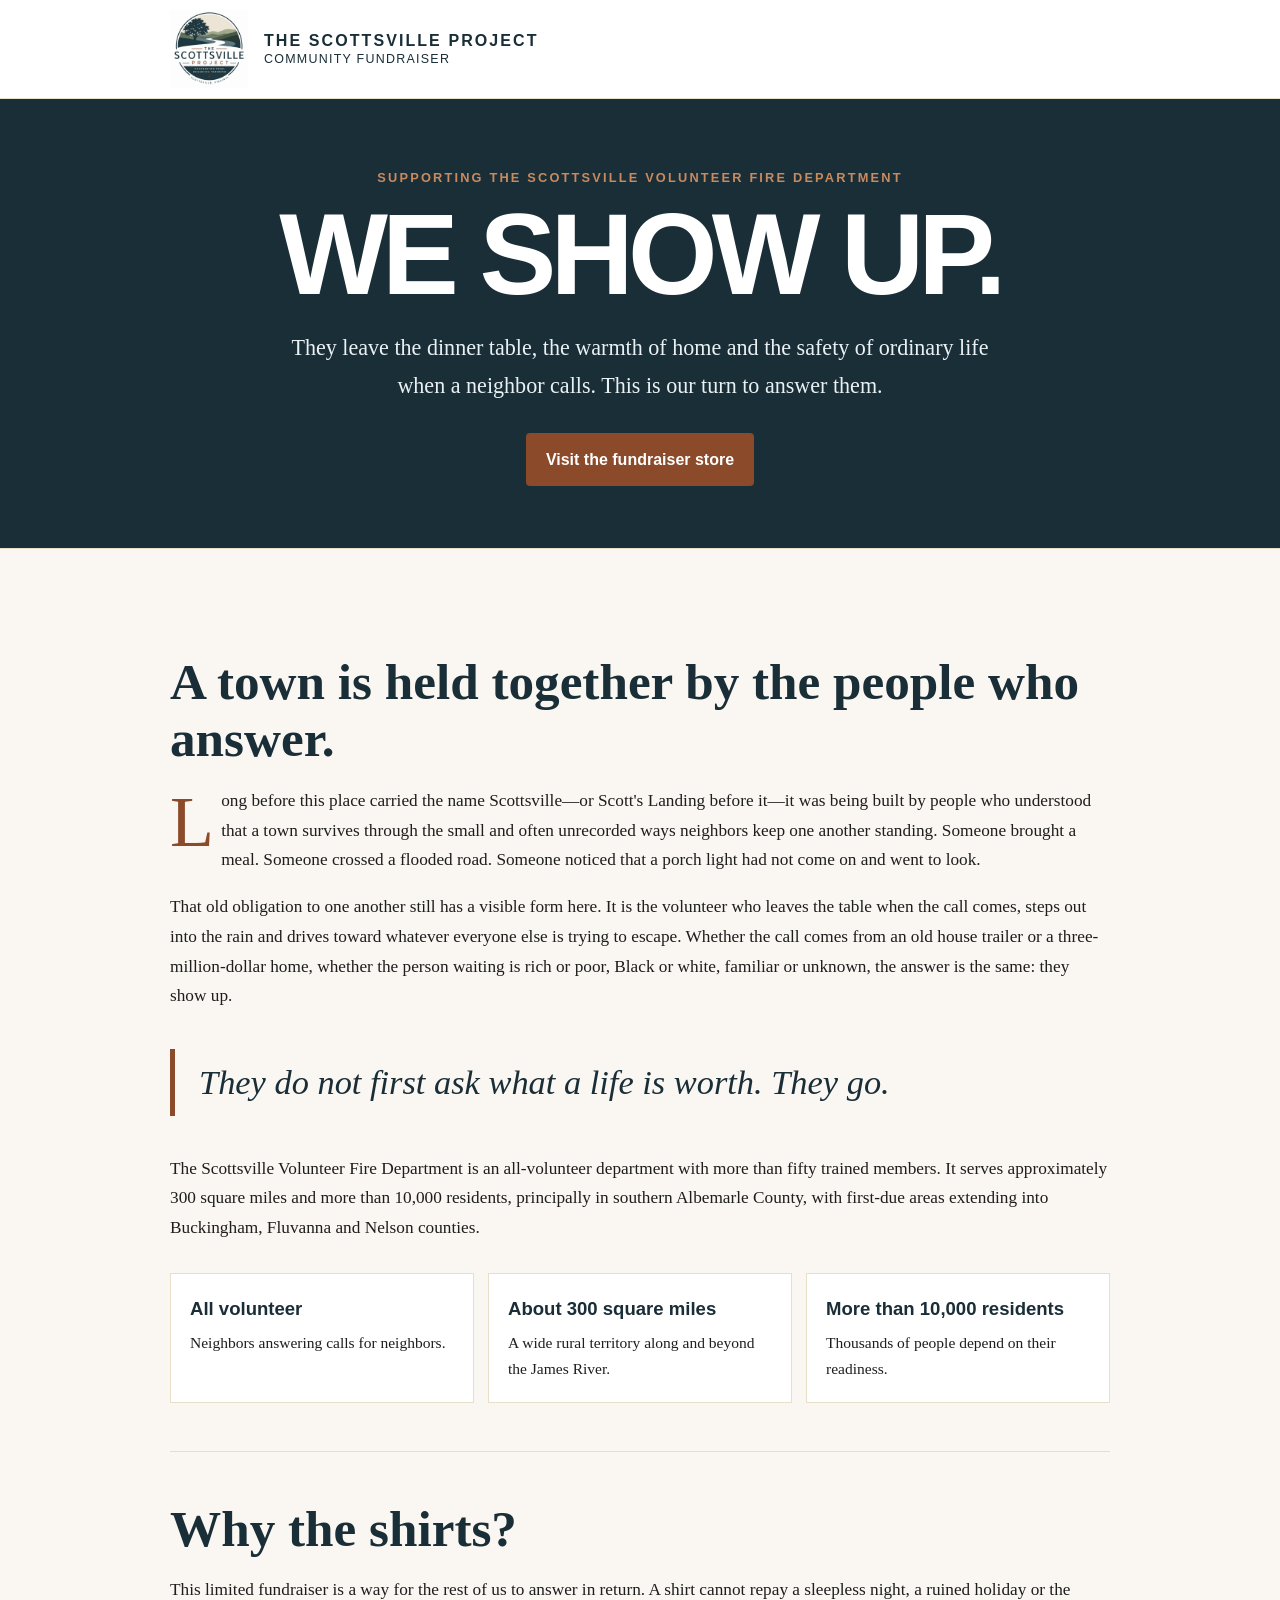
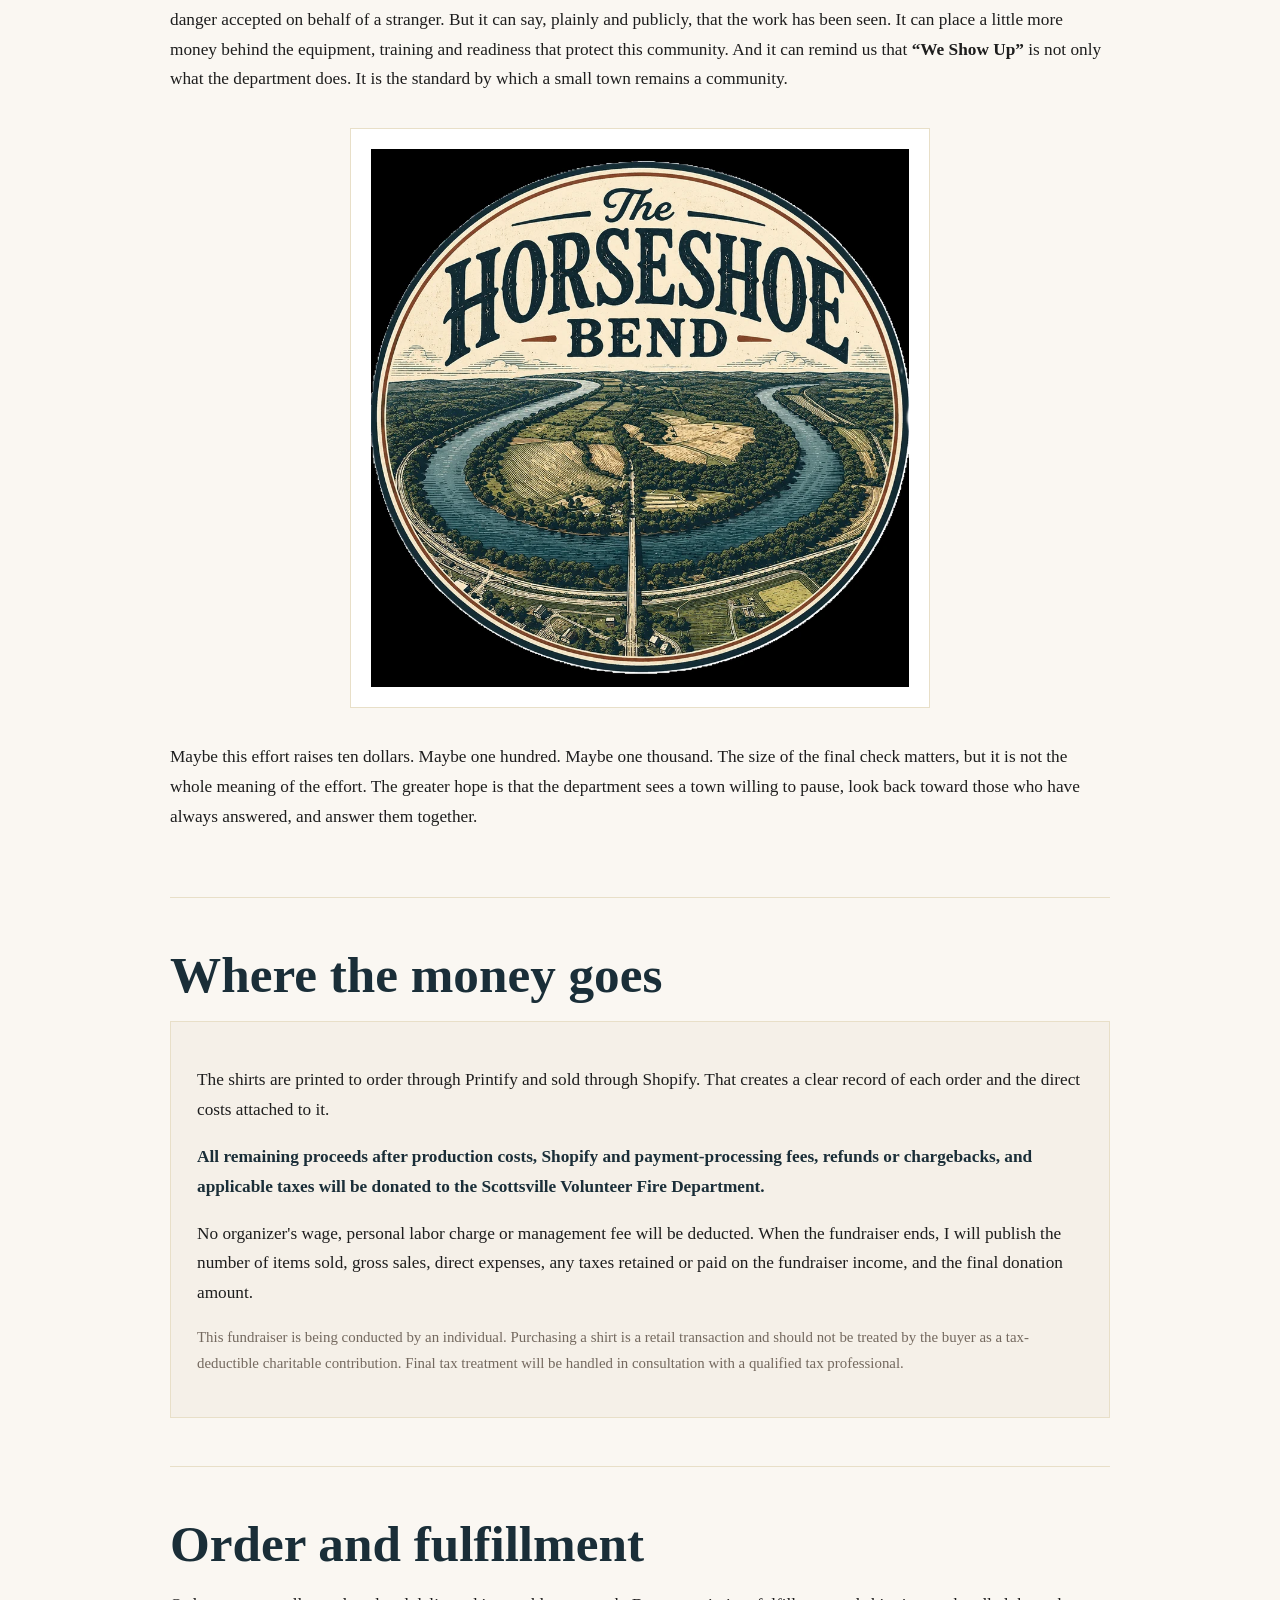
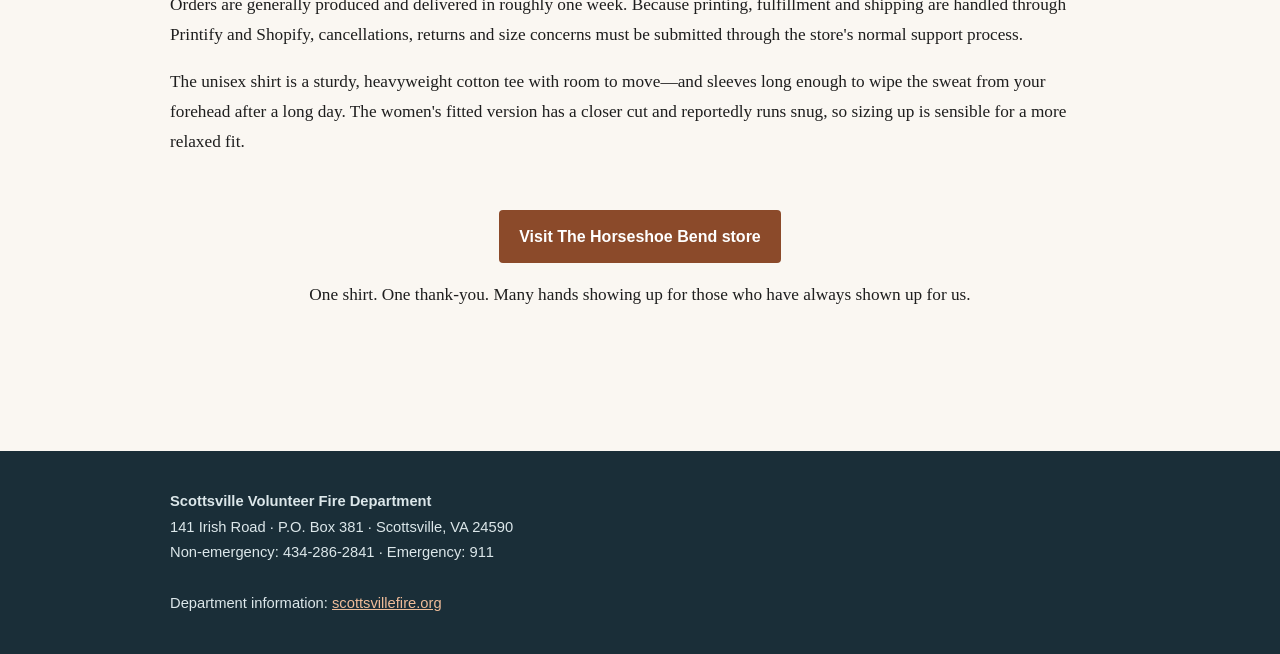
<file: showup/index.html>
<!doctype html>
<html lang="en">
<head>
  <meta charset="utf-8">
  <meta name="viewport" content="width=device-width, initial-scale=1">
  <title>We Show Up | Scottsville Fire Department Fundraiser</title>
  <meta name="description" content="A limited community T-shirt fundraiser supporting the Scottsville Volunteer Fire Department.">
  <meta property="og:title" content="We Show Up — Scottsville Fire Department Fundraiser">
  <meta property="og:description" content="They show up for us. This is our turn to show up for them.">
  <meta property="og:type" content="website">
  <meta property="og:url" content="https://scottsville.github.io/showup/">
  <style>
    :root {
      --deep:#1a2e38;
      --river:#2c4a5a;
      --rust:#8b4a2a;
      --rust-light:#c98a5e;
      --moss:#4a6741;
      --cream:#faf7f2;
      --sand:#f5f0e8;
      --line:#e8dfc8;
      --ink:#1e1e1e;
      --muted:#74695f;
    }
    * { box-sizing:border-box; }
    html { scroll-behavior:smooth; }
    body {
      margin:0;
      background:var(--cream);
      color:var(--ink);
      font-family:Georgia, "Times New Roman", serif;
      line-height:1.72;
    }
    img { max-width:100%; display:block; }
    a { color:var(--rust); }
    .wrap { width:min(940px, calc(100% - 36px)); margin:auto; }
    .topbar {
      background:white;
      border-bottom:1px solid var(--line);
    }
    .topbar .wrap {
      min-height:86px;
      display:flex;
      align-items:center;
      gap:16px;
      padding:10px 0;
    }
    .topbar img { width:78px; height:78px; object-fit:contain; }
    .brand {
      font-family:Arial, Helvetica, sans-serif;
      color:var(--deep);
      text-transform:uppercase;
      letter-spacing:.1em;
      font-size:.78rem;
      line-height:1.35;
    }
    .brand strong { display:block; font-size:1rem; letter-spacing:.13em; }
    .hero {
      background:var(--deep);
      color:white;
      text-align:center;
      padding:68px 18px 62px;
    }
    .eyebrow {
      font-family:Arial, Helvetica, sans-serif;
      text-transform:uppercase;
      letter-spacing:.17em;
      color:var(--rust-light);
      font-size:.8rem;
      font-weight:700;
    }
    h1 {
      font-family:Arial, Helvetica, sans-serif;
      font-size:clamp(3.3rem, 11vw, 7.2rem);
      line-height:.9;
      letter-spacing:-.05em;
      margin:14px 0 22px;
    }
    .hero p {
      max-width:720px;
      margin:0 auto;
      color:#eaf1f3;
      font-size:clamp(1.12rem, 2.5vw, 1.38rem);
    }
    .button {
      display:inline-block;
      margin-top:28px;
      padding:13px 20px;
      border-radius:4px;
      background:var(--rust);
      color:white;
      font-family:Arial, Helvetica, sans-serif;
      font-weight:700;
      text-decoration:none;
    }
    main { padding:56px 0 72px; }
    section {
      padding-bottom:48px;
      margin-bottom:48px;
      border-bottom:1px solid var(--line);
    }
    section:last-child { border-bottom:0; margin-bottom:0; }
    h2 {
      color:var(--deep);
      font-size:clamp(2rem, 5vw, 3.2rem);
      line-height:1.12;
      margin:0 0 18px;
    }
    p { font-size:1.08rem; }
    .opening::first-letter {
      float:left;
      color:var(--rust);
      font-size:4.5rem;
      line-height:.8;
      padding:.12em .1em 0 0;
    }
    blockquote {
      margin:38px 0;
      padding:10px 0 10px 24px;
      border-left:5px solid var(--rust);
      color:var(--deep);
      font-size:clamp(1.5rem, 3vw, 2.15rem);
      line-height:1.35;
      font-style:italic;
    }
    .facts {
      display:grid;
      grid-template-columns:repeat(3, 1fr);
      gap:14px;
      margin-top:30px;
    }
    .fact {
      background:white;
      border:1px solid var(--line);
      padding:19px;
      font-size:.97rem;
    }
    .fact strong {
      display:block;
      color:var(--deep);
      font-family:Arial, Helvetica, sans-serif;
      font-size:1.16rem;
      margin-bottom:5px;
    }
    .art {
      width:min(580px, 100%);
      margin:34px auto;
      padding:20px;
      background:white;
      border:1px solid var(--line);
    }
    .transparency {
      background:var(--sand);
      border:1px solid var(--line);
      padding:26px;
    }
    .transparency strong { color:var(--deep); }
    .small { color:var(--muted); font-size:.93rem; }
    .closing {
      text-align:center;
      padding:8px 0 4px;
    }
    .closing p { max-width:690px; margin-left:auto; margin-right:auto; }
    footer {
      background:var(--deep);
      color:#dce7ea;
      padding:38px 18px;
      font-family:Arial, Helvetica, sans-serif;
      font-size:.92rem;
    }
    footer a { color:#efbc99; }
    @media (max-width:700px) {
      .facts { grid-template-columns:1fr; }
      .topbar img { width:64px; height:64px; }
    }
  </style>
</head>
<body>
  <header class="topbar">
    <div class="wrap">
      <img src="[data-uri]" alt="The Scottsville Project logo">
      <div class="brand">
        <strong>The Scottsville Project</strong>
        Community Fundraiser
      </div>
    </div>
  </header>

  <section class="hero">
    <div class="wrap">
      <div class="eyebrow">Supporting the Scottsville Volunteer Fire Department</div>
      <h1>WE SHOW UP.</h1>
      <p>They leave the dinner table, the warmth of home and the safety of ordinary life when a neighbor calls. This is our turn to answer them.</p>
      <a class="button" href="https://thehorseshoebend.myshopify.com/">Visit the fundraiser store</a>
    </div>
  </section>

  <main class="wrap">
    <section>
      <h2>A town is held together by the people who answer.</h2>

      <p class="opening">Long before this place carried the name Scottsville—or Scott's Landing before it—it was being built by people who understood that a town survives through the small and often unrecorded ways neighbors keep one another standing. Someone brought a meal. Someone crossed a flooded road. Someone noticed that a porch light had not come on and went to look.</p>

      <p>That old obligation to one another still has a visible form here. It is the volunteer who leaves the table when the call comes, steps out into the rain and drives toward whatever everyone else is trying to escape. Whether the call comes from an old house trailer or a three-million-dollar home, whether the person waiting is rich or poor, Black or white, familiar or unknown, the answer is the same: they show up.</p>

      <blockquote>They do not first ask what a life is worth. They go.</blockquote>

      <p>The Scottsville Volunteer Fire Department is an all-volunteer department with more than fifty trained members. It serves approximately 300 square miles and more than 10,000 residents, principally in southern Albemarle County, with first-due areas extending into Buckingham, Fluvanna and Nelson counties.</p>

      <div class="facts">
        <div class="fact"><strong>All volunteer</strong>Neighbors answering calls for neighbors.</div>
        <div class="fact"><strong>About 300 square miles</strong>A wide rural territory along and beyond the James River.</div>
        <div class="fact"><strong>More than 10,000 residents</strong>Thousands of people depend on their readiness.</div>
      </div>
    </section>

    <section>
      <h2>Why the shirts?</h2>

      <p>This limited fundraiser is a way for the rest of us to answer in return. A shirt cannot repay a sleepless night, a ruined holiday or the danger accepted on behalf of a stranger. But it can say, plainly and publicly, that the work has been seen. It can place a little more money behind the equipment, training and readiness that protect this community. And it can remind us that <strong>“We Show Up”</strong> is not only what the department does. It is the standard by which a small town remains a community.</p>

      <div class="art">
        <img src="[data-uri]" alt="The Horseshoe Bend Scottsville design offered in the fundraiser">
      </div>

      <p>Maybe this effort raises ten dollars. Maybe one hundred. Maybe one thousand. The size of the final check matters, but it is not the whole meaning of the effort. The greater hope is that the department sees a town willing to pause, look back toward those who have always answered, and answer them together.</p>
    </section>

    <section>
      <h2>Where the money goes</h2>

      <div class="transparency">
        <p>The shirts are printed to order through Printify and sold through Shopify. That creates a clear record of each order and the direct costs attached to it.</p>

        <p><strong>All remaining proceeds after production costs, Shopify and payment-processing fees, refunds or chargebacks, and applicable taxes will be donated to the Scottsville Volunteer Fire Department.</strong></p>

        <p>No organizer's wage, personal labor charge or management fee will be deducted. When the fundraiser ends, I will publish the number of items sold, gross sales, direct expenses, any taxes retained or paid on the fundraiser income, and the final donation amount.</p>

        <p class="small">This fundraiser is being conducted by an individual. Purchasing a shirt is a retail transaction and should not be treated by the buyer as a tax-deductible charitable contribution. Final tax treatment will be handled in consultation with a qualified tax professional.</p>
      </div>
    </section>

    <section>
      <h2>Order and fulfillment</h2>

      <p>Orders are generally produced and delivered in roughly one week. Because printing, fulfillment and shipping are handled through Printify and Shopify, cancellations, returns and size concerns must be submitted through the store's normal support process.</p>

      <p>The unisex shirt is a sturdy, heavyweight cotton tee with room to move—and sleeves long enough to wipe the sweat from your forehead after a long day. The women's fitted version has a closer cut and reportedly runs snug, so sizing up is sensible for a more relaxed fit.</p>

      <div class="closing">
        <a class="button" href="https://thehorseshoebend.myshopify.com/">Visit The Horseshoe Bend store</a>
        <p>One shirt. One thank-you. Many hands showing up for those who have always shown up for us.</p>
      </div>
    </section>
  </main>

  <footer>
    <div class="wrap">
      <strong>Scottsville Volunteer Fire Department</strong><br>
      141 Irish Road · P.O. Box 381 · Scottsville, VA 24590<br>
      Non-emergency: 434-286-2841 · Emergency: 911<br><br>
      Department information: <a href="https://www.scottsvillefire.org/">scottsvillefire.org</a>
    </div>
  </footer>
</body>
</html>
</file>
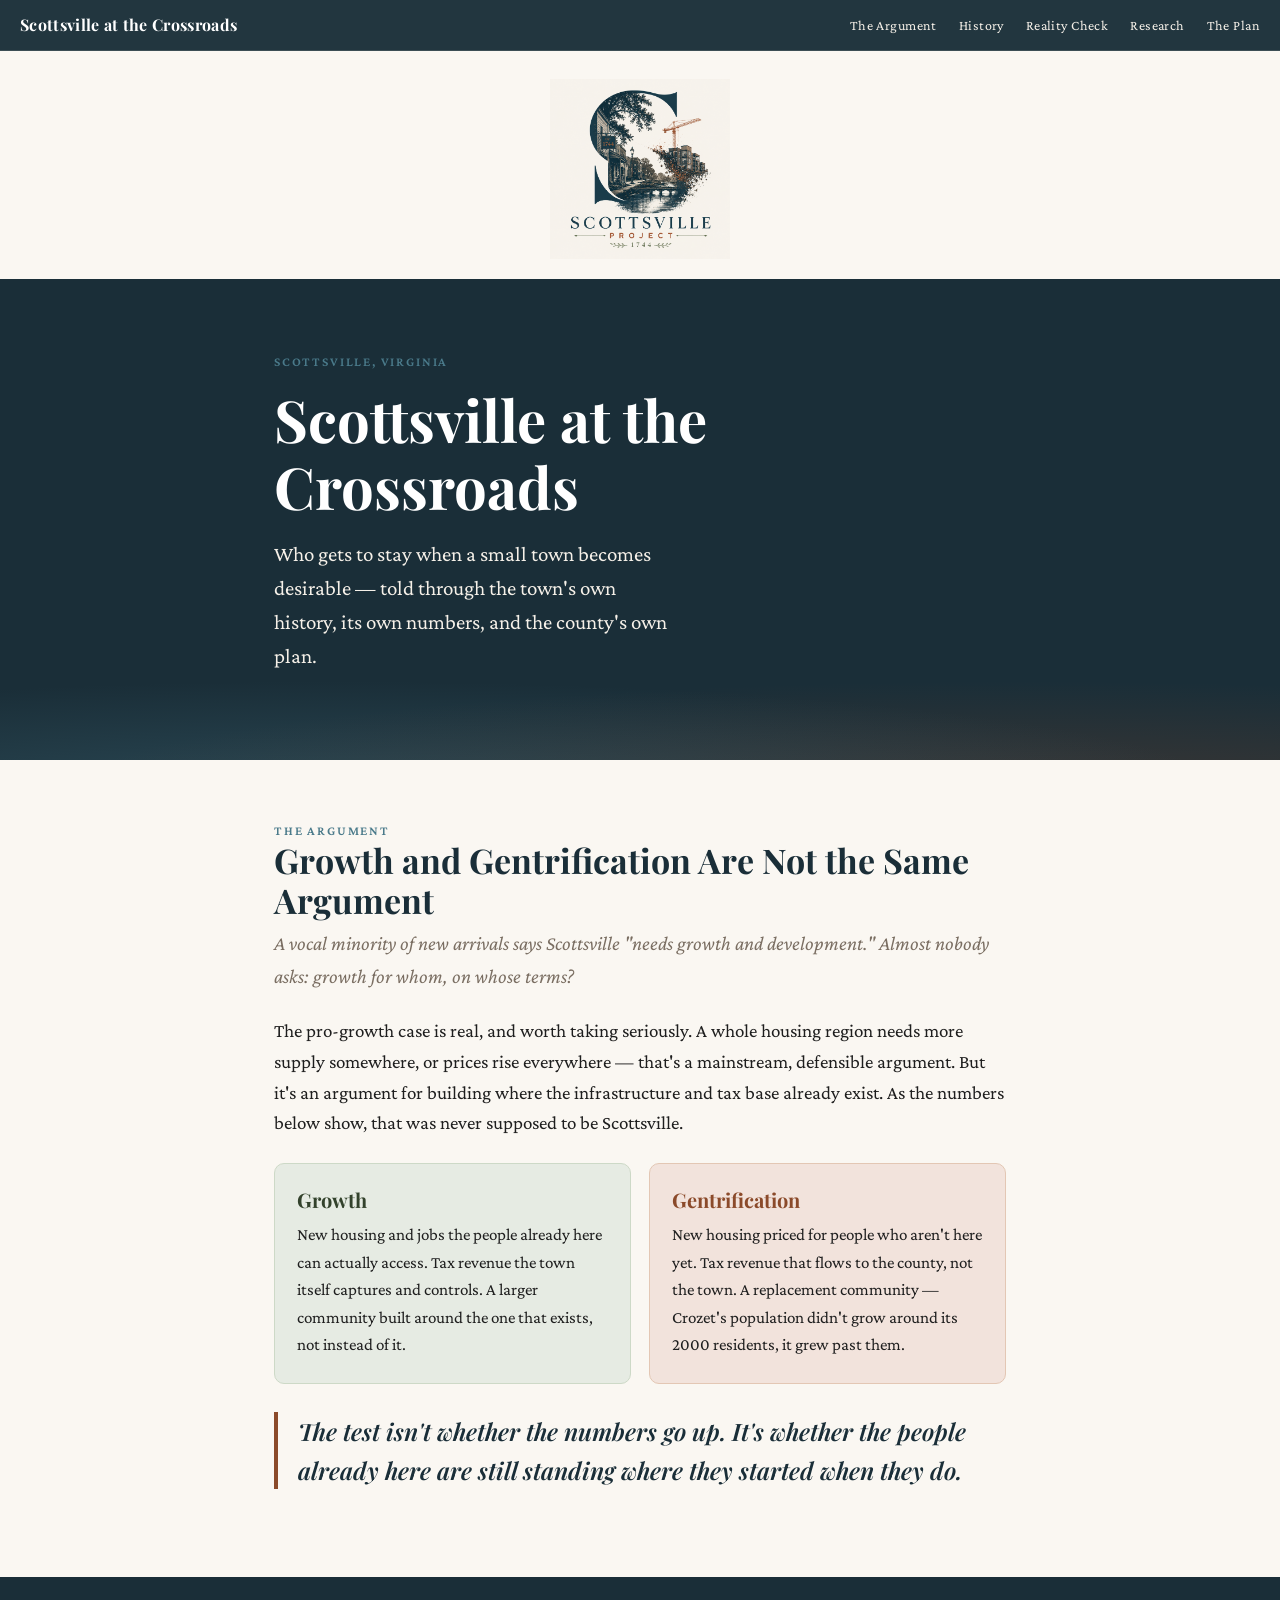
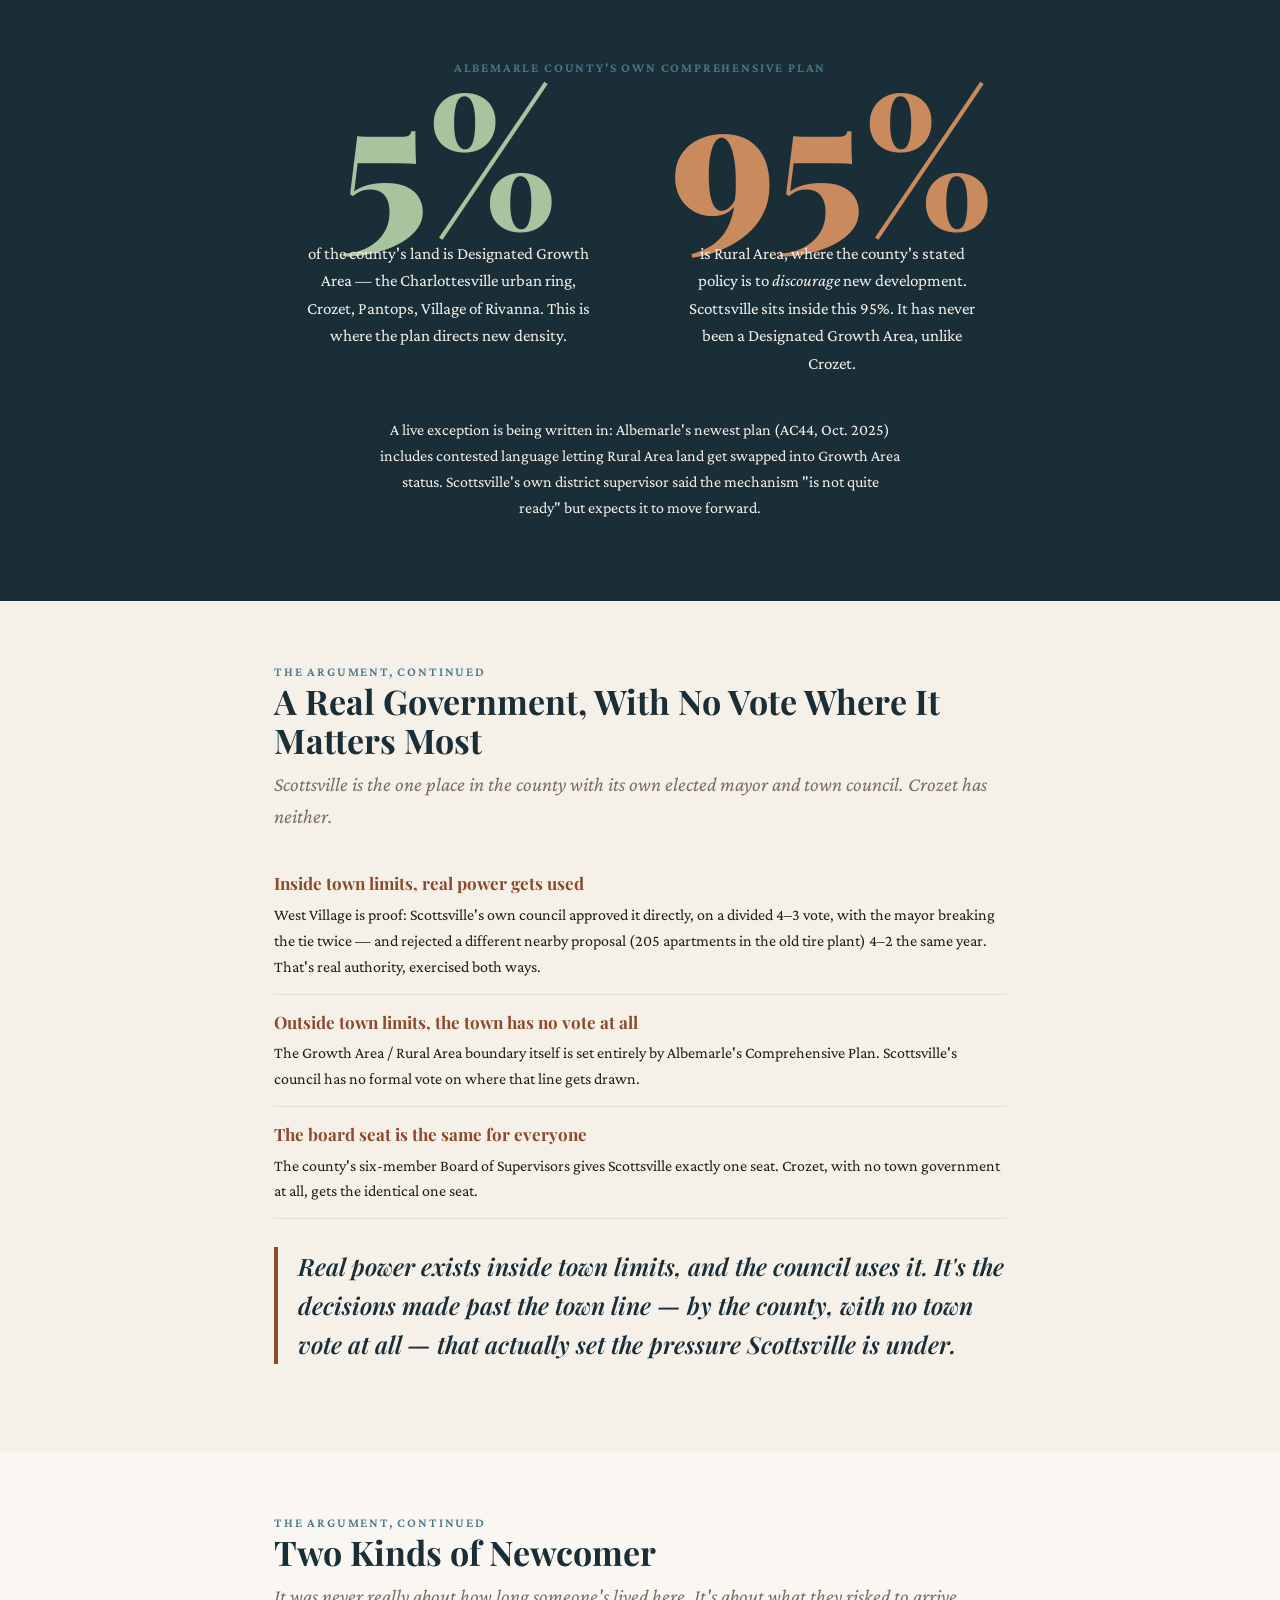
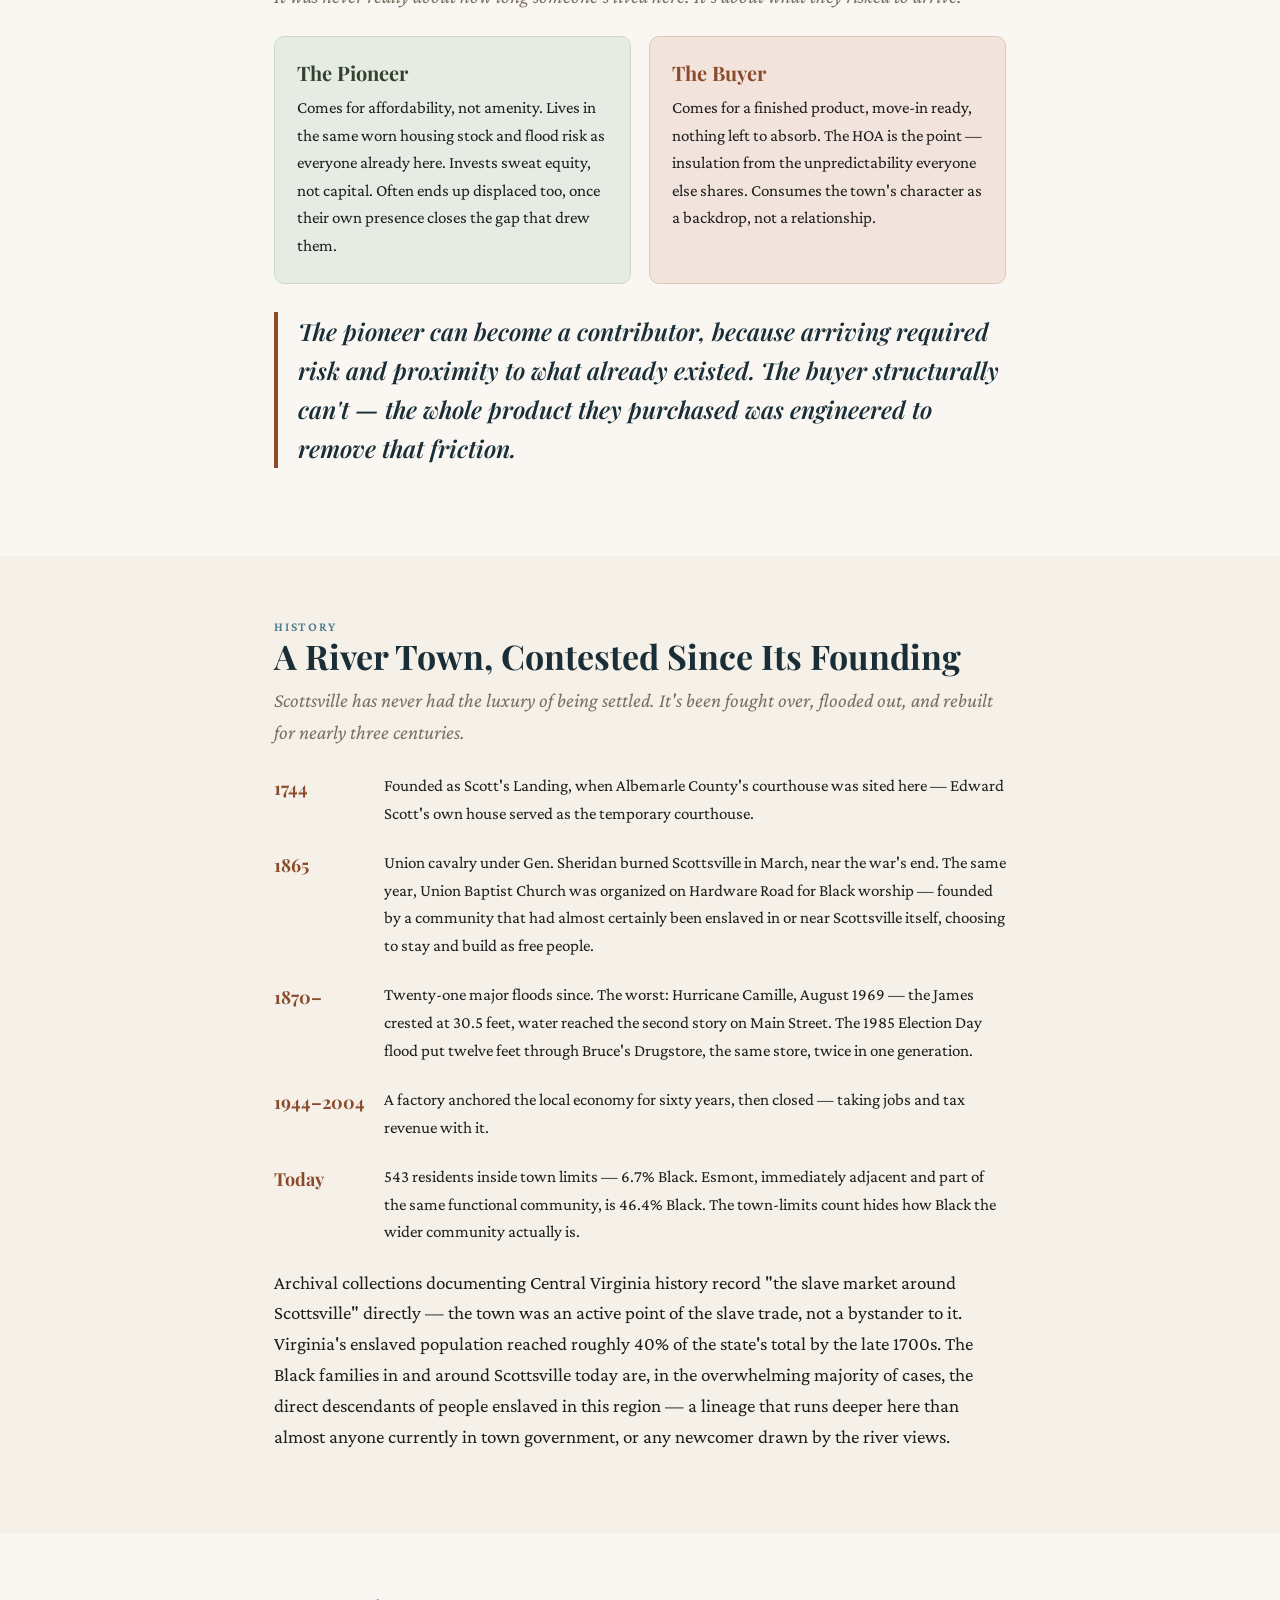
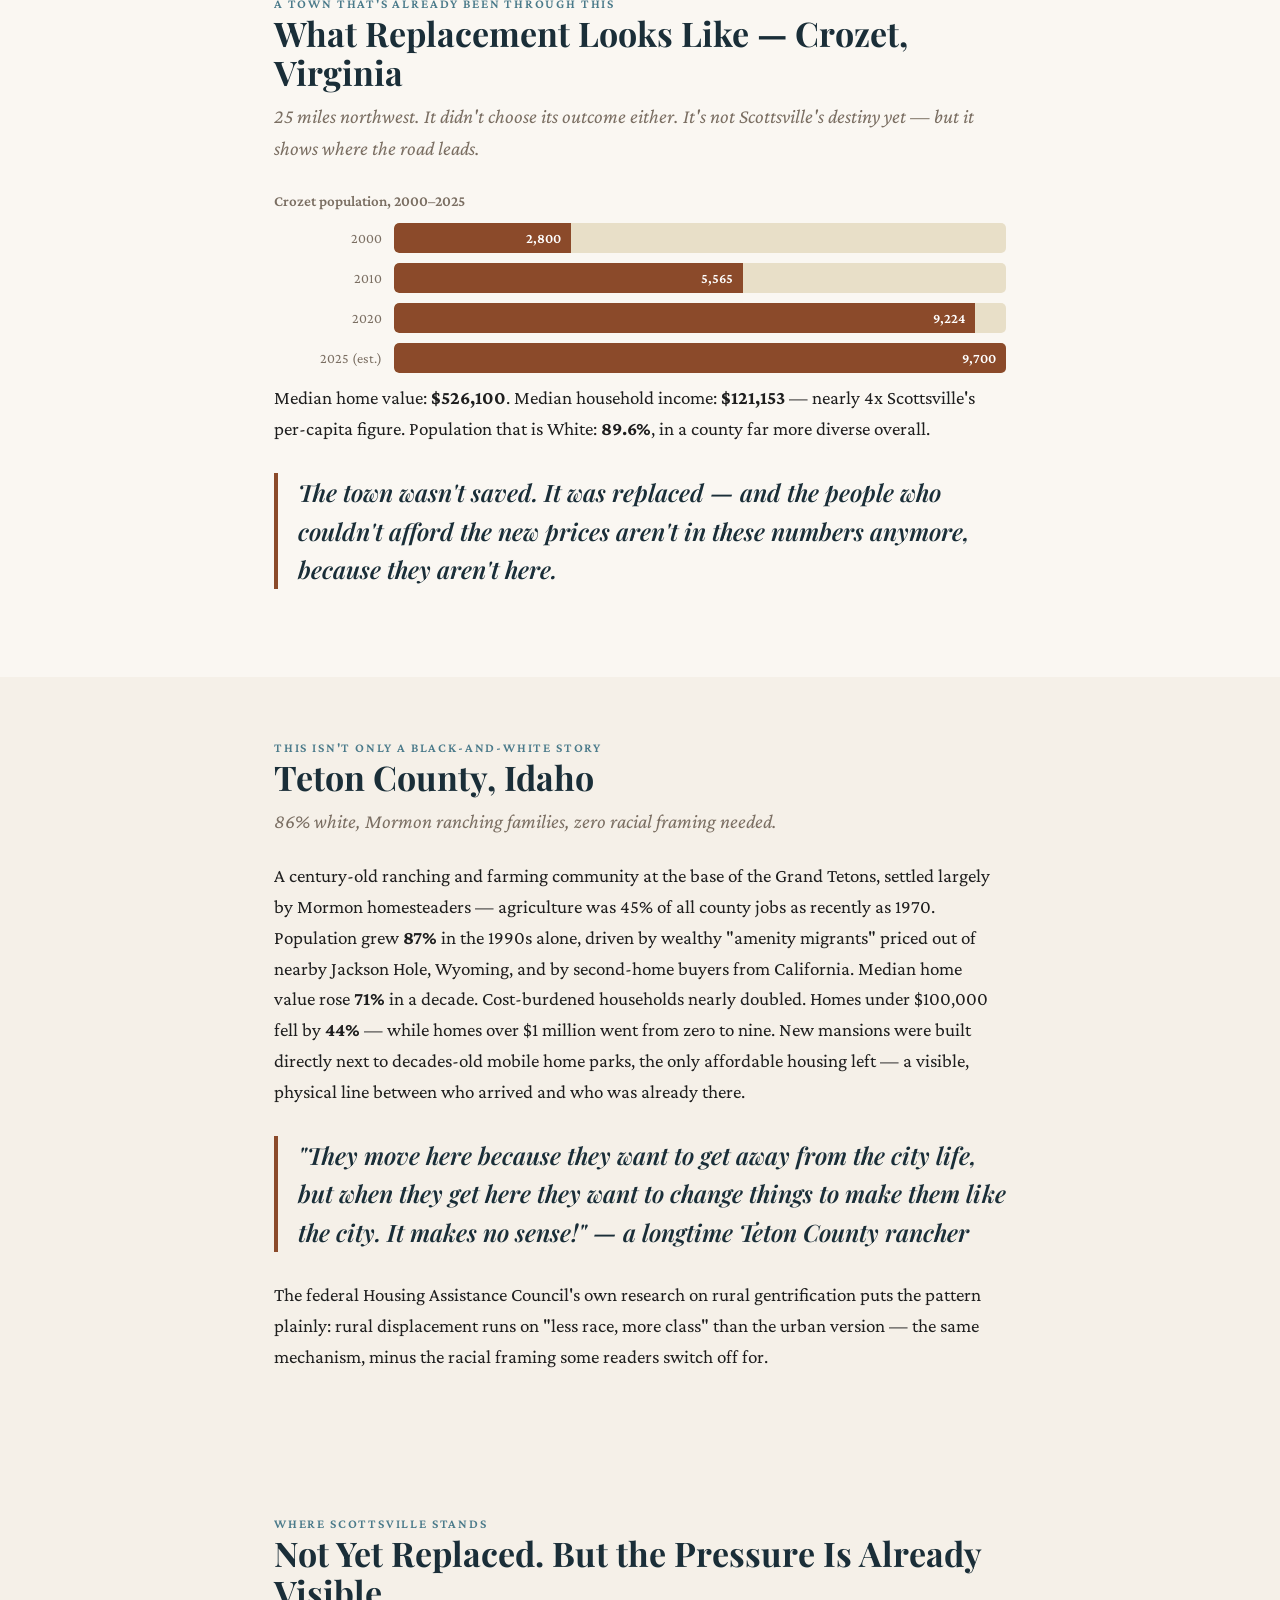
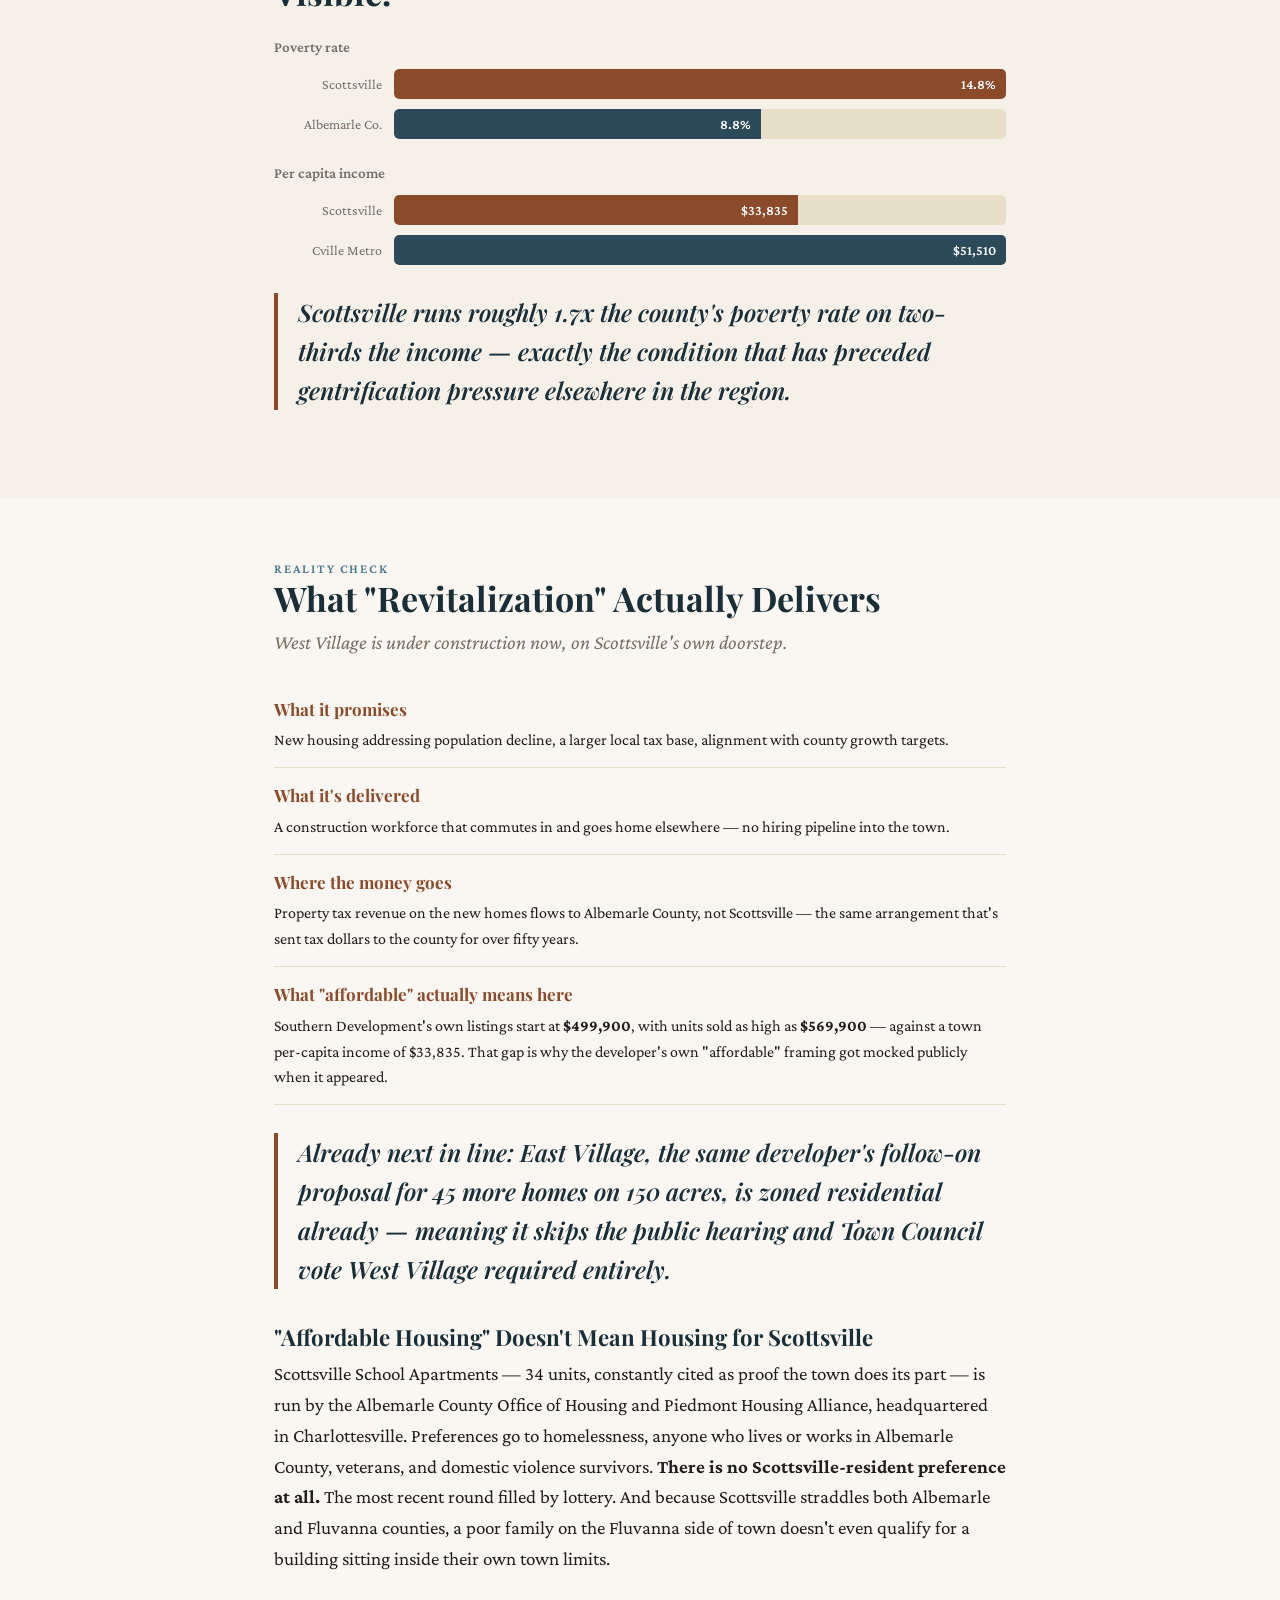
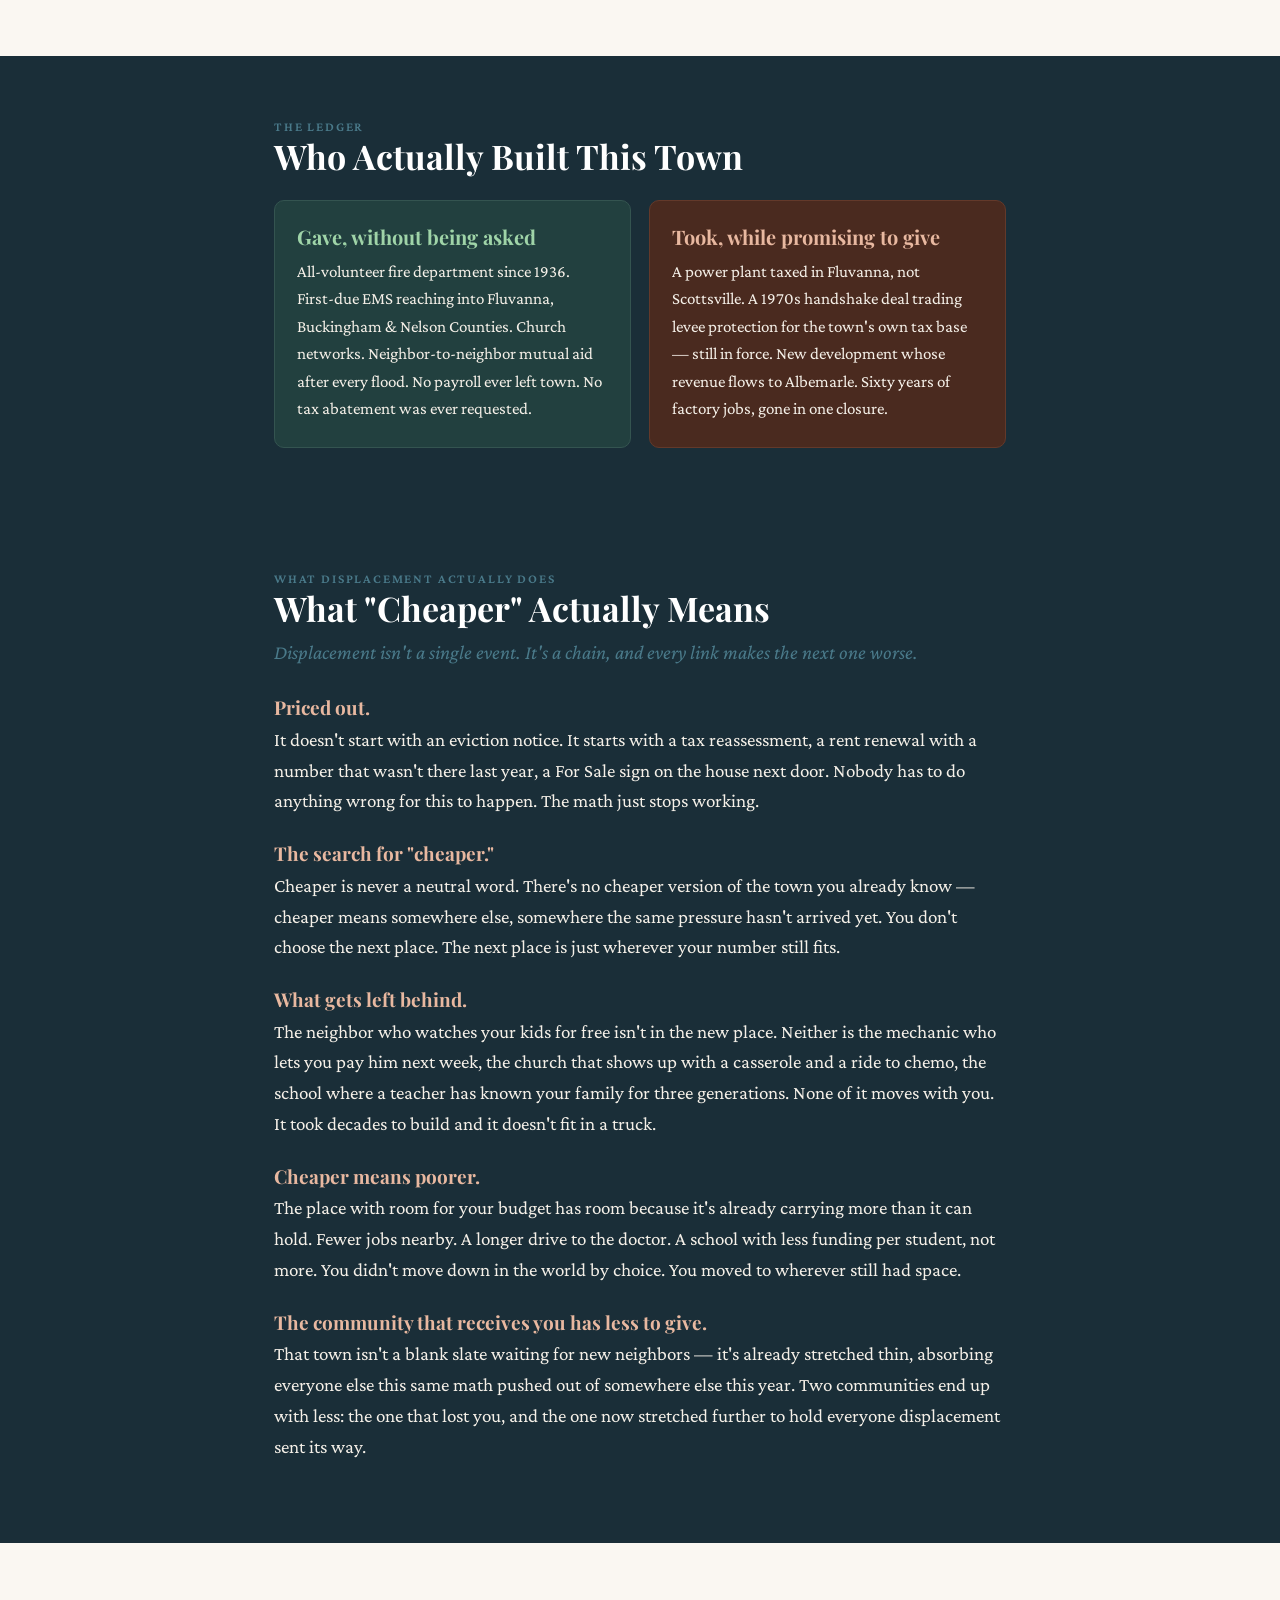
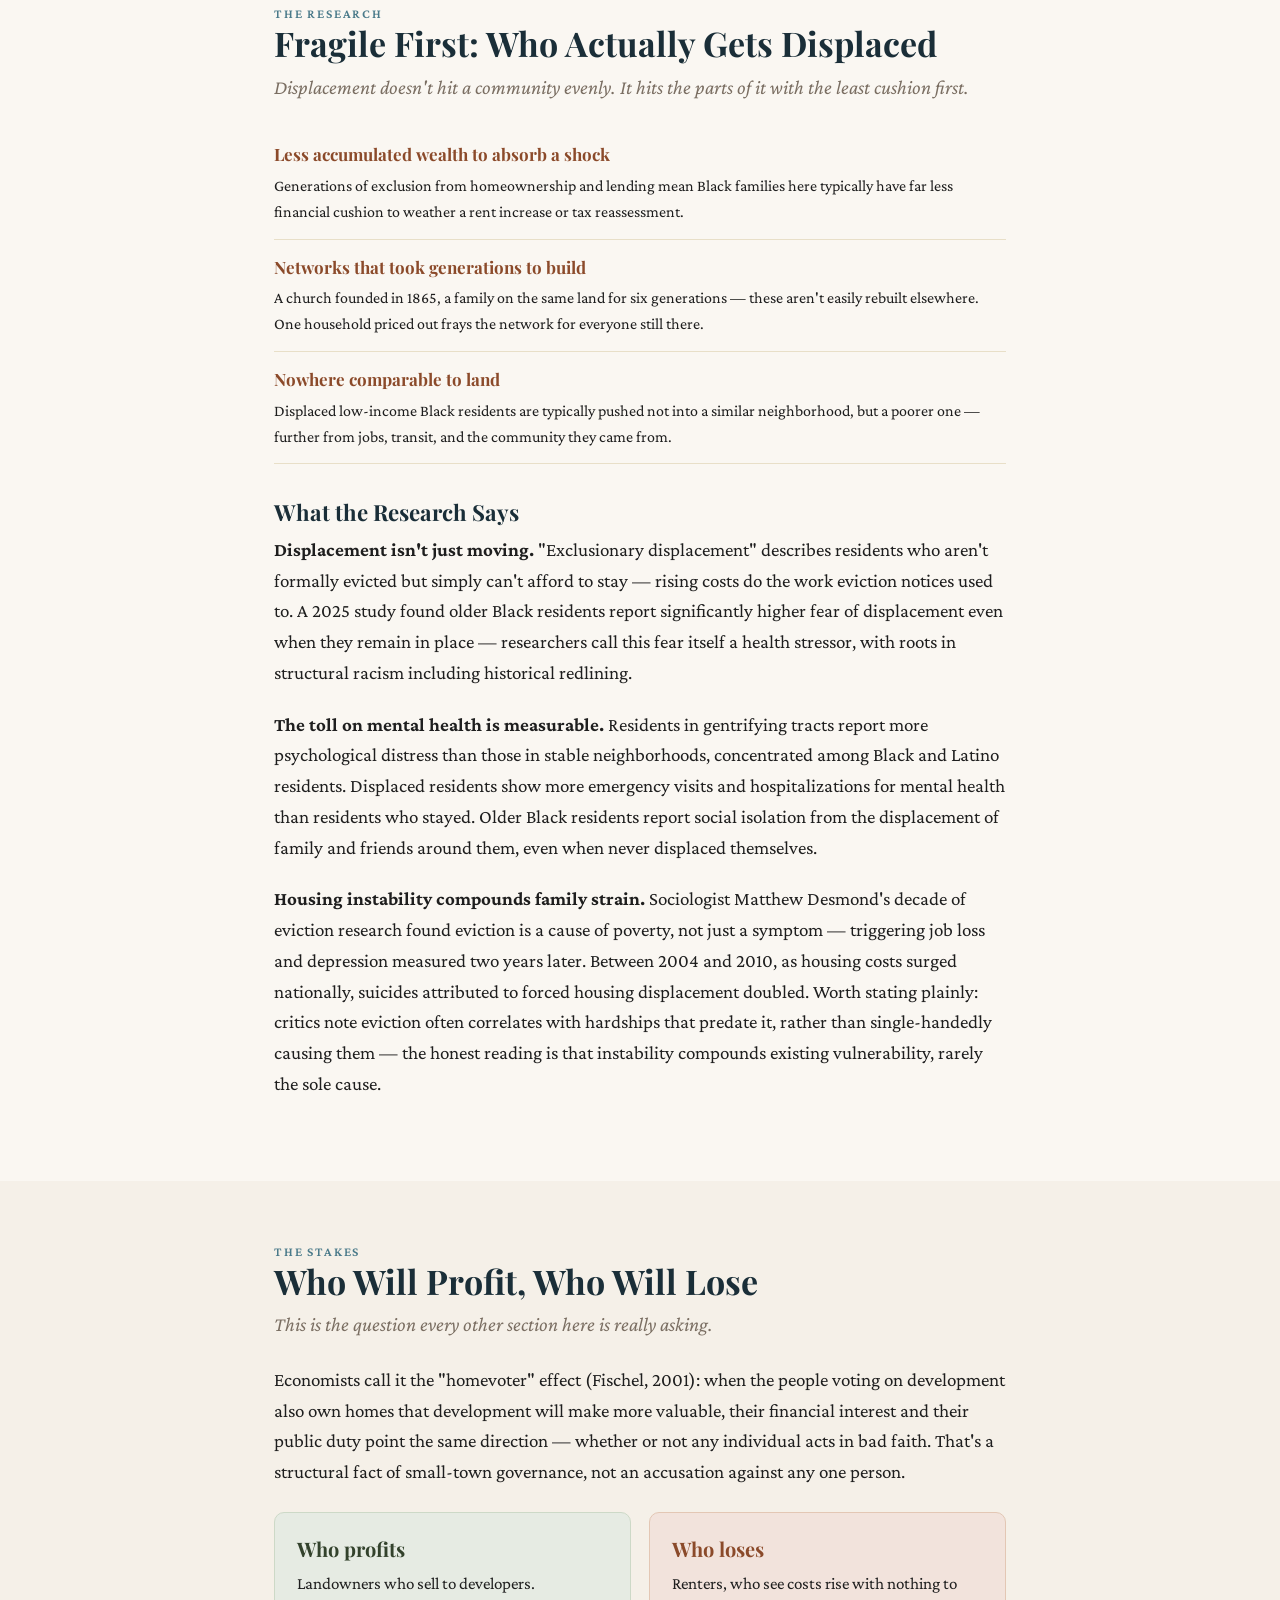
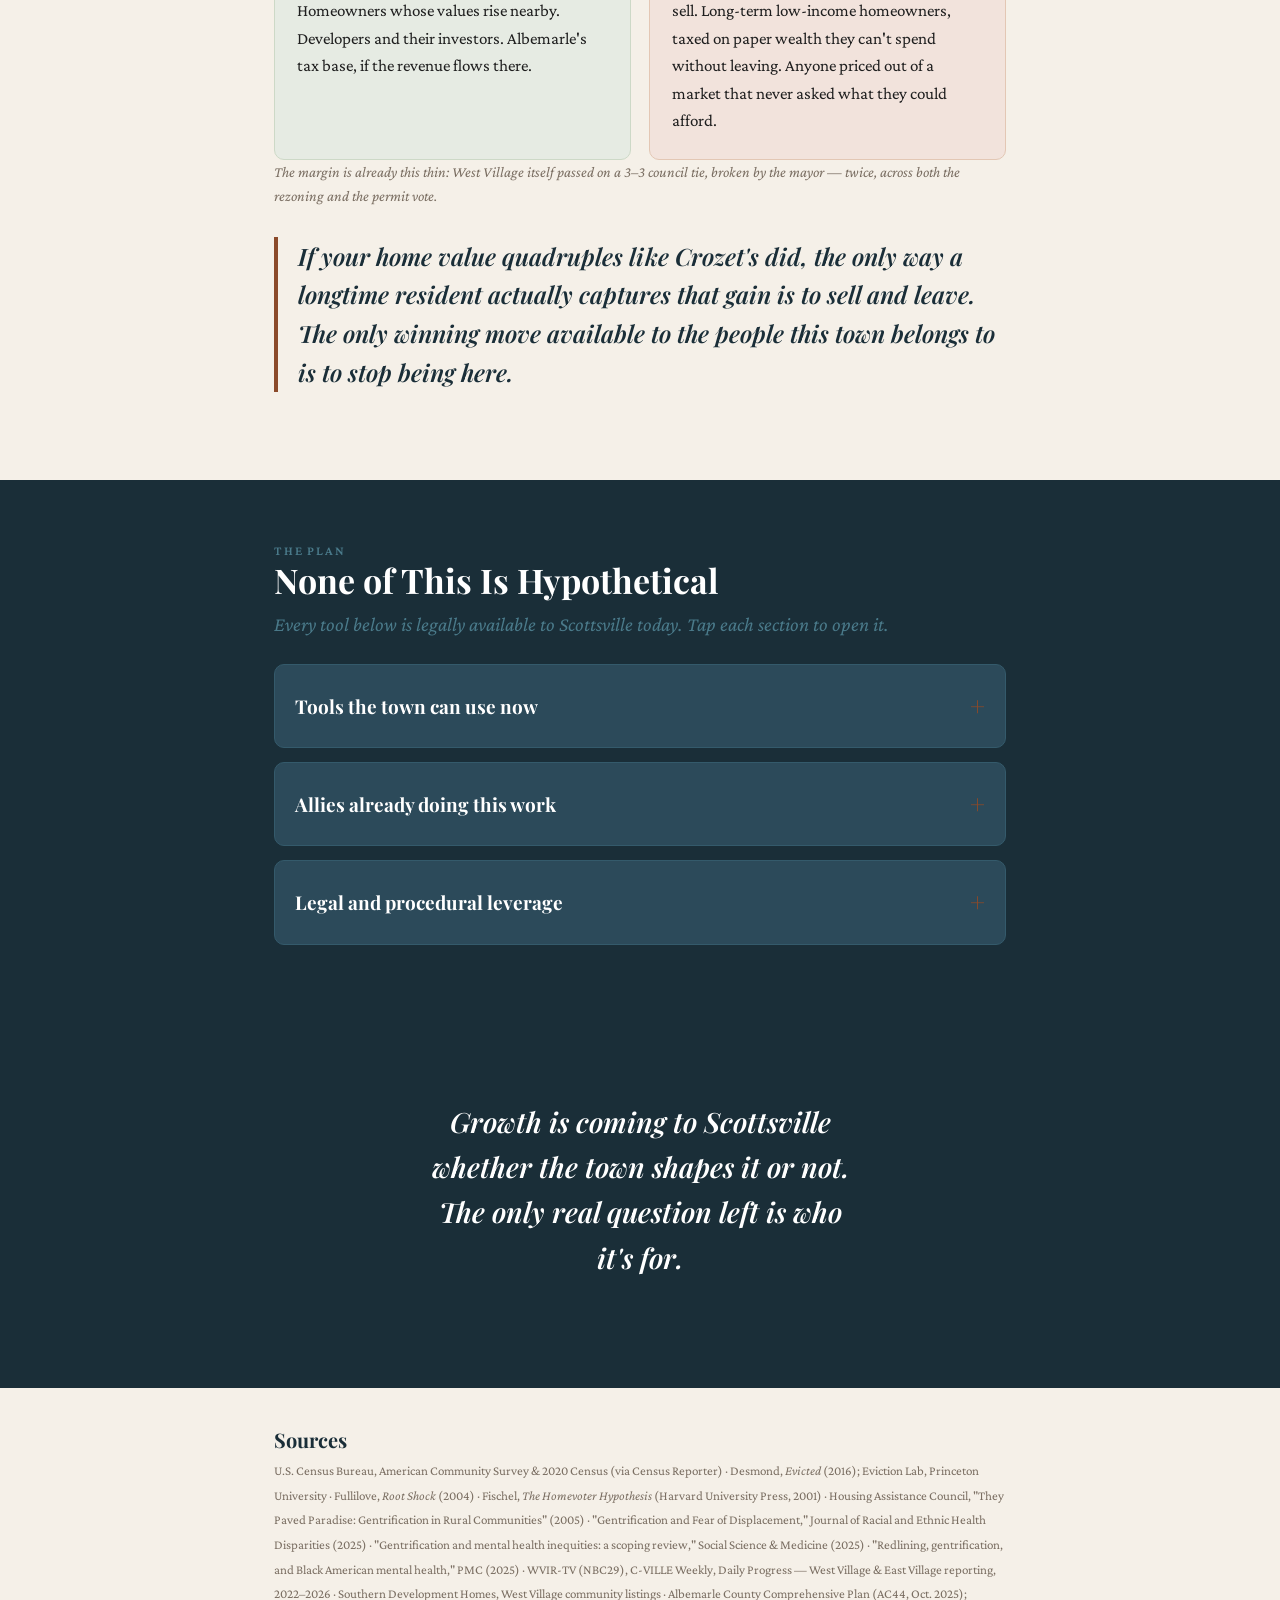
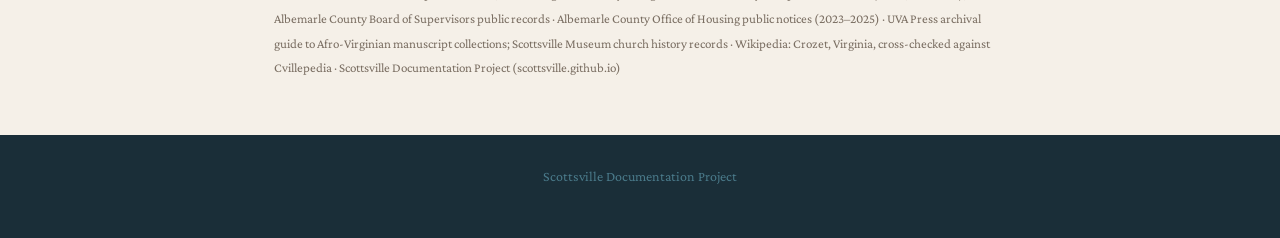
<file: crossroads.html>
<!DOCTYPE html>
<html lang="en">
<head>
<meta charset="UTF-8">
<meta name="viewport" content="width=device-width, initial-scale=1.0">
<title>Scottsville at the Crossroads</title>
<meta name="description" content="A history, a warning, and a choice — who gets to stay when a small Virginia town becomes desirable.">

<!-- Open Graph / social share preview -->
<meta property="og:type" content="article">
<meta property="og:title" content="Scottsville at the Crossroads">
<meta property="og:description" content="Growth and gentrification are not the same argument. Here's the difference, told through Scottsville's own numbers.">
<meta property="og:image" content="og-image.png">
<meta property="og:url" content="https://scottsville.github.io/crossroads.html">
<meta name="twitter:card" content="summary_large_image">
<meta name="twitter:title" content="Scottsville at the Crossroads">
<meta name="twitter:description" content="Growth and gentrification are not the same argument.">
<meta name="twitter:image" content="og-image.png">

<link rel="icon" href="favicon.svg" type="image/svg+xml">
<link rel="preconnect" href="https://fonts.googleapis.com">
<link rel="preconnect" href="https://fonts.gstatic.com" crossorigin>
<link href="https://fonts.googleapis.com/css2?family=Playfair+Display:ital,wght@0,600;0,700;0,900;1,600&family=Crimson+Pro:ital,wght@0,400;0,500;0,600;1,400&display=swap" rel="stylesheet">

<style>
  :root{
    --river-deep:#1a2e38; --river:#2c4a5a; --river-light:#4a7a8a;
    --rust:#8b4a2a; --rust-light:#c98a5e;
    --moss:#4a6741; --moss-deep:#33422c; --moss-light:#a8c39e;
    --sand:#f5f0e8; --sand-dark:#e8dfc8; --cream:#faf7f2;
    --ink:#1e1e1e; --stone:#7a6e62;
    --serif: 'Playfair Display', Georgia, serif;
    --body: 'Crimson Pro', Georgia, serif;
    --maxw: 780px;
  }
  *{box-sizing:border-box;}
  html{scroll-behavior:smooth;}
  body{
    margin:0; background:var(--cream); color:var(--ink);
    font-family:var(--body); font-size:19px; line-height:1.62;
    -webkit-font-smoothing:antialiased;
  }
  @media (prefers-reduced-motion: reduce){ html{scroll-behavior:auto;} *{animation:none !important; transition:none !important;} }

  h1,h2,h3{ font-family:var(--serif); font-weight:700; line-height:1.15; color:var(--river-deep); margin:0 0 .4em; }
  a{ color:var(--rust); }
  a:focus-visible, button:focus-visible, summary:focus-visible{ outline:3px solid var(--rust); outline-offset:2px; }

  .wrap{ max-width:var(--maxw); margin:0 auto; padding:0 24px; }
  .eyebrow{ font-family:var(--body); text-transform:uppercase; letter-spacing:.14em; font-size:13px; font-weight:600; color:var(--river-light); }

  /* ---- Top bar ---- */
  header.topbar{
    position:sticky; top:0; z-index:50; background:rgba(26,46,56,.96); backdrop-filter:blur(6px);
    color:var(--sand); padding:12px 20px; display:flex; align-items:center; justify-content:space-between;
    border-bottom:1px solid rgba(245,240,232,.12);
  }
  .topbar .brand{ font-family:var(--serif); font-weight:700; font-size:16px; color:#fff; text-decoration:none; letter-spacing:.02em; }
  .topbar nav{ display:none; }
  .menu-btn{ background:none; border:1px solid rgba(245,240,232,.3); color:var(--sand); font-family:var(--body); font-size:15px; padding:6px 14px; border-radius:20px; cursor:pointer; }
  #navpanel{ display:none; position:fixed; inset:0; background:var(--river-deep); z-index:60; padding:80px 32px 32px; overflow-y:auto; }
  #navpanel.open{ display:block; }
  #navpanel a{ display:block; color:var(--sand); font-family:var(--serif); font-size:24px; text-decoration:none; padding:12px 0; border-bottom:1px solid rgba(245,240,232,.12); }
  .close-btn{ position:fixed; top:16px; right:20px; background:none; border:none; color:var(--sand); font-size:32px; z-index:70; cursor:pointer; line-height:1; }
  @media (min-width:820px){
    .topbar nav{ display:flex; gap:22px; }
    .topbar nav a{ color:var(--sand); text-decoration:none; font-size:14px; letter-spacing:.03em; }
    .topbar nav a:hover{ color:#fff; }
    .menu-btn{ display:none; }
  }

  /* ---- Hero ---- */
  .hero{ background:var(--river-deep); color:#fff; padding:72px 0 64px; position:relative; overflow:hidden; }
  .hero::after{ content:""; position:absolute; left:-10%; right:-10%; bottom:-40px; height:140px;
    background:radial-gradient(ellipse at 30% 100%, rgba(74,122,138,.35), transparent 60%),
               radial-gradient(ellipse at 75% 100%, rgba(139,74,42,.3), transparent 60%); }
  .hero .wrap{ position:relative; }
  .hero h1{ color:#fff; font-size:clamp(38px,8vw,58px); margin:.25em 0 .3em; }
  .hero p.lede{ font-size:21px; color:var(--sand); max-width:34ch; }
  .hero .eyebrow{ color:var(--river-light); }

  /* ---- Sections ---- */
  section{ padding:60px 0; }
  section.alt{ background:var(--sand); }
  section.dark{ background:var(--river-deep); color:var(--sand); }
  section.dark h2, section.dark h3{ color:#fff; }
  section.rust-tint{ background:var(--cream); }
  h2{ font-size:clamp(26px,5vw,34px); }
  h2 + p.dek{ font-size:20px; color:var(--stone); font-style:italic; margin-top:-.3em; margin-bottom:1.2em; }
  section.dark p.dek{ color:var(--river-light); }
  p{ margin:0 0 1.1em; }

  /* ---- Signature stat moment ---- */
  .statmoment{ background:var(--river-deep); color:#fff; padding:80px 0; text-align:center; }
  .statmoment .bignum{ font-family:var(--serif); font-weight:900; font-size:clamp(90px,26vw,180px); line-height:.85; margin:0; }
  .statmoment .bignum.rust{ color:var(--rust-light); }
  .statmoment .bignum.moss{ color:var(--moss-light); }
  .statgrid{ display:grid; grid-template-columns:1fr; gap:36px; }
  @media(min-width:700px){ .statgrid{ grid-template-columns:1fr 1fr; } }
  .statlabel{ font-size:17px; color:var(--sand); max-width:30ch; margin:8px auto 0; }

  /* ---- Cards ---- */
  .cardgrid{ display:grid; grid-template-columns:1fr; gap:18px; margin-top:24px; }
  @media(min-width:680px){ .cardgrid.two{ grid-template-columns:1fr 1fr; } }
  .card{ background:var(--cream); border-radius:10px; padding:24px 22px; border:1px solid var(--sand-dark); }
  .card.moss{ background:#e6ebe3; border-color:#cdd9c7; }
  .card.rust{ background:#f2e3dc; border-color:#e3c7b4; }
  .card h3{ font-size:20px; margin-bottom:.5em; }
  .card.moss h3{ color:var(--moss-deep); }
  .card.rust h3{ color:var(--rust); }
  .card p{ font-size:17px; margin-bottom:0; color:var(--ink); }

  /* ---- Bar chart (pure CSS) ---- */
  .chart{ margin:22px 0 8px; }
  .chart-title{ font-weight:600; font-size:15px; color:var(--stone); margin-bottom:10px; }
  .bar-row{ display:flex; align-items:center; gap:12px; margin-bottom:10px; }
  .bar-label{ width:108px; flex-shrink:0; font-size:14px; color:var(--stone); text-align:right; }
  .bar-track{ flex:1; background:var(--sand-dark); border-radius:5px; height:30px; overflow:hidden; }
  .bar-fill{ height:100%; border-radius:5px 0 0 5px; display:flex; align-items:center; justify-content:flex-end; padding-right:10px; color:#fff; font-weight:600; font-size:14px; font-family:var(--body); }
  .bar-fill.rust{ background:var(--rust); }
  .bar-fill.river{ background:var(--river); }

  /* ---- Timeline ---- */
  .tl-item{ display:flex; gap:18px; margin-bottom:22px; align-items:flex-start; }
  .tl-year{ flex-shrink:0; width:92px; font-family:var(--serif); font-weight:700; color:var(--rust); font-size:18px; padding-top:2px; }
  .tl-text{ font-size:17px; }

  /* ---- Definition rows (Plan) ---- */
  .toolrow{ padding:14px 0; border-bottom:1px solid var(--sand-dark); }
  .toolrow dt{ font-family:var(--serif); font-weight:700; color:var(--rust); font-size:17px; }
  .toolrow dd{ margin:.25em 0 0; font-size:16px; color:var(--ink); }
  details.plangroup{ margin-bottom:14px; background:var(--cream); border-radius:10px; padding:4px 20px; border:1px solid var(--sand-dark); }
  details.plangroup summary{ cursor:pointer; font-family:var(--serif); font-weight:700; font-size:19px; color:var(--river-deep); padding:16px 0; list-style:none; display:flex; justify-content:space-between; align-items:center; }
  details.plangroup summary::-webkit-details-marker{ display:none; }
  details.plangroup summary::after{ content:"+"; font-size:26px; color:var(--rust); }
  details.plangroup[open] summary::after{ content:"–"; }
  details.plangroup dl{ padding-bottom:12px; }

  .allylist{ columns:1; }
  @media(min-width:680px){ .allylist{ columns:2; column-gap:28px; } }
  .allyitem{ break-inside:avoid; margin-bottom:14px; font-size:15.5px; }
  .allyitem b{ color:var(--rust); font-family:var(--body); }

  .pullquote{ font-family:var(--serif); font-style:italic; font-weight:600; font-size:24px; color:var(--river-deep); border-left:4px solid var(--rust); padding-left:20px; margin:28px 0; }
  section.dark .pullquote{ color:#fff; border-color:var(--rust-light); }

  .closer{ background:var(--river-deep); color:#fff; padding:80px 0; text-align:center; }
  .closer .pullquote{ border:none; padding:0; font-size:28px; max-width:26ch; margin:0 auto 28px; color:#fff; }
  .cta{ display:inline-block; background:var(--rust); color:#fff; font-family:var(--body); font-weight:600; text-decoration:none; padding:14px 30px; border-radius:30px; font-size:17px; }

  footer.sitefoot{ background:var(--river-deep); color:var(--river-light); padding:30px 0 50px; text-align:center; font-size:14px; }
  footer.sitefoot a{ color:var(--sand); }

  .srcnote{ font-size:13px; color:var(--stone); margin-top:6px; }
  section.dark .srcnote{ color:var(--river-light); }

  .skip-link{ position:absolute; left:-999px; top:0; background:#fff; padding:10px 16px; z-index:100; }
  .skip-link:focus{ left:16px; top:16px; }
</style>
</head>
<body>

<a href="#main" class="skip-link">Skip to content</a>

<header class="topbar">
  <a href="#" class="brand">Scottsville at the Crossroads</a>
  <nav aria-label="Section navigation">
    <a href="#thesis">The Argument</a>
    <a href="#history">History</a>
    <a href="#reality">Reality Check</a>
    <a href="#research">Research</a>
    <a href="#plan">The Plan</a>
  </nav>
  <button class="menu-btn" id="menuOpen" aria-expanded="false" aria-controls="navpanel">Menu</button>
</header>

<div id="navpanel">
  <button class="close-btn" id="menuClose" aria-label="Close menu">×</button>
  <a href="#thesis">The Argument</a>
  <a href="#history">History</a>
  <a href="#reality">Reality Check</a>
  <a href="#research">Research</a>
  <a href="#plan">The Plan</a>
  <a href="#sources">Sources</a>
</div>

<main id="main">

  <div style="background:var(--cream); text-align:center; padding:28px 20px 20px;">
    <img src="logo.png" alt="Scottsville Project logo — a monogram S built from the town's historic Main Street transitioning into modern construction, with the founding date 1744" style="width:180px; height:auto; display:block; margin:0 auto;">
  </div>

  <div class="hero">
    <div class="wrap">
      <div class="eyebrow">Scottsville, Virginia</div>
      <h1>Scottsville at the Crossroads</h1>
      <p class="lede">Who gets to stay when a small town becomes desirable — told through the town's own history, its own numbers, and the county's own plan.</p>
    </div>
  </div>

  <section id="thesis">
    <div class="wrap">
      <div class="eyebrow">The Argument</div>
      <h2>Growth and Gentrification Are Not the Same Argument</h2>
      <p class="dek">A vocal minority of new arrivals says Scottsville "needs growth and development." Almost nobody asks: growth for whom, on whose terms?</p>
      <p>The pro-growth case is real, and worth taking seriously. A whole housing region needs more supply somewhere, or prices rise everywhere — that's a mainstream, defensible argument. But it's an argument for building where the infrastructure and tax base already exist. As the numbers below show, that was never supposed to be Scottsville.</p>

      <div class="cardgrid two">
        <div class="card moss">
          <h3>Growth</h3>
          <p>New housing and jobs the people already here can actually access. Tax revenue the town itself captures and controls. A larger community built around the one that exists, not instead of it.</p>
        </div>
        <div class="card rust">
          <h3>Gentrification</h3>
          <p>New housing priced for people who aren't here yet. Tax revenue that flows to the county, not the town. A replacement community — Crozet's population didn't grow around its 2000 residents, it grew past them.</p>
        </div>
      </div>
      <p class="pullquote">The test isn't whether the numbers go up. It's whether the people already here are still standing where they started when they do.</p>
    </div>
  </section>

  <div class="statmoment">
    <div class="wrap">
      <div class="eyebrow" style="color:var(--river-light)">Albemarle County's own Comprehensive Plan</div>
      <div class="statgrid">
        <div>
          <p class="bignum moss">5%</p>
          <p class="statlabel">of the county's land is Designated Growth Area — the Charlottesville urban ring, Crozet, Pantops, Village of Rivanna. This is where the plan directs new density.</p>
        </div>
        <div>
          <p class="bignum rust">95%</p>
          <p class="statlabel">is Rural Area, where the county's stated policy is to <em>discourage</em> new development. Scottsville sits inside this 95%. It has never been a Designated Growth Area, unlike Crozet.</p>
        </div>
      </div>
      <p style="max-width:520px;margin:40px auto 0;font-size:16px;color:var(--sand)">A live exception is being written in: Albemarle's newest plan (AC44, Oct. 2025) includes contested language letting Rural Area land get swapped into Growth Area status. Scottsville's own district supervisor said the mechanism "is not quite ready" but expects it to move forward.</p>
    </div>
  </div>

  <section class="alt">
    <div class="wrap">
      <div class="eyebrow">The Argument, continued</div>
      <h2>A Real Government, With No Vote Where It Matters Most</h2>
      <p class="dek">Scottsville is the one place in the county with its own elected mayor and town council. Crozet has neither.</p>
      <dl>
        <div class="toolrow"><dt>Inside town limits, real power gets used</dt><dd>West Village is proof: Scottsville's own council approved it directly, on a divided 4–3 vote, with the mayor breaking the tie twice — and rejected a different nearby proposal (205 apartments in the old tire plant) 4–2 the same year. That's real authority, exercised both ways.</dd></div>
        <div class="toolrow"><dt>Outside town limits, the town has no vote at all</dt><dd>The Growth Area / Rural Area boundary itself is set entirely by Albemarle's Comprehensive Plan. Scottsville's council has no formal vote on where that line gets drawn.</dd></div>
        <div class="toolrow"><dt>The board seat is the same for everyone</dt><dd>The county's six-member Board of Supervisors gives Scottsville exactly one seat. Crozet, with no town government at all, gets the identical one seat.</dd></div>
      </dl>
      <p class="pullquote">Real power exists inside town limits, and the council uses it. It's the decisions made past the town line — by the county, with no town vote at all — that actually set the pressure Scottsville is under.</p>
    </div>
  </section>

  <section>
    <div class="wrap">
      <div class="eyebrow">The Argument, continued</div>
      <h2>Two Kinds of Newcomer</h2>
      <p class="dek">It was never really about how long someone's lived here. It's about what they risked to arrive.</p>
      <div class="cardgrid two">
        <div class="card moss">
          <h3>The Pioneer</h3>
          <p>Comes for affordability, not amenity. Lives in the same worn housing stock and flood risk as everyone already here. Invests sweat equity, not capital. Often ends up displaced too, once their own presence closes the gap that drew them.</p>
        </div>
        <div class="card rust">
          <h3>The Buyer</h3>
          <p>Comes for a finished product, move-in ready, nothing left to absorb. The HOA is the point — insulation from the unpredictability everyone else shares. Consumes the town's character as a backdrop, not a relationship.</p>
        </div>
      </div>
      <p class="pullquote">The pioneer can become a contributor, because arriving required risk and proximity to what already existed. The buyer structurally can't — the whole product they purchased was engineered to remove that friction.</p>
    </div>
  </section>

  <section id="history" class="alt">
    <div class="wrap">
      <div class="eyebrow">History</div>
      <h2>A River Town, Contested Since Its Founding</h2>
      <p class="dek">Scottsville has never had the luxury of being settled. It's been fought over, flooded out, and rebuilt for nearly three centuries.</p>

      <div class="tl-item"><div class="tl-year">1744</div><div class="tl-text">Founded as Scott's Landing, when Albemarle County's courthouse was sited here — Edward Scott's own house served as the temporary courthouse.</div></div>
      <div class="tl-item"><div class="tl-year">1865</div><div class="tl-text">Union cavalry under Gen. Sheridan burned Scottsville in March, near the war's end. The same year, Union Baptist Church was organized on Hardware Road for Black worship — founded by a community that had almost certainly been enslaved in or near Scottsville itself, choosing to stay and build as free people.</div></div>
      <div class="tl-item"><div class="tl-year">1870–</div><div class="tl-text">Twenty-one major floods since. The worst: Hurricane Camille, August 1969 — the James crested at 30.5 feet, water reached the second story on Main Street. The 1985 Election Day flood put twelve feet through Bruce's Drugstore, the same store, twice in one generation.</div></div>
      <div class="tl-item"><div class="tl-year">1944–2004</div><div class="tl-text">A factory anchored the local economy for sixty years, then closed — taking jobs and tax revenue with it.</div></div>
      <div class="tl-item"><div class="tl-year">Today</div><div class="tl-text">543 residents inside town limits — 6.7% Black. Esmont, immediately adjacent and part of the same functional community, is 46.4% Black. The town-limits count hides how Black the wider community actually is.</div></div>

      <p>Archival collections documenting Central Virginia history record "the slave market around Scottsville" directly — the town was an active point of the slave trade, not a bystander to it. Virginia's enslaved population reached roughly 40% of the state's total by the late 1700s. The Black families in and around Scottsville today are, in the overwhelming majority of cases, the direct descendants of people enslaved in this region — a lineage that runs deeper here than almost anyone currently in town government, or any newcomer drawn by the river views.</p>
    </div>
  </section>

  <section>
    <div class="wrap">
      <div class="eyebrow">A Town That's Already Been Through This</div>
      <h2>What Replacement Looks Like — Crozet, Virginia</h2>
      <p class="dek">25 miles northwest. It didn't choose its outcome either. It's not Scottsville's destiny yet — but it shows where the road leads.</p>
      <div class="chart">
        <div class="chart-title">Crozet population, 2000–2025</div>
        <div class="bar-row"><div class="bar-label">2000</div><div class="bar-track"><div class="bar-fill rust" style="width:29%"><span>2,800</span></div></div></div>
        <div class="bar-row"><div class="bar-label">2010</div><div class="bar-track"><div class="bar-fill rust" style="width:57%"><span>5,565</span></div></div></div>
        <div class="bar-row"><div class="bar-label">2020</div><div class="bar-track"><div class="bar-fill rust" style="width:95%"><span>9,224</span></div></div></div>
        <div class="bar-row"><div class="bar-label">2025 (est.)</div><div class="bar-track"><div class="bar-fill rust" style="width:100%"><span>9,700</span></div></div></div>
      </div>
      <p>Median home value: <strong>$526,100</strong>. Median household income: <strong>$121,153</strong> — nearly 4x Scottsville's per-capita figure. Population that is White: <strong>89.6%</strong>, in a county far more diverse overall.</p>
      <p class="pullquote">The town wasn't saved. It was replaced — and the people who couldn't afford the new prices aren't in these numbers anymore, because they aren't here.</p>
    </div>
  </section>

  <section class="alt">
    <div class="wrap">
      <div class="eyebrow">This Isn't Only a Black-and-White Story</div>
      <h2>Teton County, Idaho</h2>
      <p class="dek">86% white, Mormon ranching families, zero racial framing needed.</p>
      <p>A century-old ranching and farming community at the base of the Grand Tetons, settled largely by Mormon homesteaders — agriculture was 45% of all county jobs as recently as 1970. Population grew <strong>87%</strong> in the 1990s alone, driven by wealthy "amenity migrants" priced out of nearby Jackson Hole, Wyoming, and by second-home buyers from California. Median home value rose <strong>71%</strong> in a decade. Cost-burdened households nearly doubled. Homes under $100,000 fell by <strong>44%</strong> — while homes over $1 million went from zero to nine. New mansions were built directly next to decades-old mobile home parks, the only affordable housing left — a visible, physical line between who arrived and who was already there.</p>
      <p class="pullquote">"They move here because they want to get away from the city life, but when they get here they want to change things to make them like the city. It makes no sense!" — a longtime Teton County rancher</p>
      <p>The federal Housing Assistance Council's own research on rural gentrification puts the pattern plainly: rural displacement runs on "less race, more class" than the urban version — the same mechanism, minus the racial framing some readers switch off for.</p>
    </div>
  </section>

  <section class="alt">
    <div class="wrap">
      <div class="eyebrow">Where Scottsville Stands</div>
      <h2>Not Yet Replaced. But the Pressure Is Already Visible.</h2>
      <div class="chart">
        <div class="chart-title">Poverty rate</div>
        <div class="bar-row"><div class="bar-label">Scottsville</div><div class="bar-track"><div class="bar-fill rust" style="width:100%"><span>14.8%</span></div></div></div>
        <div class="bar-row"><div class="bar-label">Albemarle Co.</div><div class="bar-track"><div class="bar-fill river" style="width:60%"><span>8.8%</span></div></div></div>
      </div>
      <div class="chart">
        <div class="chart-title">Per capita income</div>
        <div class="bar-row"><div class="bar-label">Scottsville</div><div class="bar-track"><div class="bar-fill rust" style="width:66%"><span>$33,835</span></div></div></div>
        <div class="bar-row"><div class="bar-label">Cville Metro</div><div class="bar-track"><div class="bar-fill river" style="width:100%"><span>$51,510</span></div></div></div>
      </div>
      <p class="pullquote">Scottsville runs roughly 1.7x the county's poverty rate on two-thirds the income — exactly the condition that has preceded gentrification pressure elsewhere in the region.</p>
    </div>
  </section>

  <section id="reality">
    <div class="wrap">
      <div class="eyebrow">Reality Check</div>
      <h2>What "Revitalization" Actually Delivers</h2>
      <p class="dek">West Village is under construction now, on Scottsville's own doorstep.</p>
      <dl>
        <div class="toolrow"><dt>What it promises</dt><dd>New housing addressing population decline, a larger local tax base, alignment with county growth targets.</dd></div>
        <div class="toolrow"><dt>What it's delivered</dt><dd>A construction workforce that commutes in and goes home elsewhere — no hiring pipeline into the town.</dd></div>
        <div class="toolrow"><dt>Where the money goes</dt><dd>Property tax revenue on the new homes flows to Albemarle County, not Scottsville — the same arrangement that's sent tax dollars to the county for over fifty years.</dd></div>
        <div class="toolrow"><dt>What "affordable" actually means here</dt><dd>Southern Development's own listings start at <strong>$499,900</strong>, with units sold as high as <strong>$569,900</strong> — against a town per-capita income of $33,835. That gap is why the developer's own "affordable" framing got mocked publicly when it appeared.</dd></div>
      </dl>
      <p class="pullquote">Already next in line: East Village, the same developer's follow-on proposal for 45 more homes on 150 acres, is zoned residential already — meaning it skips the public hearing and Town Council vote West Village required entirely.</p>

      <h3 style="margin-top:36px">"Affordable Housing" Doesn't Mean Housing for Scottsville</h3>
      <p>Scottsville School Apartments — 34 units, constantly cited as proof the town does its part — is run by the Albemarle County Office of Housing and Piedmont Housing Alliance, headquartered in Charlottesville. Preferences go to homelessness, anyone who lives or works in Albemarle County, veterans, and domestic violence survivors. <strong>There is no Scottsville-resident preference at all.</strong> The most recent round filled by lottery. And because Scottsville straddles both Albemarle and Fluvanna counties, a poor family on the Fluvanna side of town doesn't even qualify for a building sitting inside their own town limits.</p>
    </div>
  </section>

  <section class="dark">
    <div class="wrap">
      <div class="eyebrow" style="color:var(--river-light)">The Ledger</div>
      <h2>Who Actually Built This Town</h2>
      <div class="cardgrid two">
        <div class="card" style="background:#22403f;border-color:#345450;">
          <h3 style="color:#9fd4a8">Gave, without being asked</h3>
          <p style="color:var(--sand)">All-volunteer fire department since 1936. First-due EMS reaching into Fluvanna, Buckingham & Nelson Counties. Church networks. Neighbor-to-neighbor mutual aid after every flood. No payroll ever left town. No tax abatement was ever requested.</p>
        </div>
        <div class="card" style="background:#4a2a1f;border-color:#63392a;">
          <h3 style="color:#e8b8a0">Took, while promising to give</h3>
          <p style="color:var(--sand)">A power plant taxed in Fluvanna, not Scottsville. A 1970s handshake deal trading levee protection for the town's own tax base — still in force. New development whose revenue flows to Albemarle. Sixty years of factory jobs, gone in one closure.</p>
        </div>
      </div>
    </div>
  </section>

  <section class="dark" id="research">
    <div class="wrap">
      <div class="eyebrow" style="color:var(--river-light)">What Displacement Actually Does</div>
      <h2>What "Cheaper" Actually Means</h2>
      <p class="dek" style="color:var(--river-light)">Displacement isn't a single event. It's a chain, and every link makes the next one worse.</p>

      <div style="margin-top:20px">
        <p><strong style="color:#e8b8a0;font-family:var(--serif);font-size:19px">Priced out.</strong><br>It doesn't start with an eviction notice. It starts with a tax reassessment, a rent renewal with a number that wasn't there last year, a For Sale sign on the house next door. Nobody has to do anything wrong for this to happen. The math just stops working.</p>

        <p><strong style="color:#e8b8a0;font-family:var(--serif);font-size:19px">The search for "cheaper."</strong><br>Cheaper is never a neutral word. There's no cheaper version of the town you already know — cheaper means somewhere else, somewhere the same pressure hasn't arrived yet. You don't choose the next place. The next place is just wherever your number still fits.</p>

        <p><strong style="color:#e8b8a0;font-family:var(--serif);font-size:19px">What gets left behind.</strong><br>The neighbor who watches your kids for free isn't in the new place. Neither is the mechanic who lets you pay him next week, the church that shows up with a casserole and a ride to chemo, the school where a teacher has known your family for three generations. None of it moves with you. It took decades to build and it doesn't fit in a truck.</p>

        <p><strong style="color:#e8b8a0;font-family:var(--serif);font-size:19px">Cheaper means poorer.</strong><br>The place with room for your budget has room because it's already carrying more than it can hold. Fewer jobs nearby. A longer drive to the doctor. A school with less funding per student, not more. You didn't move down in the world by choice. You moved to wherever still had space.</p>

        <p><strong style="color:#e8b8a0;font-family:var(--serif);font-size:19px">The community that receives you has less to give.</strong><br>That town isn't a blank slate waiting for new neighbors — it's already stretched thin, absorbing everyone else this same math pushed out of somewhere else this year. Two communities end up with less: the one that lost you, and the one now stretched further to hold everyone displacement sent its way.</p>
      </div>
    </div>
  </section>

  <section id="research2">
    <div class="wrap">
      <div class="eyebrow">The Research</div>
      <h2>Fragile First: Who Actually Gets Displaced</h2>
      <p class="dek">Displacement doesn't hit a community evenly. It hits the parts of it with the least cushion first.</p>
      <dl>
        <div class="toolrow"><dt>Less accumulated wealth to absorb a shock</dt><dd>Generations of exclusion from homeownership and lending mean Black families here typically have far less financial cushion to weather a rent increase or tax reassessment.</dd></div>
        <div class="toolrow"><dt>Networks that took generations to build</dt><dd>A church founded in 1865, a family on the same land for six generations — these aren't easily rebuilt elsewhere. One household priced out frays the network for everyone still there.</dd></div>
        <div class="toolrow"><dt>Nowhere comparable to land</dt><dd>Displaced low-income Black residents are typically pushed not into a similar neighborhood, but a poorer one — further from jobs, transit, and the community they came from.</dd></div>
      </dl>

      <h3 style="margin-top:36px">What the Research Says</h3>
      <p><strong>Displacement isn't just moving.</strong> "Exclusionary displacement" describes residents who aren't formally evicted but simply can't afford to stay — rising costs do the work eviction notices used to. A 2025 study found older Black residents report significantly higher fear of displacement even when they remain in place — researchers call this fear itself a health stressor, with roots in structural racism including historical redlining.</p>
      <p><strong>The toll on mental health is measurable.</strong> Residents in gentrifying tracts report more psychological distress than those in stable neighborhoods, concentrated among Black and Latino residents. Displaced residents show more emergency visits and hospitalizations for mental health than residents who stayed. Older Black residents report social isolation from the displacement of family and friends around them, even when never displaced themselves.</p>
      <p><strong>Housing instability compounds family strain.</strong> Sociologist Matthew Desmond's decade of eviction research found eviction is a cause of poverty, not just a symptom — triggering job loss and depression measured two years later. Between 2004 and 2010, as housing costs surged nationally, suicides attributed to forced housing displacement doubled. Worth stating plainly: critics note eviction often correlates with hardships that predate it, rather than single-handedly causing them — the honest reading is that instability compounds existing vulnerability, rarely the sole cause.</p>
    </div>
  </section>

  <section class="alt">
    <div class="wrap">
      <div class="eyebrow">The Stakes</div>
      <h2>Who Will Profit, Who Will Lose</h2>
      <p class="dek">This is the question every other section here is really asking.</p>
      <p>Economists call it the "homevoter" effect (Fischel, 2001): when the people voting on development also own homes that development will make more valuable, their financial interest and their public duty point the same direction — whether or not any individual acts in bad faith. That's a structural fact of small-town governance, not an accusation against any one person.</p>
      <div class="cardgrid two">
        <div class="card moss"><h3>Who profits</h3><p>Landowners who sell to developers. Homeowners whose values rise nearby. Developers and their investors. Albemarle's tax base, if the revenue flows there.</p></div>
        <div class="card rust"><h3>Who loses</h3><p>Renters, who see costs rise with nothing to sell. Long-term low-income homeowners, taxed on paper wealth they can't spend without leaving. Anyone priced out of a market that never asked what they could afford.</p></div>
      </div>
      <p style="font-size:15px;color:var(--stone);font-style:italic">The margin is already this thin: West Village itself passed on a 3–3 council tie, broken by the mayor — twice, across both the rezoning and the permit vote.</p>
      <p class="pullquote">If your home value quadruples like Crozet's did, the only way a longtime resident actually captures that gain is to sell and leave. The only winning move available to the people this town belongs to is to stop being here.</p>
    </div>
  </section>

  <section id="plan" class="dark">
    <div class="wrap">
      <div class="eyebrow" style="color:var(--river-light)">The Plan</div>
      <h2>None of This Is Hypothetical</h2>
      <p class="dek" style="color:var(--river-light)">Every tool below is legally available to Scottsville today. Tap each section to open it.</p>

      <details class="plangroup" style="background:var(--river);border-color:#345a6b;">
        <summary style="color:#fff">Tools the town can use now</summary>
        <dl>
          <div class="toolrow" style="border-color:rgba(245,240,232,.15)"><dt style="color:var(--rust-light)">Architectural review board</dt><dd style="color:var(--sand)">Real authority to reject designs that clash with the town's historic character, not just rubber-stamp them.</dd></div>
          <div class="toolrow" style="border-color:rgba(245,240,232,.15)"><dt style="color:var(--rust-light)">Updated comprehensive plan</dt><dd style="color:var(--sand)">The town's own current, defensible plan is its strongest legal footing against county-level decisions.</dd></div>
          <div class="toolrow" style="border-color:rgba(245,240,232,.15)"><dt style="color:var(--rust-light)">Adequate Public Facilities Ordinance</dt><dd style="color:var(--sand)">Ties new approvals to whether roads, schools, water and sewer can actually handle them.</dd></div>
          <div class="toolrow" style="border-color:rgba(245,240,232,.15)"><dt style="color:var(--rust-light)">Historic properties documentation</dt><dd style="color:var(--sand)">Formal listing makes demolition and insensitive redevelopment slower and harder.</dd></div>
          <div class="toolrow" style="border-color:rgba(245,240,232,.15)"><dt style="color:var(--rust-light)">Traffic impact studies</dt><dd style="color:var(--sand)">Requires developers to prove the roads can handle it before approval.</dd></div>
          <div class="toolrow" style="border-color:rgba(245,240,232,.15)"><dt style="color:var(--rust-light)">Strategic downsizing</dt><dd style="color:var(--sand)">Right-sizing town infrastructure deliberately, rather than assuming growth is the only path.</dd></div>
          <div class="toolrow" style="border-color:rgba(245,240,232,.15)"><dt style="color:var(--rust-light)">Impact fees</dt><dd style="color:var(--sand)">Charges developers directly for the real cost their project adds.</dd></div>
          <div class="toolrow" style="border-color:rgba(245,240,232,.15)"><dt style="color:var(--rust-light)">Proffer system</dt><dd style="color:var(--sand)">Virginia's own tool — developers offer cash or improvements for rezoning approval.</dd></div>
          <div class="toolrow" style="border-color:rgba(245,240,232,.15)"><dt style="color:var(--rust-light)">Sewage capacity studies</dt><dd style="color:var(--sand)">Establishes a hard, technical ceiling on how much growth infrastructure can support.</dd></div>
          <div class="toolrow" style="border-color:rgba(245,240,232,.15)"><dt style="color:var(--rust-light)">Zoning updates</dt><dd style="color:var(--sand)">Rewrites the town's code to reflect what residents actually want protected.</dd></div>
          <div class="toolrow" style="border-color:rgba(245,240,232,.15)"><dt style="color:var(--rust-light)">Property tax relief</dt><dd style="color:var(--sand)">Protects longtime low-income homeowners from being forced to sell to afford staying.</dd></div>
          <div class="toolrow" style="border-color:rgba(245,240,232,.15)"><dt style="color:var(--rust-light)">Right of first refusal</dt><dd style="color:var(--sand)">Gives tenants, owners, or the town first opportunity to buy before outside investors.</dd></div>
          <div class="toolrow" style="border-color:rgba(245,240,232,.15)"><dt style="color:var(--rust-light)">Rental registration & standards</dt><dd style="color:var(--sand)">Brings absentee landlords under enforceable town oversight.</dd></div>
          <div class="toolrow" style="border-color:rgba(245,240,232,.15)"><dt style="color:var(--rust-light)">Community land trust</dt><dd style="color:var(--sand)">Permanently affordable housing, insulated from market appreciation.</dd></div>
          <div class="toolrow" style="border-color:none"><dt style="color:var(--rust-light)">Transfer of development rights</dt><dd style="color:var(--sand)">Lets a landowner sell development rights to a receiving site elsewhere, preserving the original land.</dd></div>
        </dl>
      </details>

      <details class="plangroup" style="background:var(--river);border-color:#345a6b;">
        <summary style="color:#fff">Allies already doing this work</summary>
        <div class="allylist" style="margin-top:10px">
          <div class="allyitem" style="color:var(--sand)"><b style="color:var(--rust-light)">Virginia Outdoors Foundation</b> — conservation easements that keep land permanently out of development.</div>
          <div class="allyitem" style="color:var(--sand)"><b style="color:var(--rust-light)">Piedmont Environmental Council</b> — regional advocacy against sprawl in this exact part of Virginia.</div>
          <div class="allyitem" style="color:var(--sand)"><b style="color:var(--rust-light)">Land Trust of Virginia</b> — conservation easements and land preservation statewide.</div>
          <div class="allyitem" style="color:var(--sand)"><b style="color:var(--rust-light)">Agrarian Trust</b> — protects farmland access through agricultural land trusts.</div>
          <div class="allyitem" style="color:var(--sand)"><b style="color:var(--rust-light)">National Young Farmers Coalition</b> — farmland affordability and access advocacy.</div>
          <div class="allyitem" style="color:var(--sand)"><b style="color:var(--rust-light)">Housing Assistance Council</b> — rural-specific affordable housing expertise.</div>
          <div class="allyitem" style="color:var(--sand)"><b style="color:var(--rust-light)">Appalachian Voices</b> — regional environmental and economic justice advocacy.</div>
          <div class="allyitem" style="color:var(--sand)"><b style="color:var(--rust-light)">Appalachian Community Fund</b> — grassroots funding for community organizing.</div>
          <div class="allyitem" style="color:var(--sand)"><b style="color:var(--rust-light)">Land Loss Prevention Project</b> — defends Black land ownership against loss and exploitation.</div>
          <div class="allyitem" style="color:var(--sand)"><b style="color:var(--rust-light)">Institute for Justice</b> — public interest law firm litigating property rights cases.</div>
          <div class="allyitem" style="color:var(--sand)"><b style="color:var(--rust-light)">Preservation Virginia</b> — statewide historic preservation advocacy and legal tools.</div>
          <div class="allyitem" style="color:var(--sand)"><b style="color:var(--rust-light)">Institute for Local Self-Reliance</b> — policy research on local economic control.</div>
          <div class="allyitem" style="color:var(--sand)"><b style="color:var(--rust-light)">New Economy Coalition</b> — network supporting community-controlled economic alternatives.</div>
          <div class="allyitem" style="color:var(--sand)"><b style="color:var(--rust-light)">Partnership for Southern Equity</b> — racial equity-focused regional policy advocacy.</div>
        </div>
      </details>

      <details class="plangroup" style="background:var(--river);border-color:#345a6b;">
        <summary style="color:#fff">Legal and procedural leverage</summary>
        <dl>
          <div class="toolrow" style="border-color:rgba(245,240,232,.15)"><dt style="color:var(--rust-light)">Maximize review timelines</dt><dd style="color:var(--sand)">Use every legally available day, rather than rushing approvals through.</dd></div>
          <div class="toolrow" style="border-color:rgba(245,240,232,.15)"><dt style="color:var(--rust-light)">Strict stormwater & erosion control</dt><dd style="color:var(--sand)">Enforceable standards, especially relevant on this flood-prone land.</dd></div>
          <div class="toolrow" style="border-color:rgba(245,240,232,.15)"><dt style="color:var(--rust-light)">Archaeological review requirements</dt><dd style="color:var(--sand)">Due diligence given centuries of settlement and a documented slave market on this ground.</dd></div>
          <div class="toolrow" style="border-color:none"><dt style="color:var(--rust-light)">Appeal all variance requests</dt><dd style="color:var(--sand)">Contest every deviation from existing zoning, rather than letting exceptions pass by default. Best paired with a published "yes, if" standard, so it reads as principled review rather than blanket obstruction.</dd></div>
        </dl>
      </details>
    </div>
  </section>

  <div class="closer">
    <div class="wrap">
      <p class="pullquote">Growth is coming to Scottsville whether the town shapes it or not. The only real question left is who it's for.</p>
    </div>
  </div>

  <section id="sources" class="alt" style="padding:40px 0">
    <div class="wrap">
      <h2 style="font-size:20px">Sources</h2>
      <p class="srcnote" style="line-height:1.9">
        U.S. Census Bureau, American Community Survey &amp; 2020 Census (via Census Reporter) ·
        Desmond, <em>Evicted</em> (2016); Eviction Lab, Princeton University ·
        Fullilove, <em>Root Shock</em> (2004) ·
        Fischel, <em>The Homevoter Hypothesis</em> (Harvard University Press, 2001) ·
        Housing Assistance Council, "They Paved Paradise: Gentrification in Rural Communities" (2005) ·
        "Gentrification and Fear of Displacement," Journal of Racial and Ethnic Health Disparities (2025) ·
        "Gentrification and mental health inequities: a scoping review," Social Science &amp; Medicine (2025) ·
        "Redlining, gentrification, and Black American mental health," PMC (2025) ·
        WVIR-TV (NBC29), C-VILLE Weekly, Daily Progress — West Village &amp; East Village reporting, 2022–2026 ·
        Southern Development Homes, West Village community listings ·
        Albemarle County Comprehensive Plan (AC44, Oct. 2025); Albemarle County Board of Supervisors public records ·
        Albemarle County Office of Housing public notices (2023–2025) ·
        UVA Press archival guide to Afro-Virginian manuscript collections; Scottsville Museum church history records ·
        Wikipedia: Crozet, Virginia, cross-checked against Cvillepedia ·
        Scottsville Documentation Project (scottsville.github.io)
      </p>
    </div>
  </section>

</main>

<footer class="sitefoot">
  <div class="wrap">
    Scottsville Documentation Project
  </div>
</footer>

<script>
  const menuOpen = document.getElementById('menuOpen');
  const menuClose = document.getElementById('menuClose');
  const navpanel = document.getElementById('navpanel');
  menuOpen.addEventListener('click', () => { navpanel.classList.add('open'); menuOpen.setAttribute('aria-expanded','true'); });
  menuClose.addEventListener('click', () => { navpanel.classList.remove('open'); menuOpen.setAttribute('aria-expanded','false'); });
  navpanel.querySelectorAll('a').forEach(a => a.addEventListener('click', () => navpanel.classList.remove('open')));
</script>

</body>
</html>
</file>
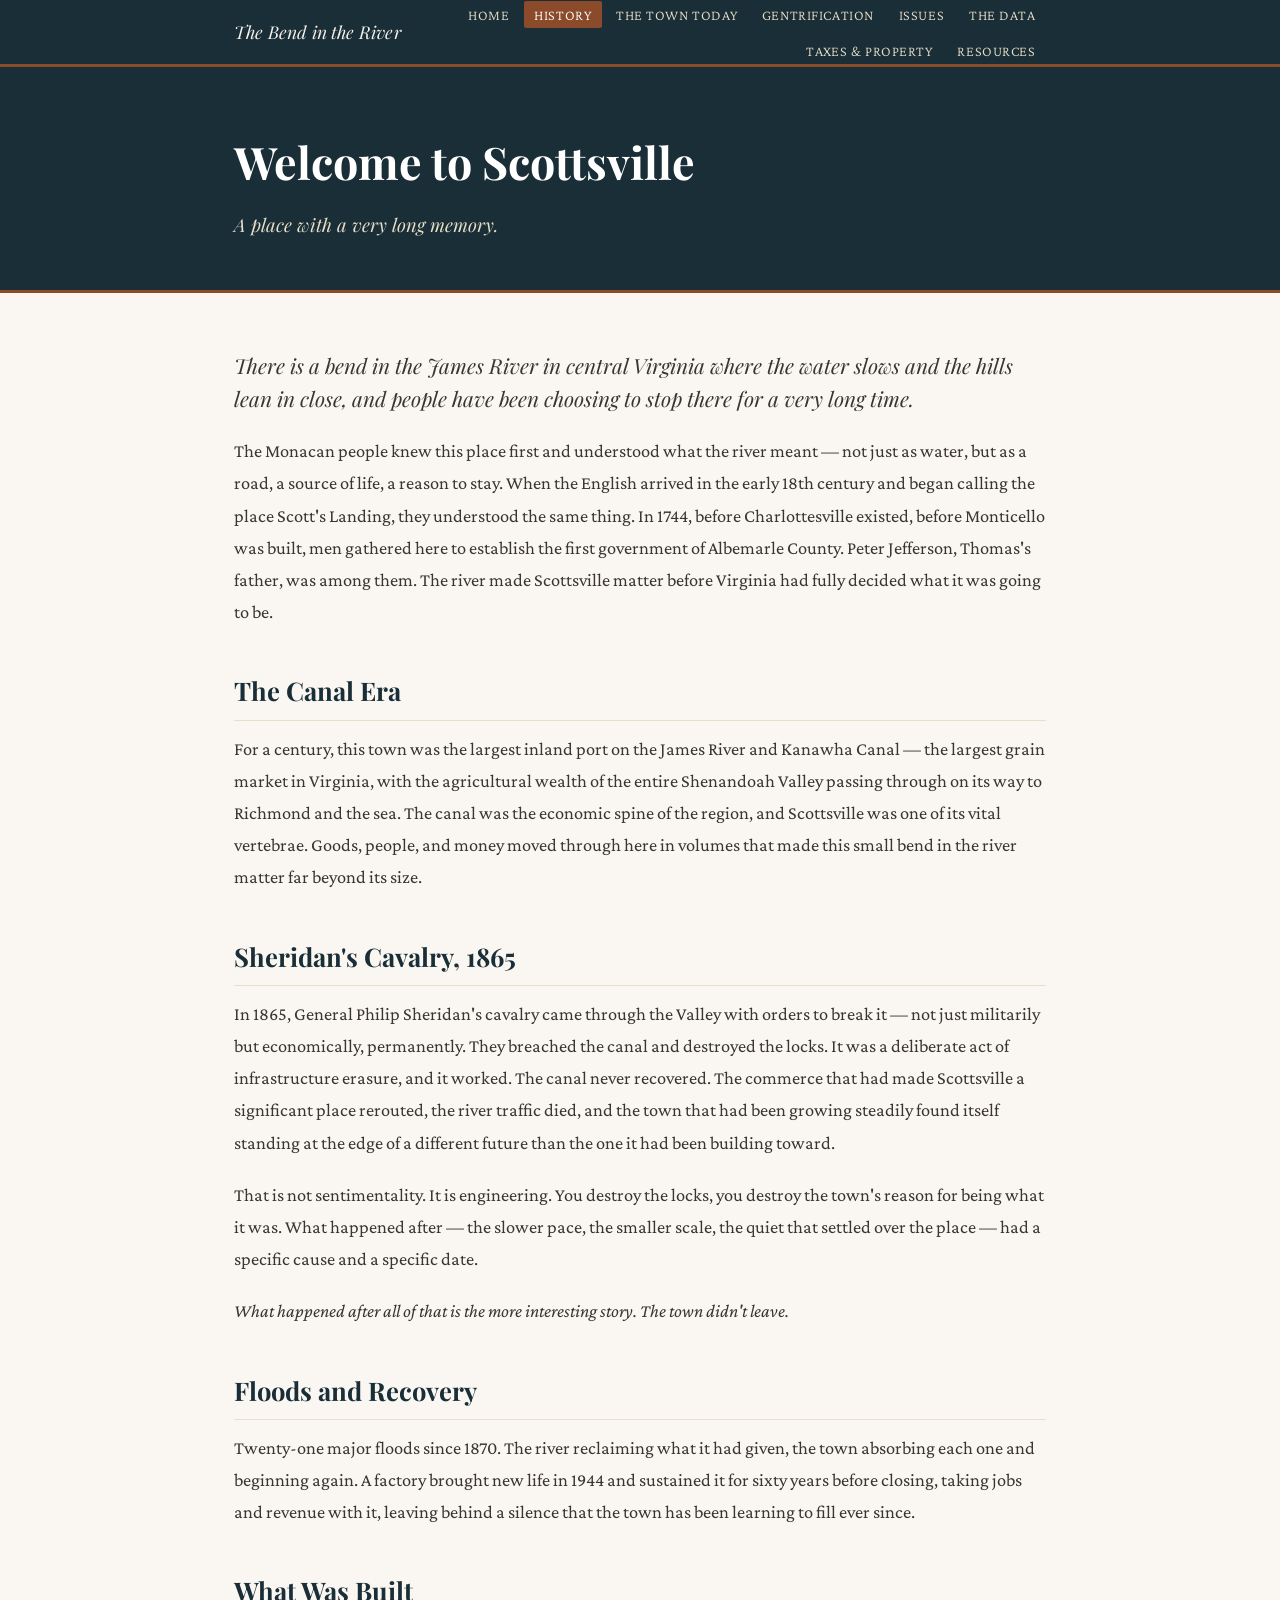
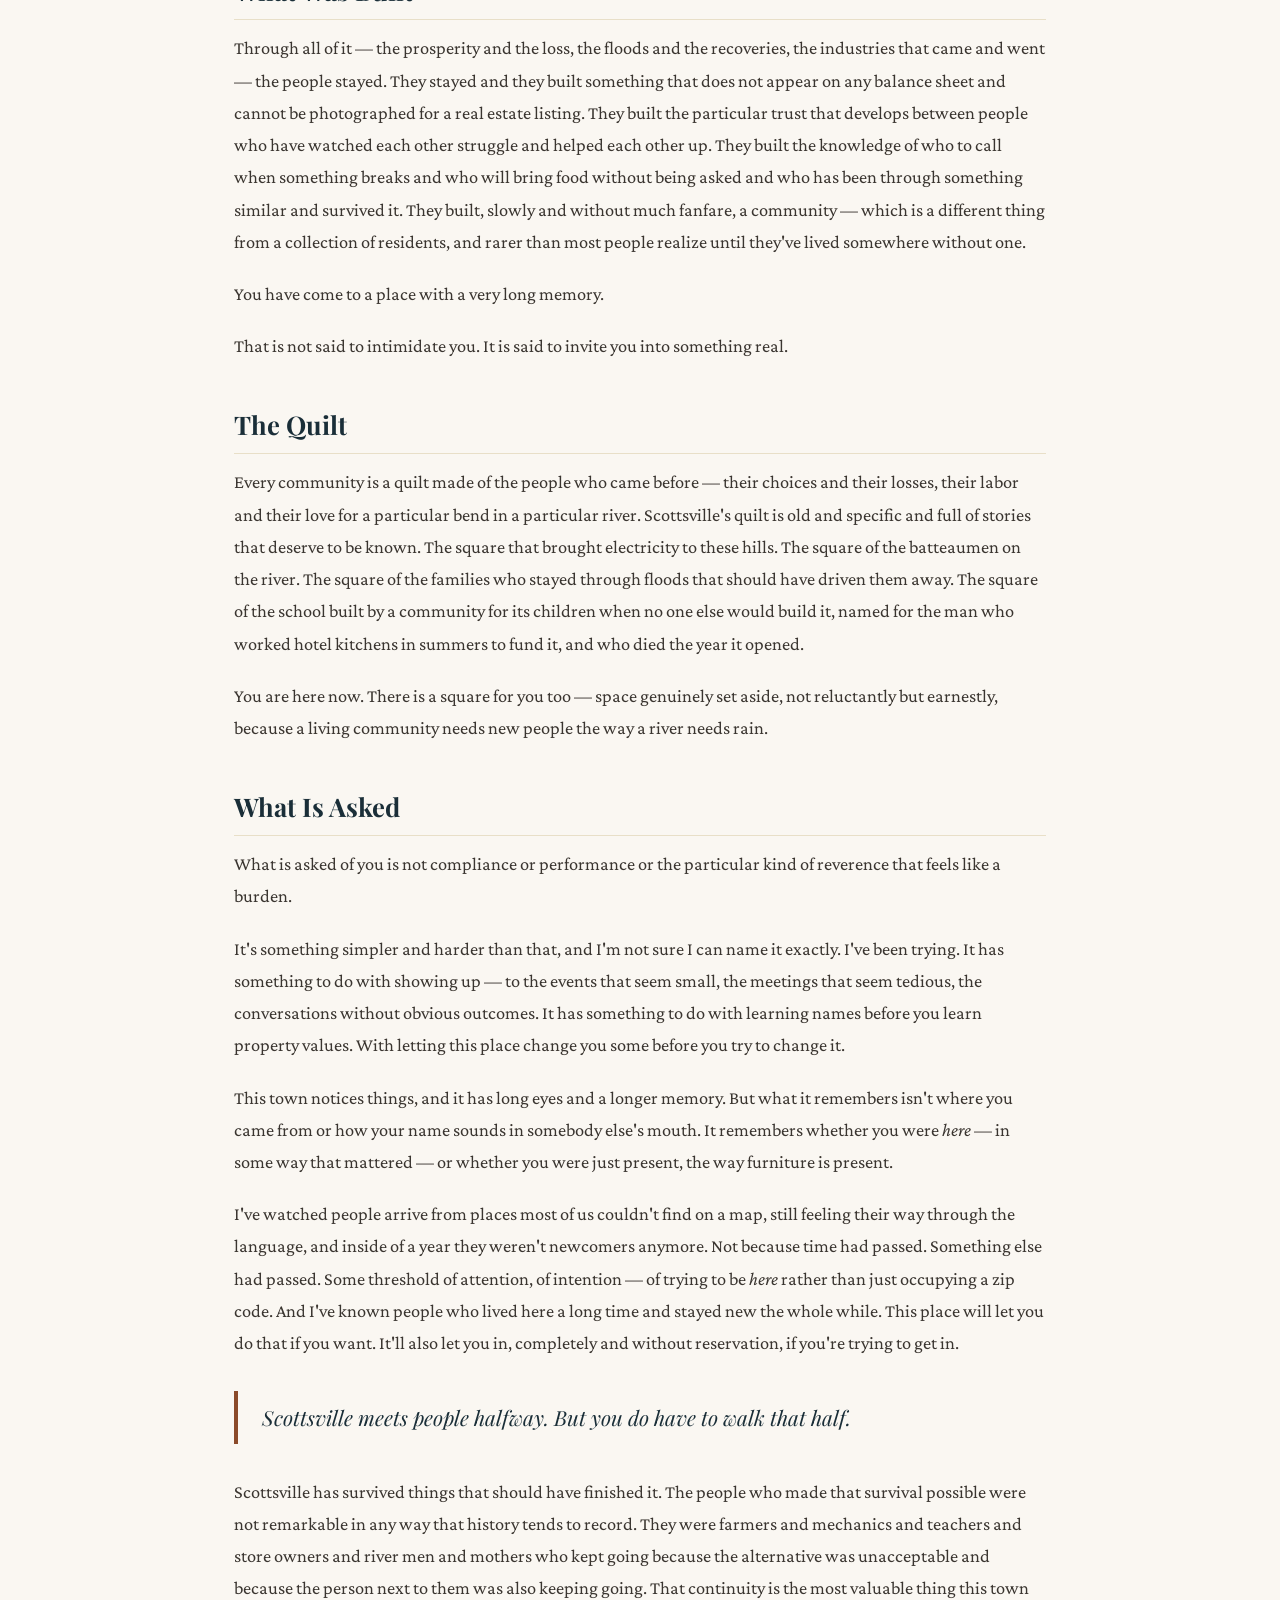
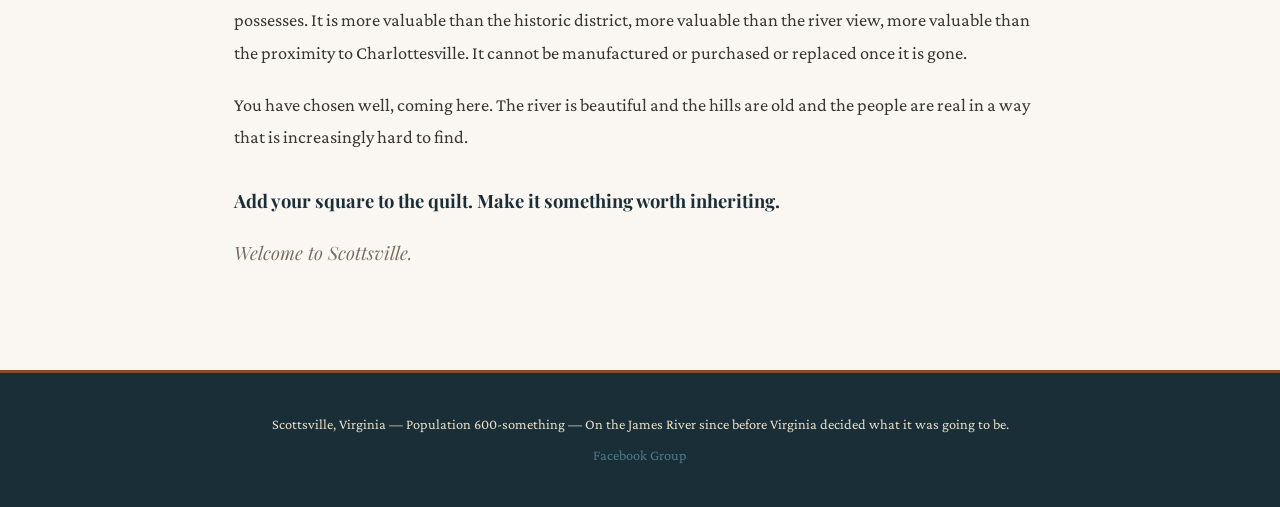
<file: history.html>
<!DOCTYPE html>
<html lang="en">
<head>
  <meta charset="UTF-8">
  <meta name="viewport" content="width=device-width, initial-scale=1.0">
  <title>History — The Bend in the River</title>
  <link rel="stylesheet" href="css/style.css">
  <link rel="preconnect" href="https://fonts.googleapis.com">
  <link href="https://fonts.googleapis.com/css2?family=Playfair+Display:ital,wght@0,400;0,700;1,400&family=Crimson+Pro:ital,wght@0,300;0,400;1,300&display=swap" rel="stylesheet">
</head>
<body>

  <header>
    <nav>
      <a href="index.html" class="nav-home">The Bend in the River</a>
      <ul>
        <li><a href="index.html">Home</a></li>
        <li><a href="history.html" class="active">History</a></li>
        <li><a href="today.html">The Town Today</a></li>
        <li><a href="gentrification.html">Gentrification</a></li>
        <li><a href="issues.html">Issues</a></li>
        <li><a href="data.html">The Data</a></li>
        <li><a href="taxes.html">Taxes &amp; Property</a></li>
        <li><a href="resources.html">Resources</a></li>
      </ul>
    </nav>
  </header>

  <main class="page-main">

    <section class="page-hero">
      <div class="container">
        <h1>Welcome to Scottsville</h1>
        <p class="page-sub">A place with a very long memory.</p>
      </div>
    </section>

    <section class="prose-section">
      <div class="container prose">

        <p class="lead">There is a bend in the James River in central Virginia where the water slows and the hills lean in close, and people have been choosing to stop there for a very long time.</p>

        <p>The Monacan people knew this place first and understood what the river meant — not just as water, but as a road, a source of life, a reason to stay. When the English arrived in the early 18th century and began calling the place Scott's Landing, they understood the same thing. In 1744, before Charlottesville existed, before Monticello was built, men gathered here to establish the first government of Albemarle County. Peter Jefferson, Thomas's father, was among them. The river made Scottsville matter before Virginia had fully decided what it was going to be.</p>

        <h2>The Canal Era</h2>

        <p>For a century, this town was the largest inland port on the James River and Kanawha Canal — the largest grain market in Virginia, with the agricultural wealth of the entire Shenandoah Valley passing through on its way to Richmond and the sea. The canal was the economic spine of the region, and Scottsville was one of its vital vertebrae. Goods, people, and money moved through here in volumes that made this small bend in the river matter far beyond its size.</p>

        <h2>Sheridan's Cavalry, 1865</h2>

        <p>In 1865, General Philip Sheridan's cavalry came through the Valley with orders to break it — not just militarily but economically, permanently. They breached the canal and destroyed the locks. It was a deliberate act of infrastructure erasure, and it worked. The canal never recovered. The commerce that had made Scottsville a significant place rerouted, the river traffic died, and the town that had been growing steadily found itself standing at the edge of a different future than the one it had been building toward.</p>

        <p>That is not sentimentality. It is engineering. You destroy the locks, you destroy the town's reason for being what it was. What happened after — the slower pace, the smaller scale, the quiet that settled over the place — had a specific cause and a specific date.</p>

        <p><em>What happened after all of that is the more interesting story. The town didn't leave.</em></p>

        <h2>Floods and Recovery</h2>

        <p>Twenty-one major floods since 1870. The river reclaiming what it had given, the town absorbing each one and beginning again. A factory brought new life in 1944 and sustained it for sixty years before closing, taking jobs and revenue with it, leaving behind a silence that the town has been learning to fill ever since.</p>

        <h2>What Was Built</h2>

        <p>Through all of it — the prosperity and the loss, the floods and the recoveries, the industries that came and went — the people stayed. They stayed and they built something that does not appear on any balance sheet and cannot be photographed for a real estate listing. They built the particular trust that develops between people who have watched each other struggle and helped each other up. They built the knowledge of who to call when something breaks and who will bring food without being asked and who has been through something similar and survived it. They built, slowly and without much fanfare, a community — which is a different thing from a collection of residents, and rarer than most people realize until they've lived somewhere without one.</p>

        <p>You have come to a place with a very long memory.</p>

        <p>That is not said to intimidate you. It is said to invite you into something real.</p>

        <h2>The Quilt</h2>

        <p>Every community is a quilt made of the people who came before — their choices and their losses, their labor and their love for a particular bend in a particular river. Scottsville's quilt is old and specific and full of stories that deserve to be known. The square that brought electricity to these hills. The square of the batteaumen on the river. The square of the families who stayed through floods that should have driven them away. The square of the school built by a community for its children when no one else would build it, named for the man who worked hotel kitchens in summers to fund it, and who died the year it opened.</p>

        <p>You are here now. There is a square for you too — space genuinely set aside, not reluctantly but earnestly, because a living community needs new people the way a river needs rain.</p>

        <h2>What Is Asked</h2>

        <p>What is asked of you is not compliance or performance or the particular kind of reverence that feels like a burden.</p>

        <p>It's something simpler and harder than that, and I'm not sure I can name it exactly. I've been trying. It has something to do with showing up — to the events that seem small, the meetings that seem tedious, the conversations without obvious outcomes. It has something to do with learning names before you learn property values. With letting this place change you some before you try to change it.</p>

        <p>This town notices things, and it has long eyes and a longer memory. But what it remembers isn't where you came from or how your name sounds in somebody else's mouth. It remembers whether you were <em>here</em> — in some way that mattered — or whether you were just present, the way furniture is present.</p>

        <p>I've watched people arrive from places most of us couldn't find on a map, still feeling their way through the language, and inside of a year they weren't newcomers anymore. Not because time had passed. Something else had passed. Some threshold of attention, of intention — of trying to be <em>here</em> rather than just occupying a zip code. And I've known people who lived here a long time and stayed new the whole while. This place will let you do that if you want. It'll also let you in, completely and without reservation, if you're trying to get in.</p>

        <p class="pullquote">Scottsville meets people halfway. But you do have to walk that half.</p>

        <p>Scottsville has survived things that should have finished it. The people who made that survival possible were not remarkable in any way that history tends to record. They were farmers and mechanics and teachers and store owners and river men and mothers who kept going because the alternative was unacceptable and because the person next to them was also keeping going. That continuity is the most valuable thing this town possesses. It is more valuable than the historic district, more valuable than the river view, more valuable than the proximity to Charlottesville. It cannot be manufactured or purchased or replaced once it is gone.</p>

        <p>You have chosen well, coming here. The river is beautiful and the hills are old and the people are real in a way that is increasingly hard to find.</p>

        <p class="closing">Add your square to the quilt. Make it something worth inheriting.</p>

        <p class="closing-small">Welcome to Scottsville.</p>

      </div>
    </section>

  </main>

  <footer>
    <div class="container">
      <p>Scottsville, Virginia &mdash; Population 600-something &mdash; On the James River since before Virginia decided what it was going to be.</p>
      <p class="footer-links">
        <a href="https://www.facebook.com/groups/scottsvillevirginia" target="_blank">Facebook Group</a>
      </p>
    </div>
  </footer>

</body>
</html>
</file>
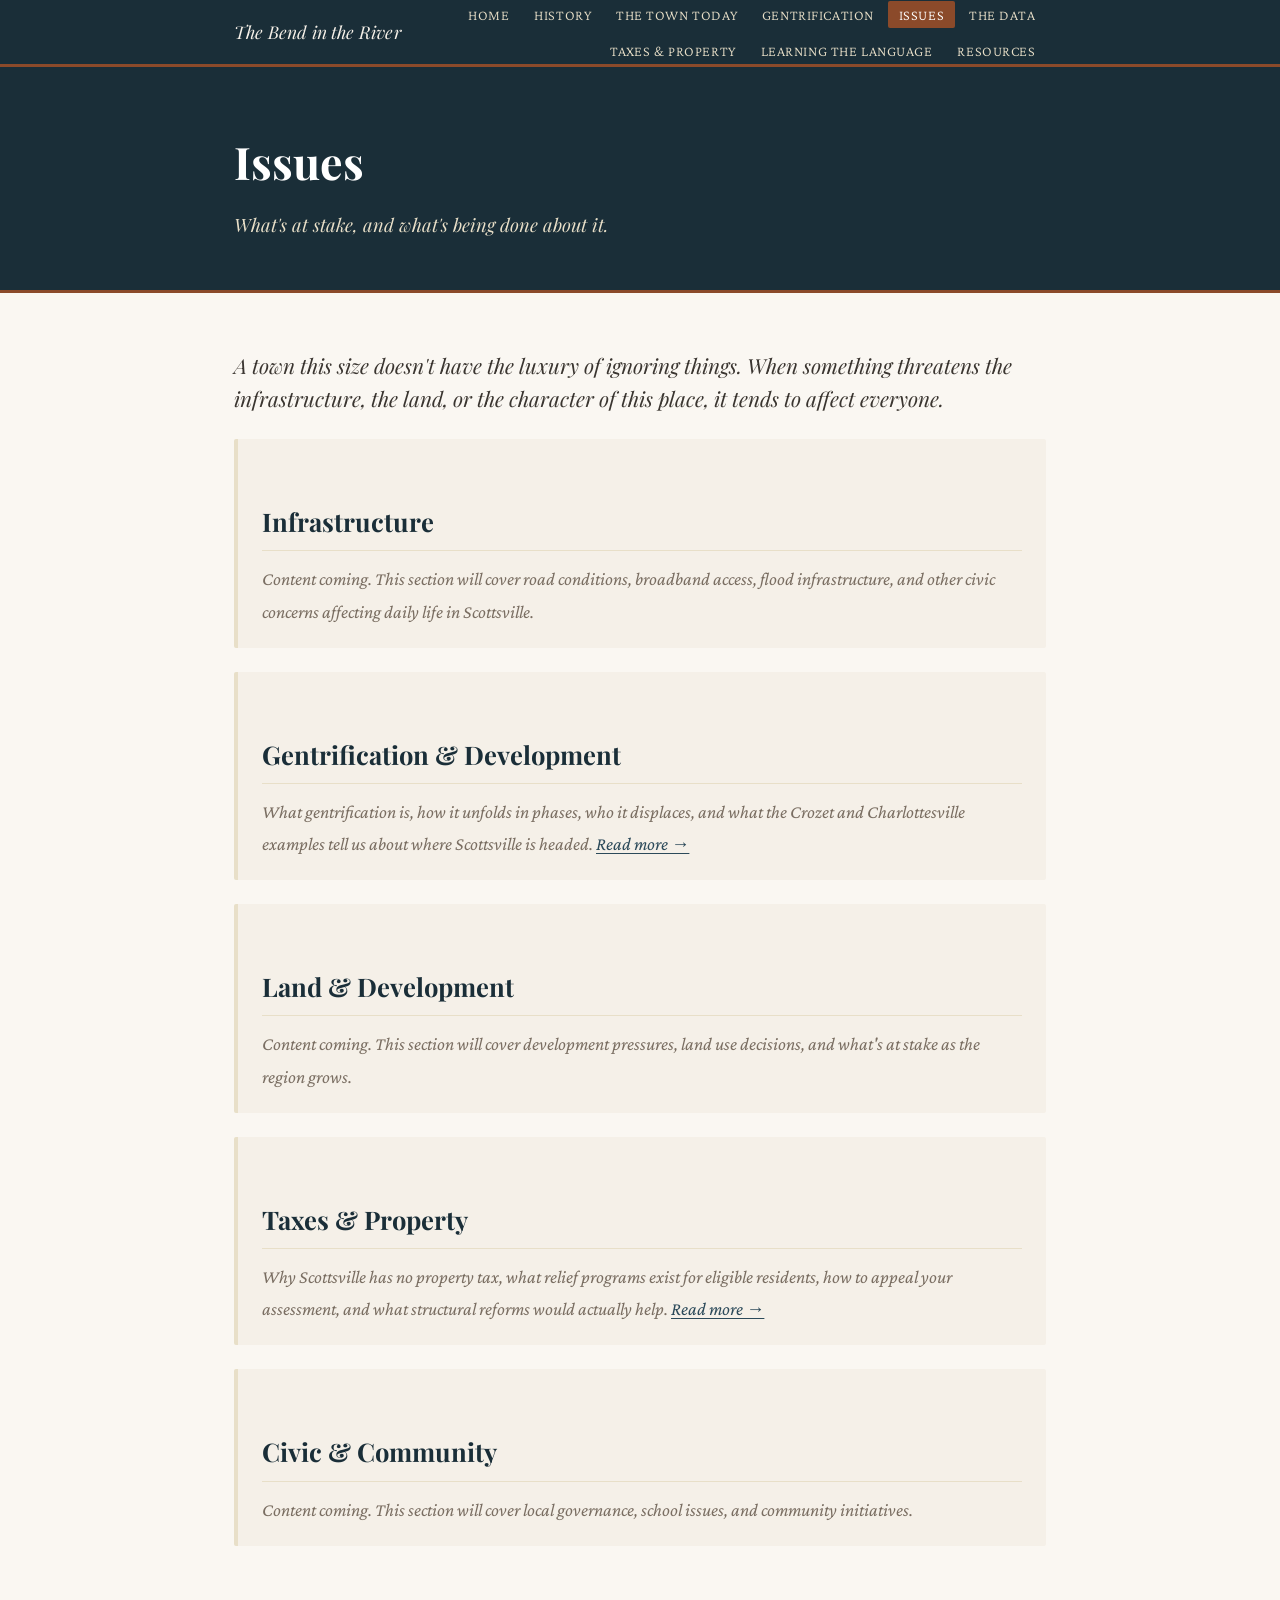
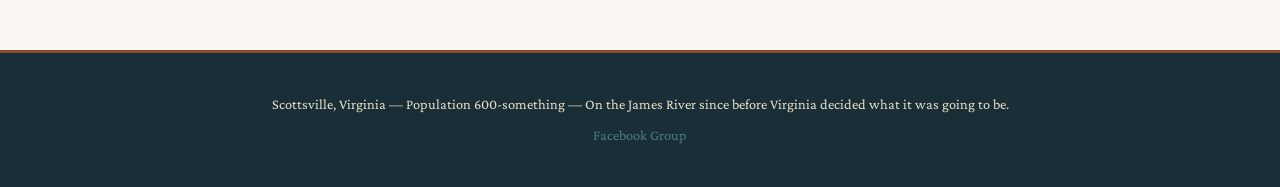
<file: issues.html>
<!DOCTYPE html>
<html lang="en">
<head>
  <meta charset="UTF-8">
  <meta name="viewport" content="width=device-width, initial-scale=1.0">
  <title>Issues — The Bend in the River</title>
  <link rel="stylesheet" href="css/style.css">
  <link rel="preconnect" href="https://fonts.googleapis.com">
  <link href="https://fonts.googleapis.com/css2?family=Playfair+Display:ital,wght@0,400;0,700;1,400&family=Crimson+Pro:ital,wght@0,300;0,400;1,300&display=swap" rel="stylesheet">
</head>
<body>

  <header>
    <nav>
      <a href="index.html" class="nav-home">The Bend in the River</a>
      <ul>
        <li><a href="index.html">Home</a></li>
        <li><a href="history.html">History</a></li>
        <li><a href="today.html">The Town Today</a></li>
        <li><a href="gentrification.html">Gentrification</a></li>
        <li><a href="issues.html" class="active">Issues</a></li>
        <li><a href="data.html">The Data</a></li>
        <li><a href="taxes.html">Taxes &amp; Property</a></li>
        <li><a href="language.html">Learning the Language</a></li>
        <li><a href="resources.html">Resources</a></li>
      </ul>
    </nav>
  </header>

  <main class="page-main">

    <section class="page-hero">
      <div class="container">
        <h1>Issues</h1>
        <p class="page-sub">What's at stake, and what's being done about it.</p>
      </div>
    </section>

    <section class="prose-section">
      <div class="container prose">

        <p class="lead">A town this size doesn't have the luxury of ignoring things. When something threatens the infrastructure, the land, or the character of this place, it tends to affect everyone.</p>

        <div class="issue-placeholder">
          <h2>Infrastructure</h2>
          <p><em>Content coming. This section will cover road conditions, broadband access, flood infrastructure, and other civic concerns affecting daily life in Scottsville.</em></p>
        </div>

        <div class="issue-placeholder">
          <h2>Gentrification &amp; Development</h2>
          <p>What gentrification is, how it unfolds in phases, who it displaces, and what the Crozet and Charlottesville examples tell us about where Scottsville is headed. <a href="gentrification.html">Read more &rarr;</a></p>
        </div>

        <div class="issue-placeholder">
          <h2>Land &amp; Development</h2>
          <p><em>Content coming. This section will cover development pressures, land use decisions, and what's at stake as the region grows.</em></p>
        </div>

        <div class="issue-placeholder">
          <h2>Taxes &amp; Property</h2>
          <p>Why Scottsville has no property tax, what relief programs exist for eligible residents, how to appeal your assessment, and what structural reforms would actually help. <a href="taxes.html">Read more &rarr;</a></p>
        </div>

        <div class="issue-placeholder">
          <h2>Civic &amp; Community</h2>
          <p><em>Content coming. This section will cover local governance, school issues, and community initiatives.</em></p>
        </div>

      </div>
    </section>

  </main>

  <footer>
    <div class="container">
      <p>Scottsville, Virginia &mdash; Population 600-something &mdash; On the James River since before Virginia decided what it was going to be.</p>
      <p class="footer-links">
        <a href="https://www.facebook.com/groups/scottsvillevirginia" target="_blank">Facebook Group</a>
      </p>
    </div>
  </footer>

</body>
</html>
</file>
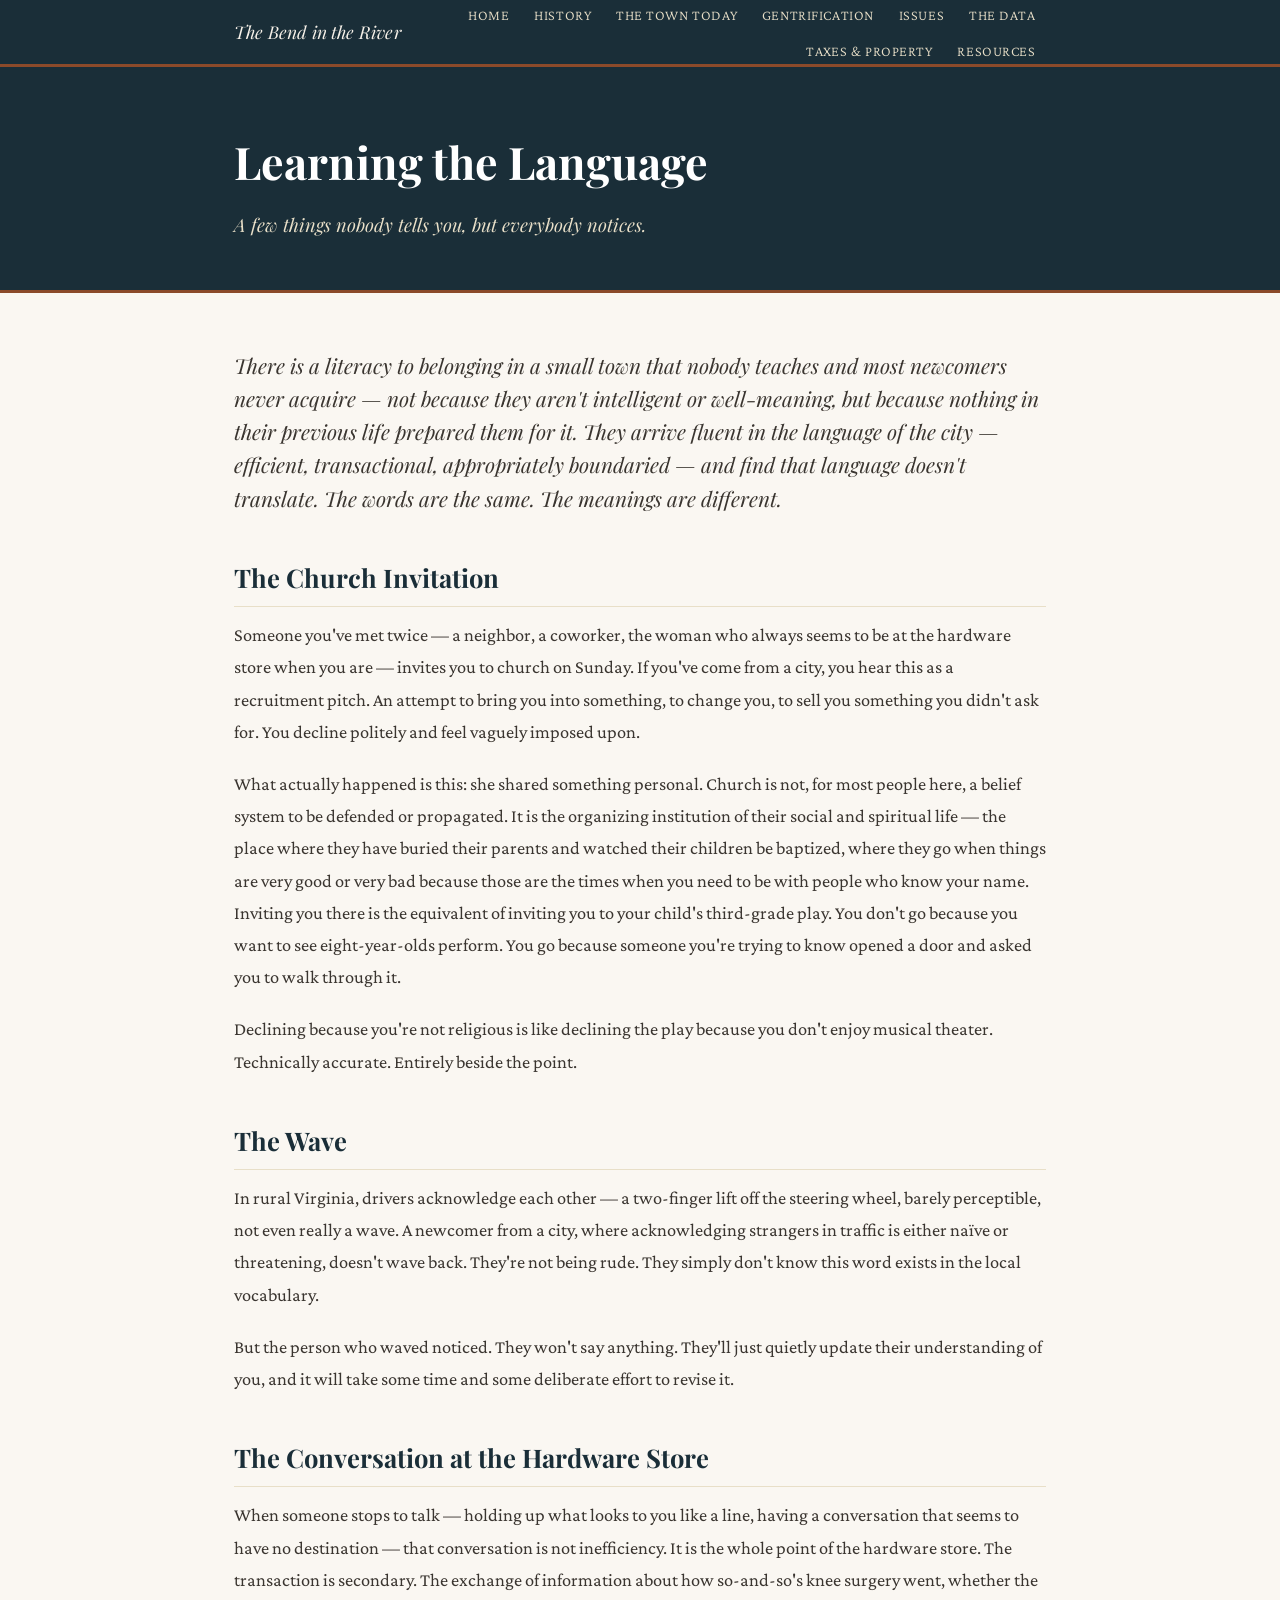
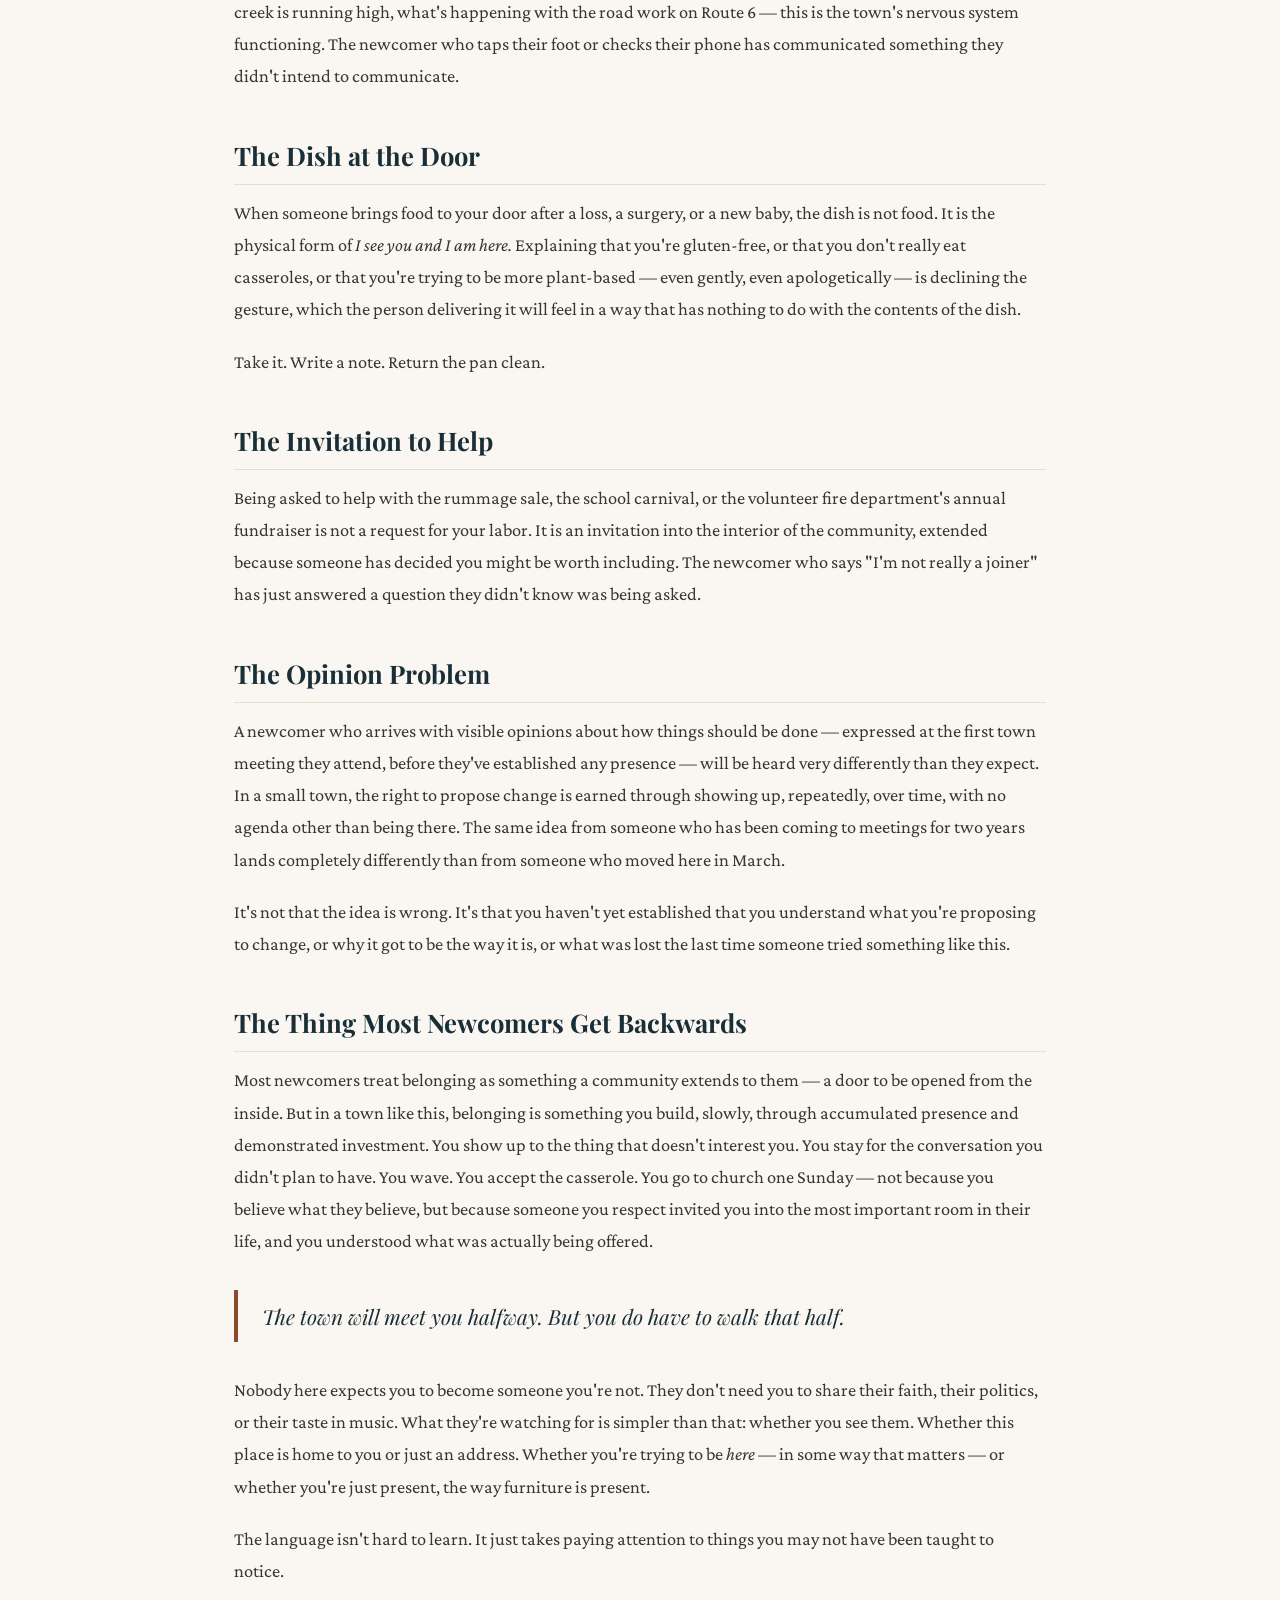
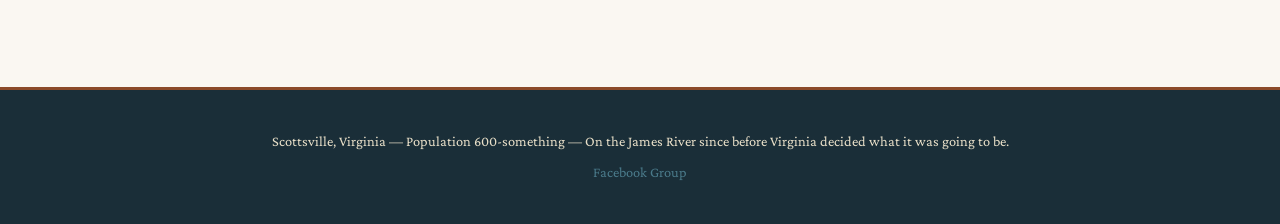
<file: language.html>
<!DOCTYPE html>
<html lang="en">
<head>
  <meta charset="UTF-8">
  <meta name="viewport" content="width=device-width, initial-scale=1.0">
  <title>Learning the Language — The Bend in the River</title>
  <link rel="stylesheet" href="css/style.css">
  <link rel="preconnect" href="https://fonts.googleapis.com">
  <link href="https://fonts.googleapis.com/css2?family=Playfair+Display:ital,wght@0,400;0,700;1,400&family=Crimson+Pro:ital,wght@0,300;0,400;1,300&display=swap" rel="stylesheet">
</head>
<body>

  <header>
    <nav>
      <a href="index.html" class="nav-home">The Bend in the River</a>
      <ul>
        <li><a href="index.html">Home</a></li>
        <li><a href="history.html">History</a></li>
        <li><a href="today.html">The Town Today</a></li>
        <li><a href="gentrification.html">Gentrification</a></li>
        <li><a href="issues.html">Issues</a></li>
        <li><a href="data.html">The Data</a></li>
        <li><a href="taxes.html">Taxes &amp; Property</a></li>
        <li><a href="resources.html">Resources</a></li>
      </ul>
    </nav>
  </header>

  <main class="page-main">

    <section class="page-hero">
      <div class="container">
        <h1>Learning the Language</h1>
        <p class="page-sub">A few things nobody tells you, but everybody notices.</p>
      </div>
    </section>

    <section class="prose-section">
      <div class="container prose">

        <p class="lead">There is a literacy to belonging in a small town that nobody teaches and most newcomers never acquire — not because they aren't intelligent or well-meaning, but because nothing in their previous life prepared them for it. They arrive fluent in the language of the city — efficient, transactional, appropriately boundaried — and find that language doesn't translate. The words are the same. The meanings are different.</p>

        <h2>The Church Invitation</h2>

        <p>Someone you've met twice — a neighbor, a coworker, the woman who always seems to be at the hardware store when you are — invites you to church on Sunday. If you've come from a city, you hear this as a recruitment pitch. An attempt to bring you into something, to change you, to sell you something you didn't ask for. You decline politely and feel vaguely imposed upon.</p>

        <p>What actually happened is this: she shared something personal. Church is not, for most people here, a belief system to be defended or propagated. It is the organizing institution of their social and spiritual life — the place where they have buried their parents and watched their children be baptized, where they go when things are very good or very bad because those are the times when you need to be with people who know your name. Inviting you there is the equivalent of inviting you to your child's third-grade play. You don't go because you want to see eight-year-olds perform. You go because someone you're trying to know opened a door and asked you to walk through it.</p>

        <p>Declining because you're not religious is like declining the play because you don't enjoy musical theater. Technically accurate. Entirely beside the point.</p>

        <h2>The Wave</h2>

        <p>In rural Virginia, drivers acknowledge each other — a two-finger lift off the steering wheel, barely perceptible, not even really a wave. A newcomer from a city, where acknowledging strangers in traffic is either naïve or threatening, doesn't wave back. They're not being rude. They simply don't know this word exists in the local vocabulary.</p>

        <p>But the person who waved noticed. They won't say anything. They'll just quietly update their understanding of you, and it will take some time and some deliberate effort to revise it.</p>

        <h2>The Conversation at the Hardware Store</h2>

        <p>When someone stops to talk — holding up what looks to you like a line, having a conversation that seems to have no destination — that conversation is not inefficiency. It is the whole point of the hardware store. The transaction is secondary. The exchange of information about how so-and-so's knee surgery went, whether the creek is running high, what's happening with the road work on Route 6 — this is the town's nervous system functioning. The newcomer who taps their foot or checks their phone has communicated something they didn't intend to communicate.</p>

        <h2>The Dish at the Door</h2>

        <p>When someone brings food to your door after a loss, a surgery, or a new baby, the dish is not food. It is the physical form of <em>I see you and I am here.</em> Explaining that you're gluten-free, or that you don't really eat casseroles, or that you're trying to be more plant-based — even gently, even apologetically — is declining the gesture, which the person delivering it will feel in a way that has nothing to do with the contents of the dish.</p>

        <p>Take it. Write a note. Return the pan clean.</p>

        <h2>The Invitation to Help</h2>

        <p>Being asked to help with the rummage sale, the school carnival, or the volunteer fire department's annual fundraiser is not a request for your labor. It is an invitation into the interior of the community, extended because someone has decided you might be worth including. The newcomer who says "I'm not really a joiner" has just answered a question they didn't know was being asked.</p>

        <h2>The Opinion Problem</h2>

        <p>A newcomer who arrives with visible opinions about how things should be done — expressed at the first town meeting they attend, before they've established any presence — will be heard very differently than they expect. In a small town, the right to propose change is earned through showing up, repeatedly, over time, with no agenda other than being there. The same idea from someone who has been coming to meetings for two years lands completely differently than from someone who moved here in March.</p>

        <p>It's not that the idea is wrong. It's that you haven't yet established that you understand what you're proposing to change, or why it got to be the way it is, or what was lost the last time someone tried something like this.</p>

        <h2>The Thing Most Newcomers Get Backwards</h2>

        <p>Most newcomers treat belonging as something a community extends to them — a door to be opened from the inside. But in a town like this, belonging is something you build, slowly, through accumulated presence and demonstrated investment. You show up to the thing that doesn't interest you. You stay for the conversation you didn't plan to have. You wave. You accept the casserole. You go to church one Sunday — not because you believe what they believe, but because someone you respect invited you into the most important room in their life, and you understood what was actually being offered.</p>

        <p class="pullquote">The town will meet you halfway. But you do have to walk that half.</p>

        <p>Nobody here expects you to become someone you're not. They don't need you to share their faith, their politics, or their taste in music. What they're watching for is simpler than that: whether you see them. Whether this place is home to you or just an address. Whether you're trying to be <em>here</em> — in some way that matters — or whether you're just present, the way furniture is present.</p>

        <p>The language isn't hard to learn. It just takes paying attention to things you may not have been taught to notice.</p>

      </div>
    </section>

  </main>

  <footer>
    <div class="container">
      <p>Scottsville, Virginia &mdash; Population 600-something &mdash; On the James River since before Virginia decided what it was going to be.</p>
      <p class="footer-links">
        <a href="https://www.facebook.com/groups/scottsvillevirginia" target="_blank">Facebook Group</a>
      </p>
    </div>
  </footer>

</body>
</html>
</file>
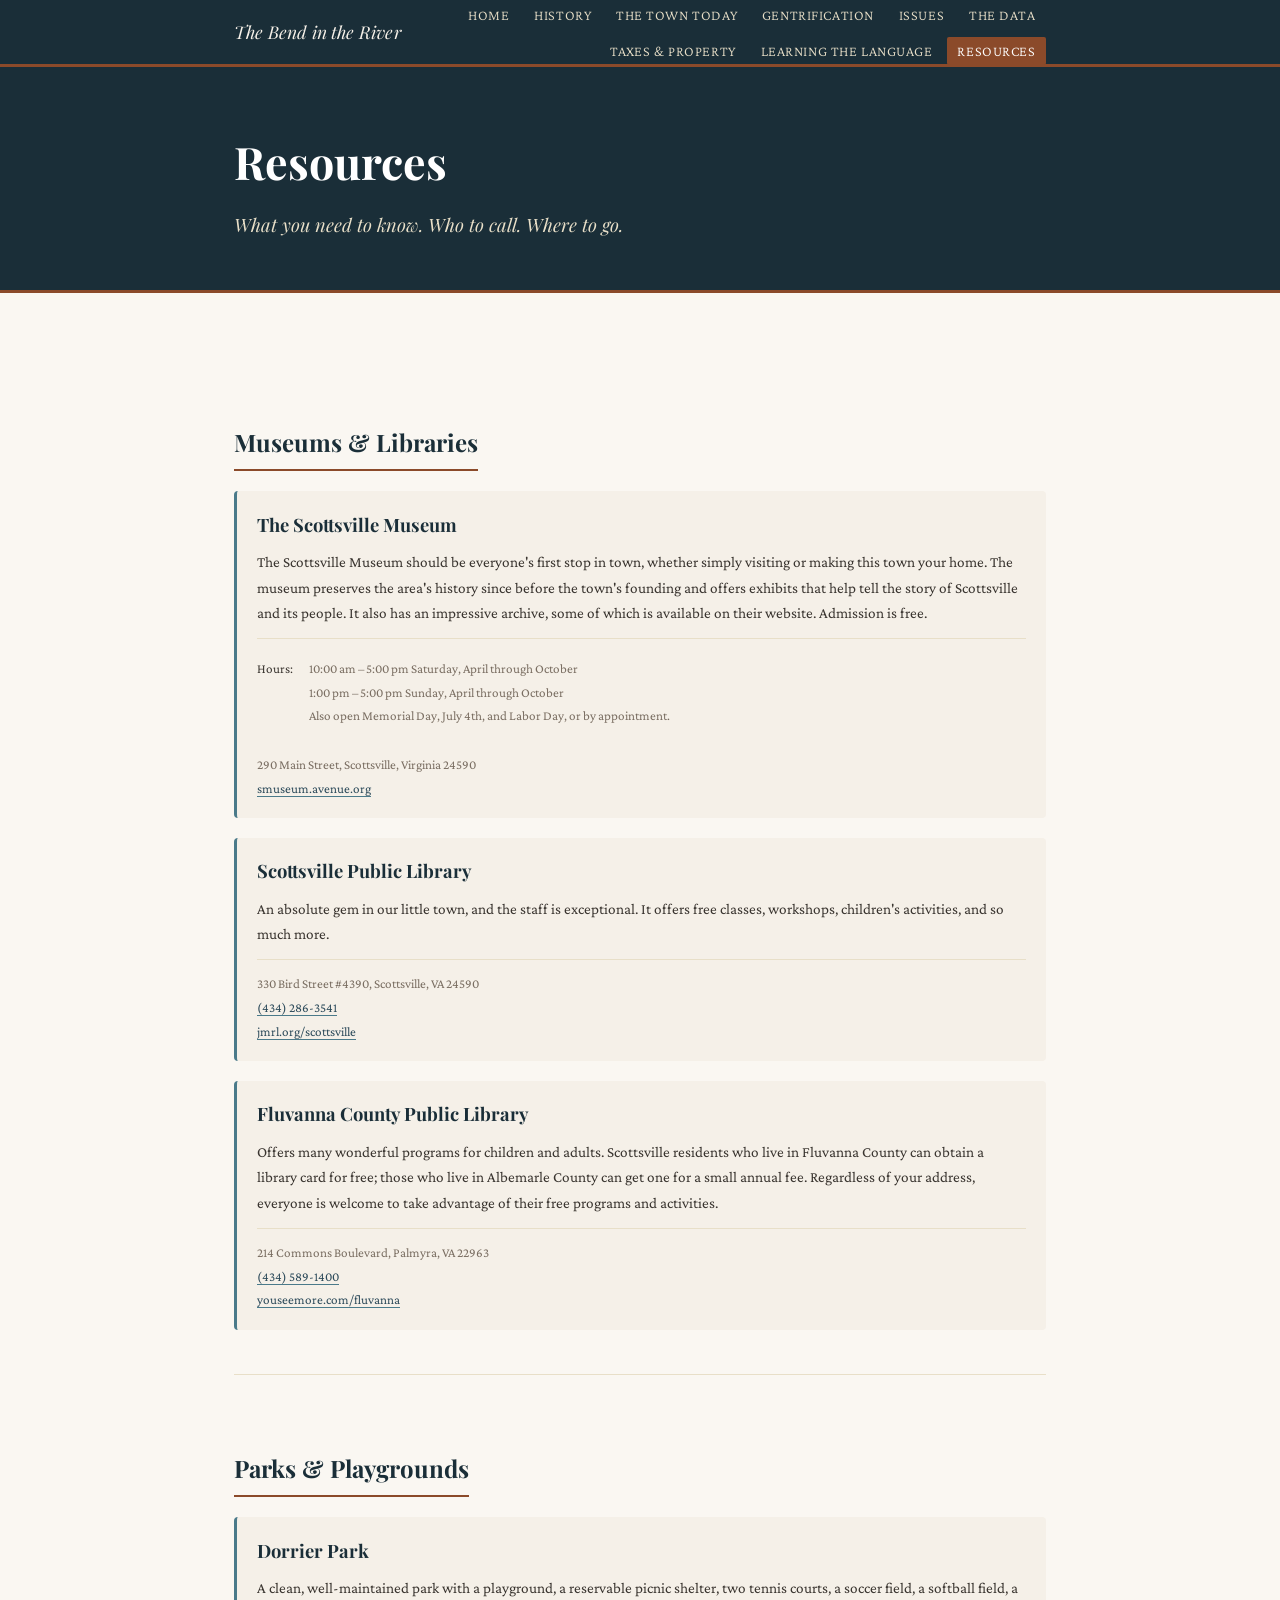
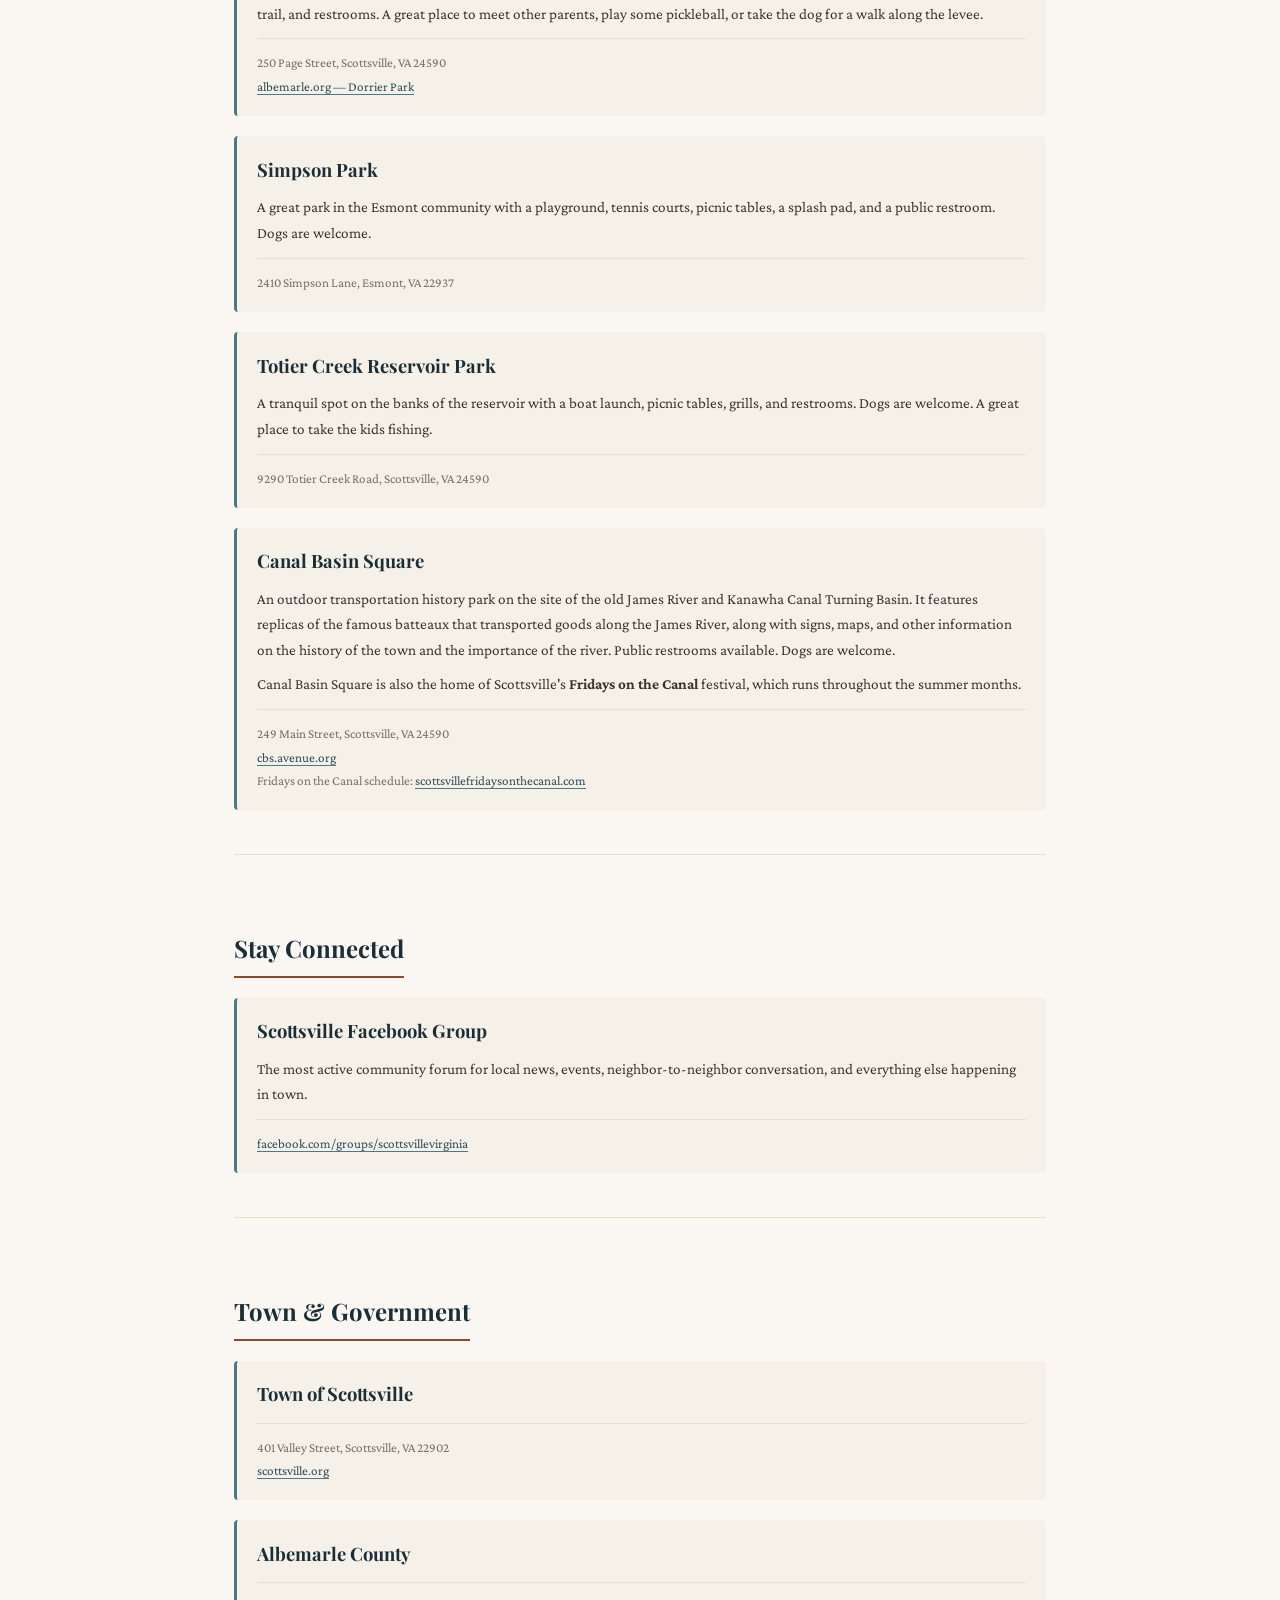
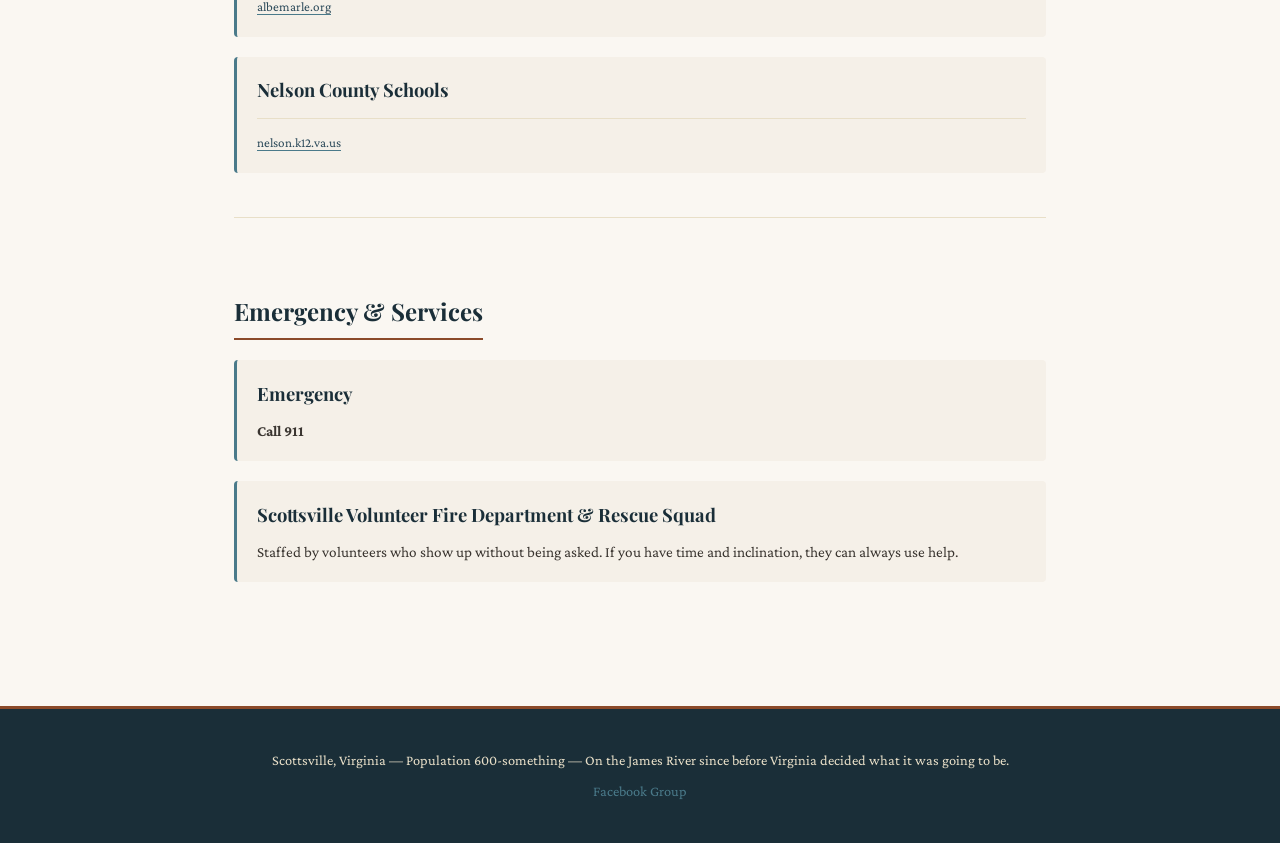
<file: resources.html>
<!DOCTYPE html>
<html lang="en">
<head>
  <meta charset="UTF-8">
  <meta name="viewport" content="width=device-width, initial-scale=1.0">
  <title>Resources — The Bend in the River</title>
  <link rel="stylesheet" href="css/style.css">
  <link rel="preconnect" href="https://fonts.googleapis.com">
  <link href="https://fonts.googleapis.com/css2?family=Playfair+Display:ital,wght@0,400;0,700;1,400&family=Crimson+Pro:ital,wght@0,300;0,400;1,300&display=swap" rel="stylesheet">
  <style>
    .resource-section {
      padding: 2rem 0 1.5rem;
      border-bottom: 1px solid var(--sand-dark);
    }
    .resource-section:last-of-type { border-bottom: none; }
    .resource-section h2 {
      font-family: var(--font-display);
      font-size: 1.5rem;
      color: var(--river-deep);
      margin-bottom: 1.25rem;
      padding-bottom: 0.4rem;
      border-bottom: 2px solid var(--rust);
      display: inline-block;
    }
    .resource-card {
      background: var(--sand);
      border-radius: 4px;
      padding: 1.1rem 1.25rem;
      margin-bottom: 1.25rem;
      border-left: 3px solid var(--river-light);
    }
    .resource-card h3 {
      font-family: var(--font-display);
      font-size: 1.15rem;
      color: var(--river-deep);
      margin-bottom: 0.5rem;
    }
    .resource-card p {
      font-size: 0.95rem;
      color: var(--ink-soft);
      line-height: 1.7;
      margin-bottom: 0.5rem;
    }
    .resource-card p:last-child { margin-bottom: 0; }
    .resource-meta {
      font-size: 0.82rem;
      color: var(--stone);
      line-height: 1.8;
      margin-top: 0.75rem;
      padding-top: 0.75rem;
      border-top: 1px solid var(--sand-dark);
    }
    .resource-meta a {
      color: var(--river);
      text-decoration: none;
      border-bottom: 1px solid var(--river-light);
      transition: color 0.15s;
    }
    .resource-meta a:hover { color: var(--rust); }
    .hours-table {
      font-size: 0.82rem;
      color: var(--stone);
      border-collapse: collapse;
      margin-top: 0.25rem;
    }
    .hours-table td {
      padding: 0.1rem 1rem 0.1rem 0;
      vertical-align: top;
    }
    .hours-table td:first-child {
      white-space: nowrap;
      font-weight: 400;
      color: var(--ink-soft);
    }
  </style>
</head>
<body>

  <header>
    <nav>
      <a href="index.html" class="nav-home">The Bend in the River</a>
      <ul>
        <li><a href="index.html">Home</a></li>
        <li><a href="history.html">History</a></li>
        <li><a href="today.html">The Town Today</a></li>
        <li><a href="gentrification.html">Gentrification</a></li>
        <li><a href="issues.html">Issues</a></li>
        <li><a href="data.html">The Data</a></li>
        <li><a href="taxes.html">Taxes &amp; Property</a></li>
        <li><a href="language.html">Learning the Language</a></li>
        <li><a href="resources.html" class="active">Resources</a></li>
      </ul>
    </nav>
  </header>

  <main class="page-main">

    <section class="page-hero">
      <div class="container">
        <h1>Resources</h1>
        <p class="page-sub">What you need to know. Who to call. Where to go.</p>
      </div>
    </section>

    <section class="prose-section">
      <div class="container prose">

        <!-- MUSEUMS & LIBRARIES -->
        <div class="resource-section">
          <h2>Museums &amp; Libraries</h2>

          <div class="resource-card">
            <h3>The Scottsville Museum</h3>
            <p>The Scottsville Museum should be everyone's first stop in town, whether simply visiting or making this town your home. The museum preserves the area's history since before the town's founding and offers exhibits that help tell the story of Scottsville and its people. It also has an impressive archive, some of which is available on their website. Admission is free.</p>
            <div class="resource-meta">
              <table class="hours-table">
                <tr>
                  <td>Hours:</td>
                  <td>
                    10:00 am – 5:00 pm Saturday, April through October<br>
                    1:00 pm – 5:00 pm Sunday, April through October<br>
                    Also open Memorial Day, July 4th, and Labor Day, or by appointment.
                  </td>
                </tr>
              </table>
              <br>
              290 Main Street, Scottsville, Virginia 24590<br>
              <a href="https://smuseum.avenue.org/" target="_blank">smuseum.avenue.org</a>
            </div>
          </div>

          <div class="resource-card">
            <h3>Scottsville Public Library</h3>
            <p>An absolute gem in our little town, and the staff is exceptional. It offers free classes, workshops, children's activities, and so much more.</p>
            <div class="resource-meta">
              330 Bird Street #4390, Scottsville, VA 24590<br>
              <a href="tel:4342863541">(434) 286-3541</a><br>
              <a href="https://jmrl.org/scottsville" target="_blank">jmrl.org/scottsville</a>
            </div>
          </div>

          <div class="resource-card">
            <h3>Fluvanna County Public Library</h3>
            <p>Offers many wonderful programs for children and adults. Scottsville residents who live in Fluvanna County can obtain a library card for free; those who live in Albemarle County can get one for a small annual fee. Regardless of your address, everyone is welcome to take advantage of their free programs and activities.</p>
            <div class="resource-meta">
              214 Commons Boulevard, Palmyra, VA 22963<br>
              <a href="tel:4345891400">(434) 589-1400</a><br>
              <a href="https://www2.youseemore.com/fluvanna/default.asp" target="_blank">youseemore.com/fluvanna</a>
            </div>
          </div>

        </div>

        <!-- PARKS & PLAYGROUNDS -->
        <div class="resource-section">
          <h2>Parks &amp; Playgrounds</h2>

          <div class="resource-card">
            <h3>Dorrier Park</h3>
            <p>A clean, well-maintained park with a playground, a reservable picnic shelter, two tennis courts, a soccer field, a softball field, a trail, and restrooms. A great place to meet other parents, play some pickleball, or take the dog for a walk along the levee.</p>
            <div class="resource-meta">
              250 Page Street, Scottsville, VA 24590<br>
              <a href="https://www.albemarle.org/Home/Components/FacilityDirectory/FacilityDirectory/54/360" target="_blank">albemarle.org — Dorrier Park</a>
            </div>
          </div>

          <div class="resource-card">
            <h3>Simpson Park</h3>
            <p>A great park in the Esmont community with a playground, tennis courts, picnic tables, a splash pad, and a public restroom. Dogs are welcome.</p>
            <div class="resource-meta">
              2410 Simpson Lane, Esmont, VA 22937
            </div>
          </div>

          <div class="resource-card">
            <h3>Totier Creek Reservoir Park</h3>
            <p>A tranquil spot on the banks of the reservoir with a boat launch, picnic tables, grills, and restrooms. Dogs are welcome. A great place to take the kids fishing.</p>
            <div class="resource-meta">
              9290 Totier Creek Road, Scottsville, VA 24590
            </div>
          </div>

          <div class="resource-card">
            <h3>Canal Basin Square</h3>
            <p>An outdoor transportation history park on the site of the old James River and Kanawha Canal Turning Basin. It features replicas of the famous batteaux that transported goods along the James River, along with signs, maps, and other information on the history of the town and the importance of the river. Public restrooms available. Dogs are welcome.</p>
            <p>Canal Basin Square is also the home of Scottsville's <strong>Fridays on the Canal</strong> festival, which runs throughout the summer months.</p>
            <div class="resource-meta">
              249 Main Street, Scottsville, VA 24590<br>
              <a href="https://cbs.avenue.org/" target="_blank">cbs.avenue.org</a><br>
              Fridays on the Canal schedule: <a href="https://www.scottsvillefridaysonthecanal.com/" target="_blank">scottsvillefridaysonthecanal.com</a>
            </div>
          </div>

        </div>

        <!-- STAY CONNECTED -->
        <div class="resource-section">
          <h2>Stay Connected</h2>
          <div class="resource-card">
            <h3>Scottsville Facebook Group</h3>
            <p>The most active community forum for local news, events, neighbor-to-neighbor conversation, and everything else happening in town.</p>
            <div class="resource-meta">
              <a href="https://www.facebook.com/groups/scottsvillevirginia" target="_blank">facebook.com/groups/scottsvillevirginia</a>
            </div>
          </div>
        </div>

        <!-- TOWN & GOVERNMENT -->
        <div class="resource-section">
          <h2>Town &amp; Government</h2>
          <div class="resource-card">
            <h3>Town of Scottsville</h3>
            <div class="resource-meta">
              401 Valley Street, Scottsville, VA 22902<br>
              <a href="https://www.scottsville.org" target="_blank">scottsville.org</a>
            </div>
          </div>
          <div class="resource-card">
            <h3>Albemarle County</h3>
            <div class="resource-meta">
              <a href="https://www.albemarle.org" target="_blank">albemarle.org</a>
            </div>
          </div>
          <div class="resource-card">
            <h3>Nelson County Schools</h3>
            <div class="resource-meta">
              <a href="https://www.nelson.k12.va.us" target="_blank">nelson.k12.va.us</a>
            </div>
          </div>
        </div>

        <!-- EMERGENCY -->
        <div class="resource-section">
          <h2>Emergency &amp; Services</h2>
          <div class="resource-card">
            <h3>Emergency</h3>
            <p><strong>Call 911</strong></p>
          </div>
          <div class="resource-card">
            <h3>Scottsville Volunteer Fire Department &amp; Rescue Squad</h3>
            <p>Staffed by volunteers who show up without being asked. If you have time and inclination, they can always use help.</p>
          </div>
        </div>

      </div>
    </section>

  </main>

  <footer>
    <div class="container">
      <p>Scottsville, Virginia &mdash; Population 600-something &mdash; On the James River since before Virginia decided what it was going to be.</p>
      <p class="footer-links">
        <a href="https://www.facebook.com/groups/scottsvillevirginia" target="_blank">Facebook Group</a>
      </p>
    </div>
  </footer>

</body>
</html>
</file>
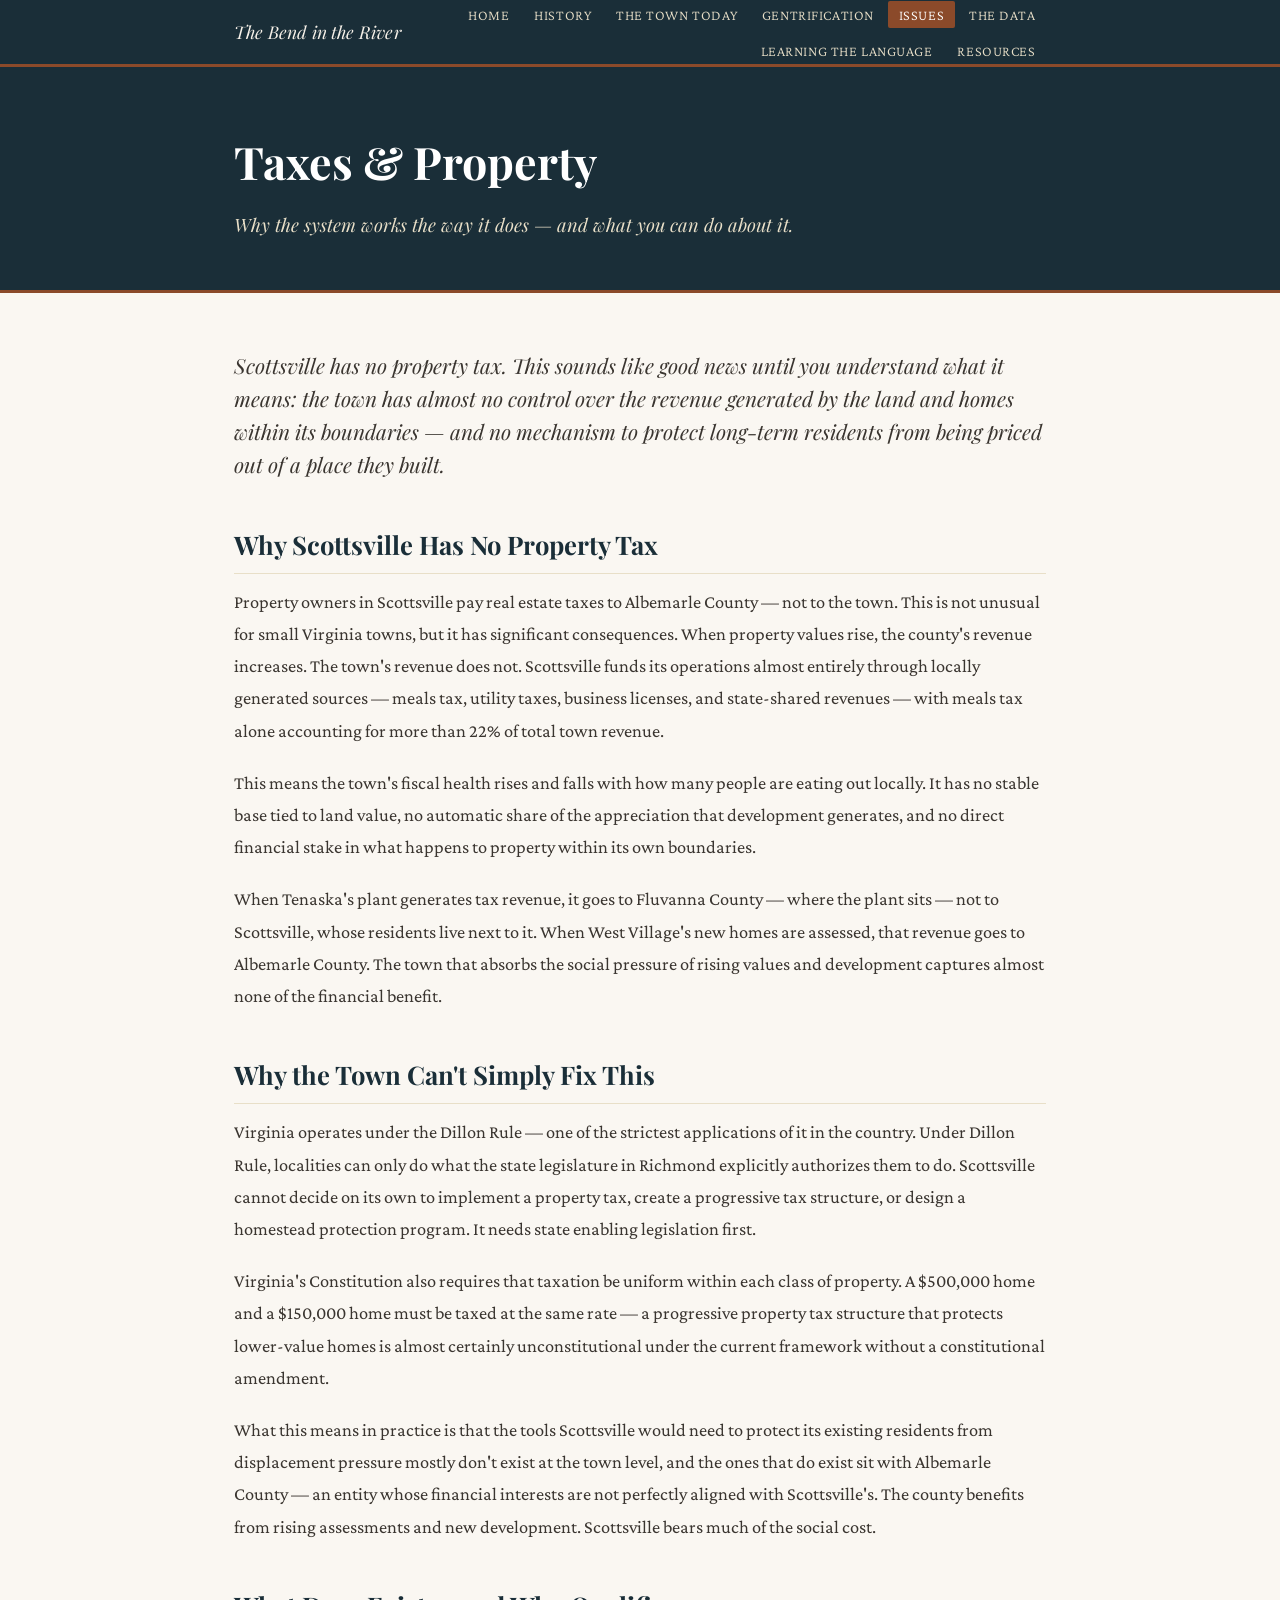
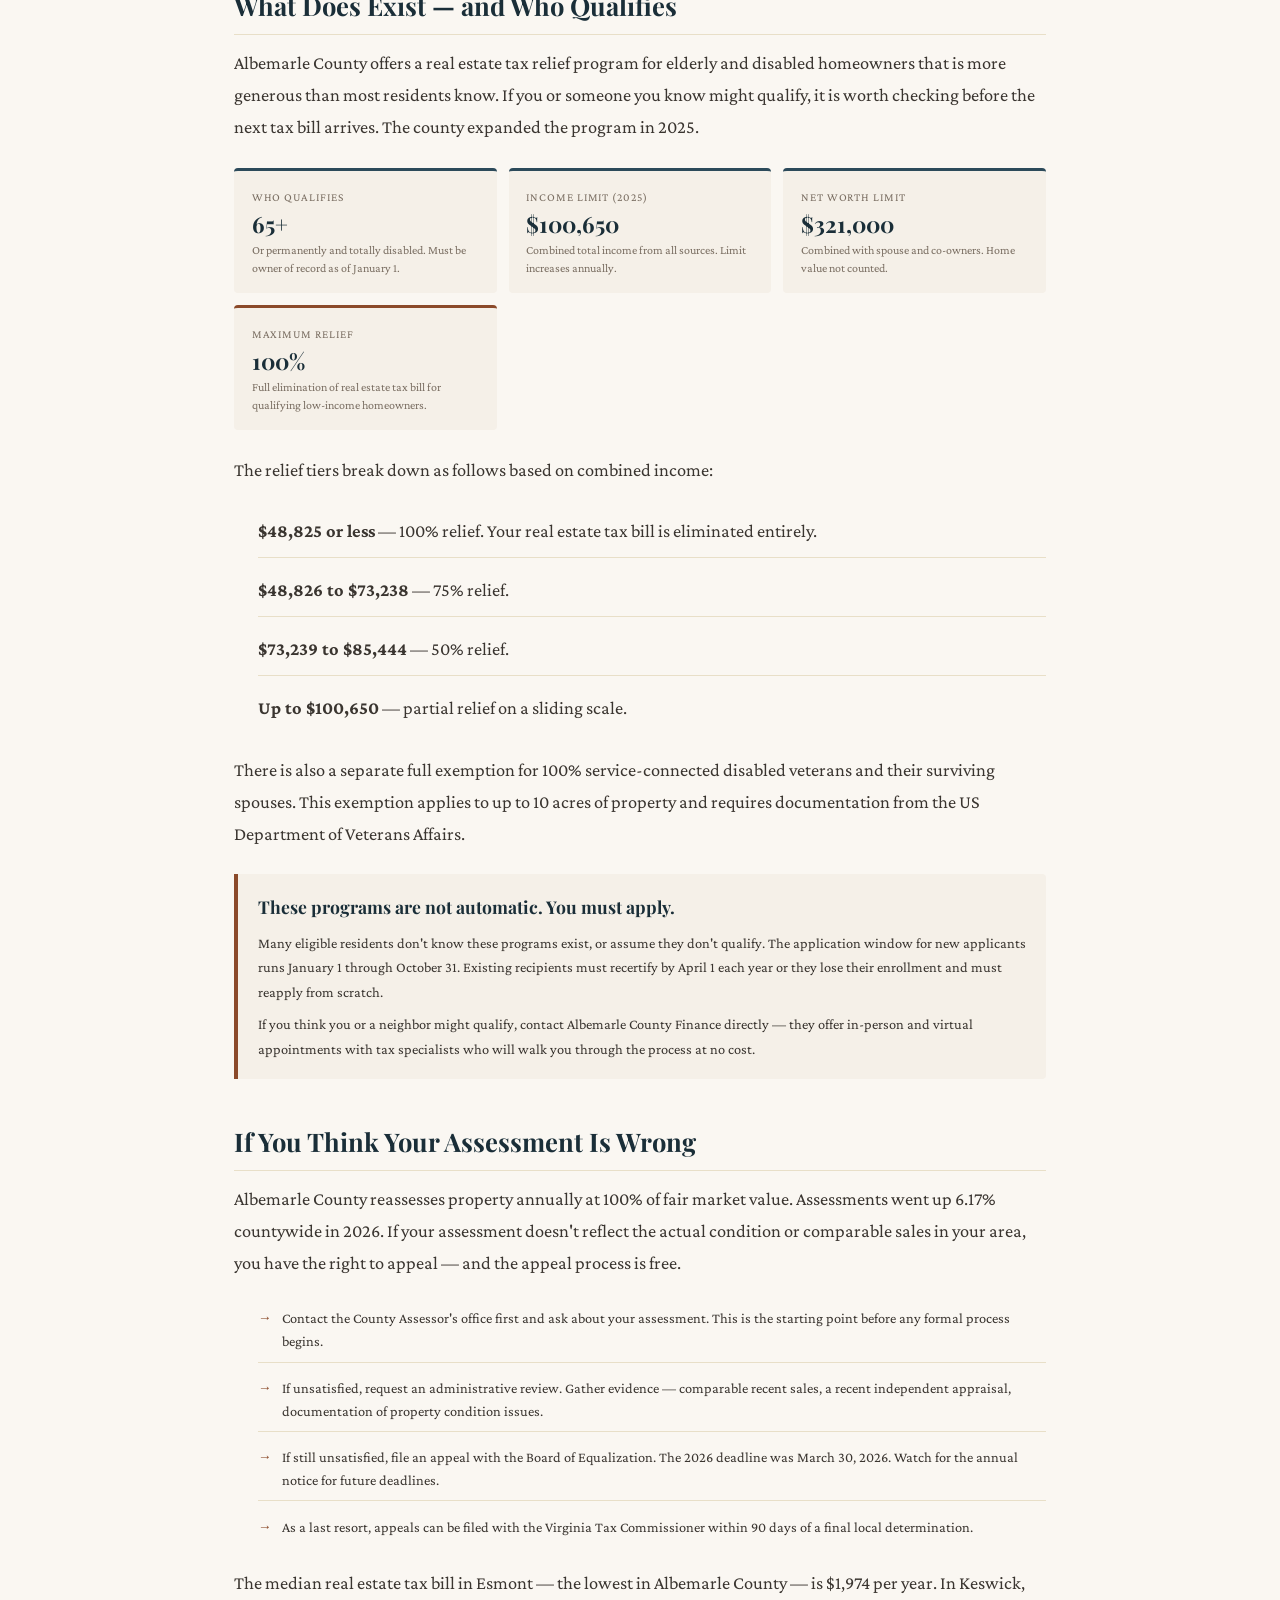
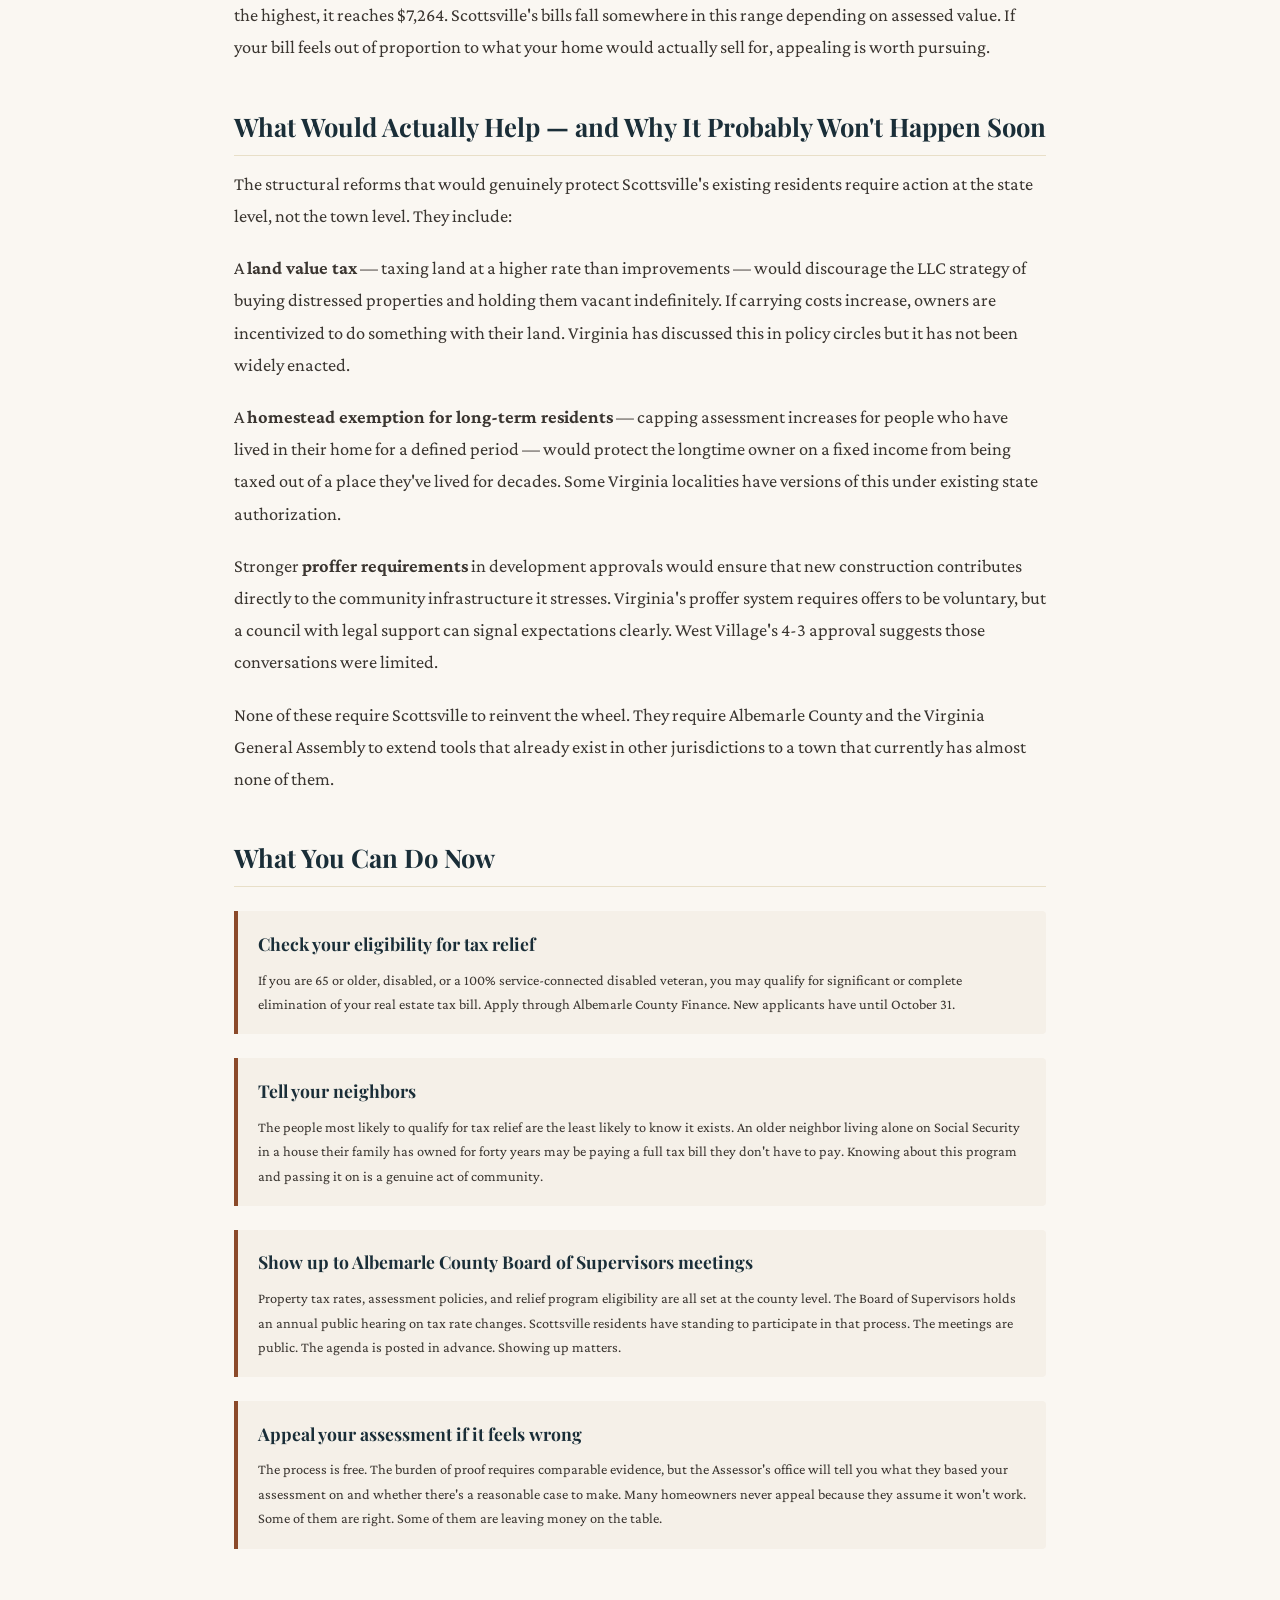
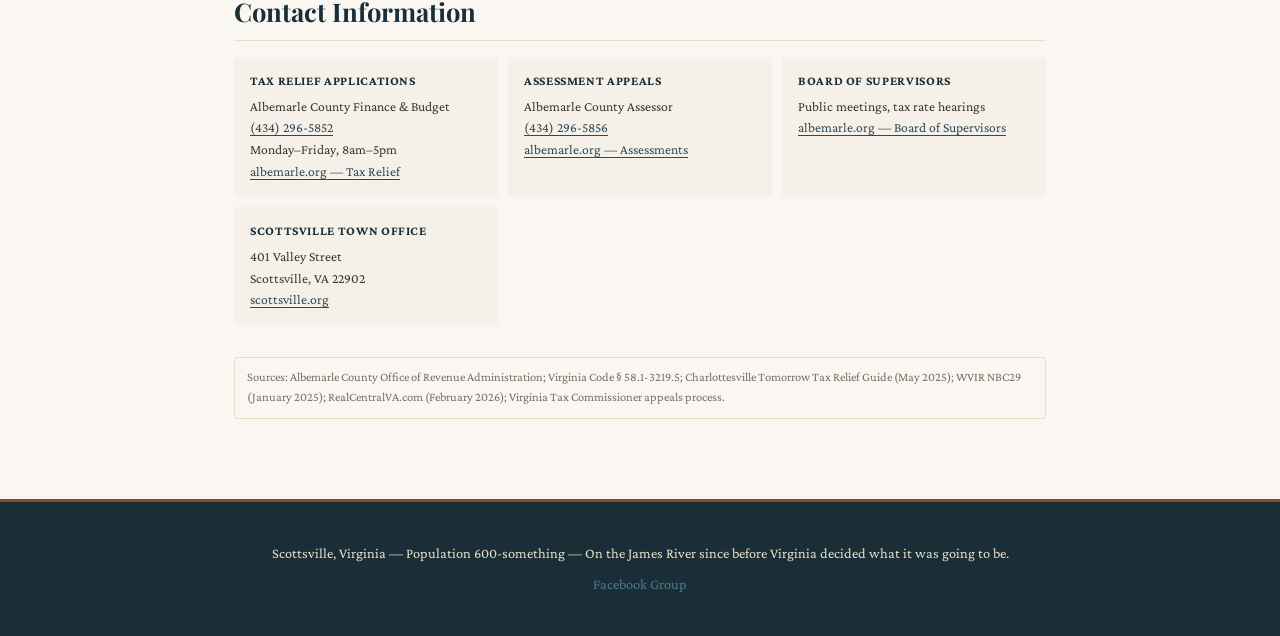
<file: taxes.html>
<!DOCTYPE html>
<html lang="en">
<head>
  <meta charset="UTF-8">
  <meta name="viewport" content="width=device-width, initial-scale=1.0">
  <title>Taxes & Property — The Bend in the River</title>
  <link rel="stylesheet" href="css/style.css">
  <link rel="preconnect" href="https://fonts.googleapis.com">
  <link href="https://fonts.googleapis.com/css2?family=Playfair+Display:ital,wght@0,400;0,700;1,400&family=Crimson+Pro:ital,wght@0,300;0,400;1,300&display=swap" rel="stylesheet">
  <style>
    .relief-grid {
      display: grid;
      grid-template-columns: repeat(auto-fit, minmax(200px, 1fr));
      gap: 12px;
      margin: 1.5rem 0;
    }
    .relief-card {
      background: var(--sand);
      border-radius: 4px;
      padding: 1rem 1.1rem;
      border-top: 3px solid var(--river);
    }
    .relief-card.accent { border-top-color: var(--rust); }
    .relief-card .r-label {
      font-size: 0.72rem;
      text-transform: uppercase;
      letter-spacing: 0.08em;
      color: var(--stone);
      margin-bottom: 4px;
    }
    .relief-card .r-value {
      font-family: var(--font-display);
      font-size: 1.4rem;
      font-weight: 700;
      color: var(--river-deep);
      line-height: 1.2;
    }
    .relief-card .r-sub {
      font-size: 0.75rem;
      color: var(--stone);
      margin-top: 3px;
      line-height: 1.5;
    }
    .action-box {
      background: var(--sand);
      border-left: 4px solid var(--rust);
      border-radius: 0 4px 4px 0;
      padding: 1.1rem 1.25rem;
      margin: 1.5rem 0;
    }
    .action-box h3 {
      font-family: var(--font-display);
      font-size: 1.1rem;
      color: var(--river-deep);
      margin-bottom: 0.5rem;
    }
    .action-box p {
      font-size: 0.9rem;
      color: var(--ink-soft);
      line-height: 1.7;
      margin-bottom: 0.5rem;
    }
    .action-box p:last-child { margin-bottom: 0; }
    .action-box a {
      color: var(--river);
      font-weight: 400;
    }
    .step-list {
      list-style: none;
      margin: 0.75rem 0;
      padding: 0;
    }
    .step-list li {
      padding: 0.5rem 0 0.5rem 1.5rem;
      position: relative;
      font-size: 0.9rem;
      color: var(--ink-soft);
      border-bottom: 1px solid var(--sand-dark);
      line-height: 1.6;
    }
    .step-list li:last-child { border-bottom: none; }
    .step-list li::before {
      content: '→';
      position: absolute;
      left: 0;
      color: var(--rust);
      font-size: 0.85rem;
    }
    .contact-grid {
      display: grid;
      grid-template-columns: repeat(auto-fit, minmax(220px, 1fr));
      gap: 10px;
      margin: 1rem 0;
    }
    .contact-card {
      background: var(--sand);
      border-radius: 4px;
      padding: 0.9rem 1rem;
      font-size: 0.85rem;
      color: var(--ink-soft);
      line-height: 1.6;
    }
    .contact-card strong {
      display: block;
      color: var(--river-deep);
      font-size: 0.8rem;
      text-transform: uppercase;
      letter-spacing: 0.05em;
      margin-bottom: 4px;
    }
    .contact-card a { color: var(--river); }
  </style>
</head>
<body>

  <header>
    <nav>
      <a href="index.html" class="nav-home">The Bend in the River</a>
      <ul>
        <li><a href="index.html">Home</a></li>
        <li><a href="history.html">History</a></li>
        <li><a href="today.html">The Town Today</a></li>
        <li><a href="gentrification.html">Gentrification</a></li>
        <li><a href="issues.html" class="active">Issues</a></li>
        <li><a href="data.html">The Data</a></li>
        <li><a href="language.html">Learning the Language</a></li>
        <li><a href="resources.html">Resources</a></li>
      </ul>
    </nav>
  </header>

  <main class="page-main">

    <section class="page-hero">
      <div class="container">
        <h1>Taxes &amp; Property</h1>
        <p class="page-sub">Why the system works the way it does — and what you can do about it.</p>
      </div>
    </section>

    <section class="prose-section">
      <div class="container prose">

        <p class="lead">Scottsville has no property tax. This sounds like good news until you understand what it means: the town has almost no control over the revenue generated by the land and homes within its boundaries — and no mechanism to protect long-term residents from being priced out of a place they built.</p>

        <h2>Why Scottsville Has No Property Tax</h2>

        <p>Property owners in Scottsville pay real estate taxes to Albemarle County — not to the town. This is not unusual for small Virginia towns, but it has significant consequences. When property values rise, the county's revenue increases. The town's revenue does not. Scottsville funds its operations almost entirely through locally generated sources — meals tax, utility taxes, business licenses, and state-shared revenues — with meals tax alone accounting for more than 22% of total town revenue.</p>

        <p>This means the town's fiscal health rises and falls with how many people are eating out locally. It has no stable base tied to land value, no automatic share of the appreciation that development generates, and no direct financial stake in what happens to property within its own boundaries.</p>

        <p>When Tenaska's plant generates tax revenue, it goes to Fluvanna County — where the plant sits — not to Scottsville, whose residents live next to it. When West Village's new homes are assessed, that revenue goes to Albemarle County. The town that absorbs the social pressure of rising values and development captures almost none of the financial benefit.</p>

        <h2>Why the Town Can't Simply Fix This</h2>

        <p>Virginia operates under the Dillon Rule — one of the strictest applications of it in the country. Under Dillon Rule, localities can only do what the state legislature in Richmond explicitly authorizes them to do. Scottsville cannot decide on its own to implement a property tax, create a progressive tax structure, or design a homestead protection program. It needs state enabling legislation first.</p>

        <p>Virginia's Constitution also requires that taxation be uniform within each class of property. A $500,000 home and a $150,000 home must be taxed at the same rate — a progressive property tax structure that protects lower-value homes is almost certainly unconstitutional under the current framework without a constitutional amendment.</p>

        <p>What this means in practice is that the tools Scottsville would need to protect its existing residents from displacement pressure mostly don't exist at the town level, and the ones that do exist sit with Albemarle County — an entity whose financial interests are not perfectly aligned with Scottsville's. The county benefits from rising assessments and new development. Scottsville bears much of the social cost.</p>

        <h2>What Does Exist — and Who Qualifies</h2>

        <p>Albemarle County offers a real estate tax relief program for elderly and disabled homeowners that is more generous than most residents know. If you or someone you know might qualify, it is worth checking before the next tax bill arrives. The county expanded the program in 2025.</p>

        <div class="relief-grid">
          <div class="relief-card">
            <div class="r-label">Who qualifies</div>
            <div class="r-value">65+</div>
            <div class="r-sub">Or permanently and totally disabled. Must be owner of record as of January 1.</div>
          </div>
          <div class="relief-card">
            <div class="r-label">Income limit (2025)</div>
            <div class="r-value">$100,650</div>
            <div class="r-sub">Combined total income from all sources. Limit increases annually.</div>
          </div>
          <div class="relief-card">
            <div class="r-label">Net worth limit</div>
            <div class="r-value">$321,000</div>
            <div class="r-sub">Combined with spouse and co-owners. Home value not counted.</div>
          </div>
          <div class="relief-card accent">
            <div class="r-label">Maximum relief</div>
            <div class="r-value">100%</div>
            <div class="r-sub">Full elimination of real estate tax bill for qualifying low-income homeowners.</div>
          </div>
        </div>

        <p>The relief tiers break down as follows based on combined income:</p>

        <ul class="resource-list">
          <li><strong>$48,825 or less</strong> — 100% relief. Your real estate tax bill is eliminated entirely.</li>
          <li><strong>$48,826 to $73,238</strong> — 75% relief.</li>
          <li><strong>$73,239 to $85,444</strong> — 50% relief.</li>
          <li><strong>Up to $100,650</strong> — partial relief on a sliding scale.</li>
        </ul>

        <p>There is also a separate full exemption for 100% service-connected disabled veterans and their surviving spouses. This exemption applies to up to 10 acres of property and requires documentation from the US Department of Veterans Affairs.</p>

        <div class="action-box">
          <h3>These programs are not automatic. You must apply.</h3>
          <p>Many eligible residents don't know these programs exist, or assume they don't qualify. The application window for new applicants runs January 1 through October 31. Existing recipients must recertify by April 1 each year or they lose their enrollment and must reapply from scratch.</p>
          <p>If you think you or a neighbor might qualify, contact Albemarle County Finance directly — they offer in-person and virtual appointments with tax specialists who will walk you through the process at no cost.</p>
        </div>

        <h2>If You Think Your Assessment Is Wrong</h2>

        <p>Albemarle County reassesses property annually at 100% of fair market value. Assessments went up 6.17% countywide in 2026. If your assessment doesn't reflect the actual condition or comparable sales in your area, you have the right to appeal — and the appeal process is free.</p>

        <ul class="step-list">
          <li>Contact the County Assessor's office first and ask about your assessment. This is the starting point before any formal process begins.</li>
          <li>If unsatisfied, request an administrative review. Gather evidence — comparable recent sales, a recent independent appraisal, documentation of property condition issues.</li>
          <li>If still unsatisfied, file an appeal with the Board of Equalization. The 2026 deadline was March 30, 2026. Watch for the annual notice for future deadlines.</li>
          <li>As a last resort, appeals can be filed with the Virginia Tax Commissioner within 90 days of a final local determination.</li>
        </ul>

        <p>The median real estate tax bill in Esmont — the lowest in Albemarle County — is $1,974 per year. In Keswick, the highest, it reaches $7,264. Scottsville's bills fall somewhere in this range depending on assessed value. If your bill feels out of proportion to what your home would actually sell for, appealing is worth pursuing.</p>

        <h2>What Would Actually Help — and Why It Probably Won't Happen Soon</h2>

        <p>The structural reforms that would genuinely protect Scottsville's existing residents require action at the state level, not the town level. They include:</p>

        <p>A <strong>land value tax</strong> — taxing land at a higher rate than improvements — would discourage the LLC strategy of buying distressed properties and holding them vacant indefinitely. If carrying costs increase, owners are incentivized to do something with their land. Virginia has discussed this in policy circles but it has not been widely enacted.</p>

        <p>A <strong>homestead exemption for long-term residents</strong> — capping assessment increases for people who have lived in their home for a defined period — would protect the longtime owner on a fixed income from being taxed out of a place they've lived for decades. Some Virginia localities have versions of this under existing state authorization.</p>

        <p>Stronger <strong>proffer requirements</strong> in development approvals would ensure that new construction contributes directly to the community infrastructure it stresses. Virginia's proffer system requires offers to be voluntary, but a council with legal support can signal expectations clearly. West Village's 4-3 approval suggests those conversations were limited.</p>

        <p>None of these require Scottsville to reinvent the wheel. They require Albemarle County and the Virginia General Assembly to extend tools that already exist in other jurisdictions to a town that currently has almost none of them.</p>

        <h2>What You Can Do Now</h2>

        <div class="action-box">
          <h3>Check your eligibility for tax relief</h3>
          <p>If you are 65 or older, disabled, or a 100% service-connected disabled veteran, you may qualify for significant or complete elimination of your real estate tax bill. Apply through Albemarle County Finance. New applicants have until October 31.</p>
        </div>

        <div class="action-box">
          <h3>Tell your neighbors</h3>
          <p>The people most likely to qualify for tax relief are the least likely to know it exists. An older neighbor living alone on Social Security in a house their family has owned for forty years may be paying a full tax bill they don't have to pay. Knowing about this program and passing it on is a genuine act of community.</p>
        </div>

        <div class="action-box">
          <h3>Show up to Albemarle County Board of Supervisors meetings</h3>
          <p>Property tax rates, assessment policies, and relief program eligibility are all set at the county level. The Board of Supervisors holds an annual public hearing on tax rate changes. Scottsville residents have standing to participate in that process. The meetings are public. The agenda is posted in advance. Showing up matters.</p>
        </div>

        <div class="action-box">
          <h3>Appeal your assessment if it feels wrong</h3>
          <p>The process is free. The burden of proof requires comparable evidence, but the Assessor's office will tell you what they based your assessment on and whether there's a reasonable case to make. Many homeowners never appeal because they assume it won't work. Some of them are right. Some of them are leaving money on the table.</p>
        </div>

        <h2>Contact Information</h2>

        <div class="contact-grid">
          <div class="contact-card">
            <strong>Tax Relief Applications</strong>
            Albemarle County Finance &amp; Budget<br>
            <a href="tel:4342965852">(434) 296-5852</a><br>
            Monday–Friday, 8am–5pm<br>
            <a href="https://www.albemarle.org/government/finance/real-estate-tax-assessments/real-estate-tax-relief" target="_blank">albemarle.org — Tax Relief</a>
          </div>
          <div class="contact-card">
            <strong>Assessment Appeals</strong>
            Albemarle County Assessor<br>
            <a href="tel:4342965856">(434) 296-5856</a><br>
            <a href="https://www.albemarle.org/government/finance/real-estate-tax-assessments" target="_blank">albemarle.org — Assessments</a>
          </div>
          <div class="contact-card">
            <strong>Board of Supervisors</strong>
            Public meetings, tax rate hearings<br>
            <a href="https://www.albemarle.org/government/board-of-supervisors" target="_blank">albemarle.org — Board of Supervisors</a>
          </div>
          <div class="contact-card">
            <strong>Scottsville Town Office</strong>
            401 Valley Street<br>
            Scottsville, VA 22902<br>
            <a href="https://www.scottsville.org" target="_blank">scottsville.org</a>
          </div>
        </div>

        <div class="sources" style="margin-top:2rem; font-size:0.78rem; color:var(--stone); border:1px solid var(--sand-dark); border-radius:4px; padding:10px 12px; line-height:1.6;">
          Sources: Albemarle County Office of Revenue Administration; Virginia Code § 58.1-3219.5; Charlottesville Tomorrow Tax Relief Guide (May 2025); WVIR NBC29 (January 2025); RealCentralVA.com (February 2026); Virginia Tax Commissioner appeals process.
        </div>

      </div>
    </section>

  </main>

  <footer>
    <div class="container">
      <p>Scottsville, Virginia &mdash; Population 600-something &mdash; On the James River since before Virginia decided what it was going to be.</p>
      <p class="footer-links">
        <a href="https://www.facebook.com/groups/scottsvillevirginia" target="_blank">Facebook Group</a>
      </p>
    </div>
  </footer>

</body>
</html>
</file>
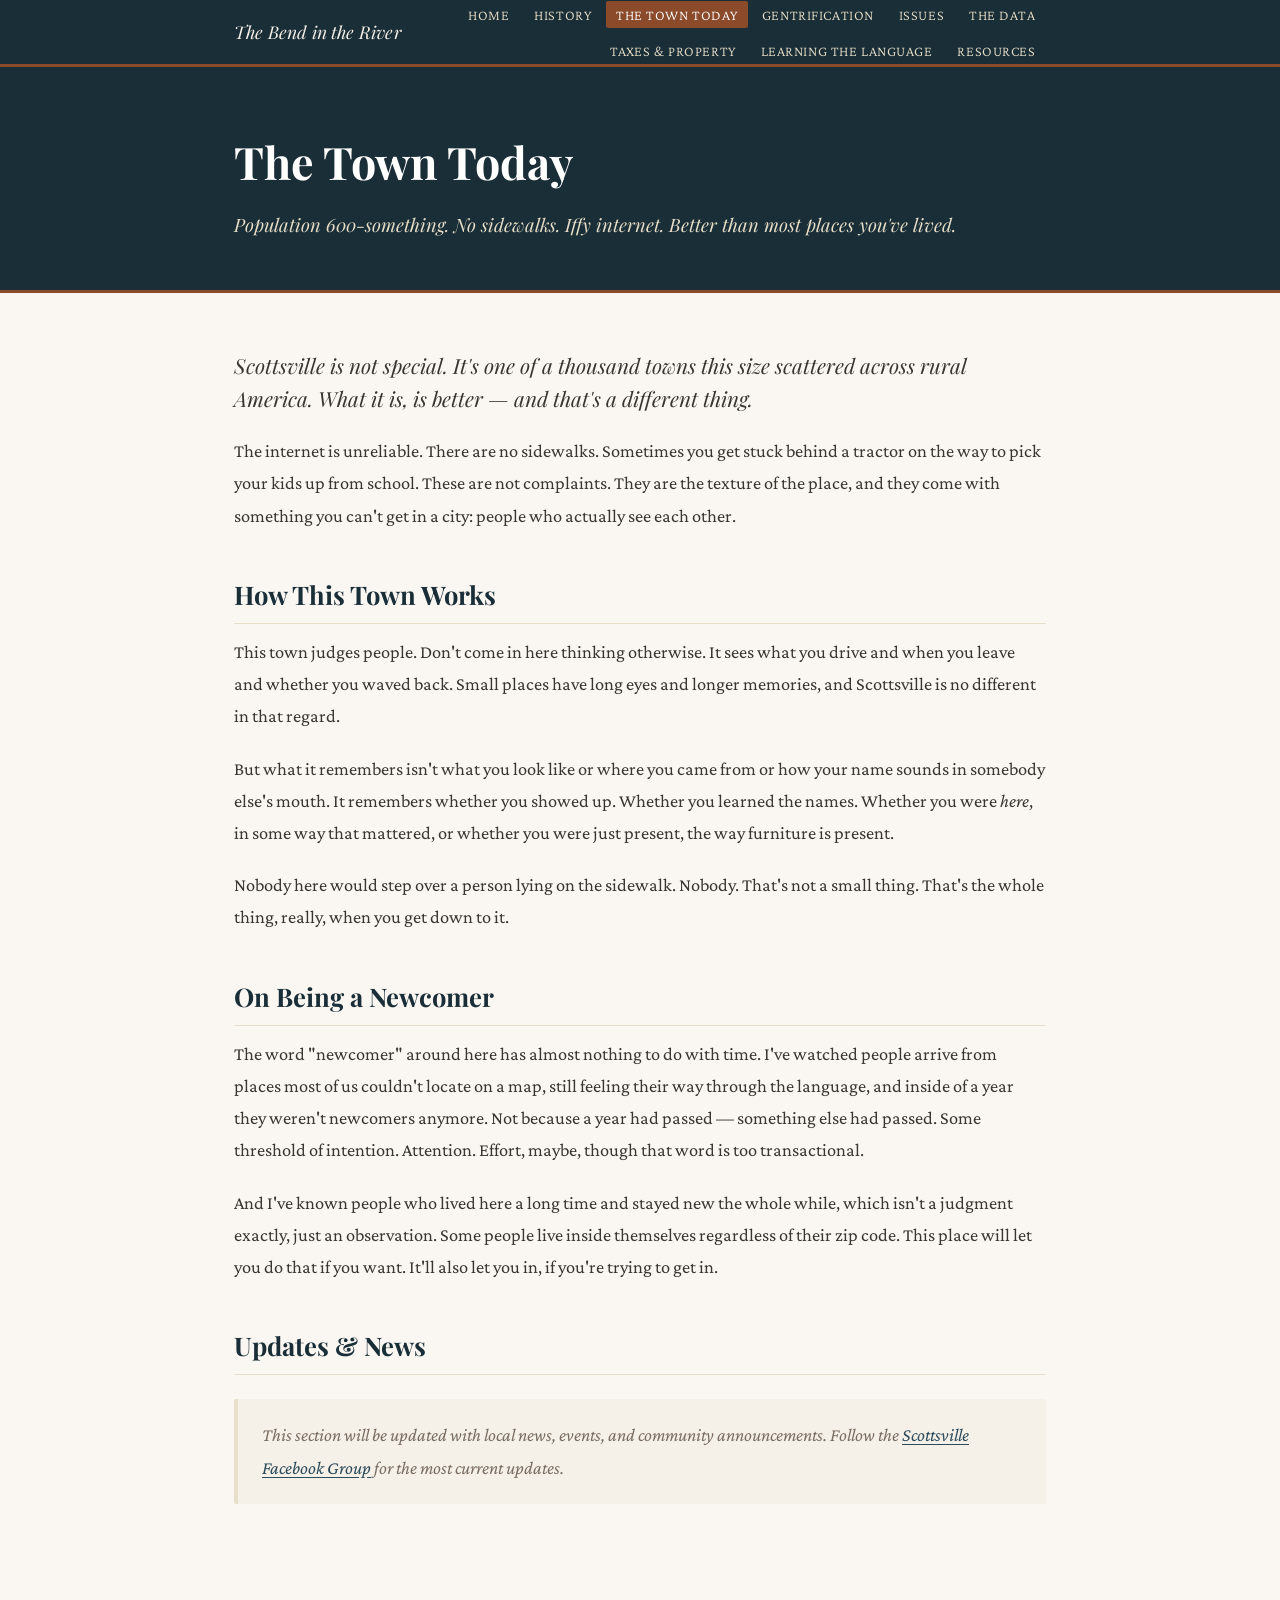
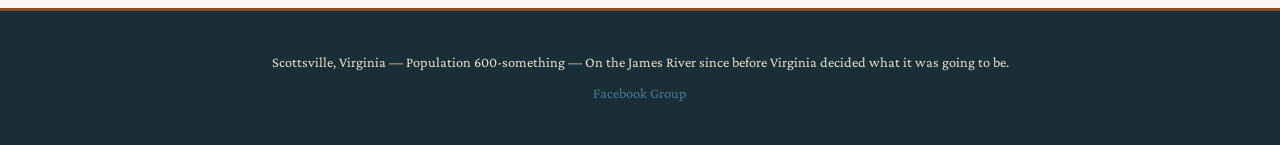
<file: today.html>
<!DOCTYPE html>
<html lang="en">
<head>
  <meta charset="UTF-8">
  <meta name="viewport" content="width=device-width, initial-scale=1.0">
  <title>The Town Today — The Bend in the River</title>
  <link rel="stylesheet" href="css/style.css">
  <link rel="preconnect" href="https://fonts.googleapis.com">
  <link href="https://fonts.googleapis.com/css2?family=Playfair+Display:ital,wght@0,400;0,700;1,400&family=Crimson+Pro:ital,wght@0,300;0,400;1,300&display=swap" rel="stylesheet">
</head>
<body>

  <header>
    <nav>
      <a href="index.html" class="nav-home">The Bend in the River</a>
      <ul>
        <li><a href="index.html">Home</a></li>
        <li><a href="history.html">History</a></li>
        <li><a href="today.html" class="active">The Town Today</a></li>
        <li><a href="gentrification.html">Gentrification</a></li>
        <li><a href="issues.html">Issues</a></li>
        <li><a href="data.html">The Data</a></li>
        <li><a href="taxes.html">Taxes &amp; Property</a></li>
        <li><a href="language.html">Learning the Language</a></li>
        <li><a href="resources.html">Resources</a></li>
      </ul>
    </nav>
  </header>

  <main class="page-main">

    <section class="page-hero">
      <div class="container">
        <h1>The Town Today</h1>
        <p class="page-sub">Population 600-something. No sidewalks. Iffy internet. Better than most places you've lived.</p>
      </div>
    </section>

    <section class="prose-section">
      <div class="container prose">

        <p class="lead">Scottsville is not special. It's one of a thousand towns this size scattered across rural America. What it is, is better — and that's a different thing.</p>

        <p>The internet is unreliable. There are no sidewalks. Sometimes you get stuck behind a tractor on the way to pick your kids up from school. These are not complaints. They are the texture of the place, and they come with something you can't get in a city: people who actually see each other.</p>

        <h2>How This Town Works</h2>

        <p>This town judges people. Don't come in here thinking otherwise. It sees what you drive and when you leave and whether you waved back. Small places have long eyes and longer memories, and Scottsville is no different in that regard.</p>

        <p>But what it remembers isn't what you look like or where you came from or how your name sounds in somebody else's mouth. It remembers whether you showed up. Whether you learned the names. Whether you were <em>here</em>, in some way that mattered, or whether you were just present, the way furniture is present.</p>

        <p>Nobody here would step over a person lying on the sidewalk. Nobody. That's not a small thing. That's the whole thing, really, when you get down to it.</p>

        <h2>On Being a Newcomer</h2>

        <p>The word "newcomer" around here has almost nothing to do with time. I've watched people arrive from places most of us couldn't locate on a map, still feeling their way through the language, and inside of a year they weren't newcomers anymore. Not because a year had passed — something else had passed. Some threshold of intention. Attention. Effort, maybe, though that word is too transactional.</p>

        <p>And I've known people who lived here a long time and stayed new the whole while, which isn't a judgment exactly, just an observation. Some people live inside themselves regardless of their zip code. This place will let you do that if you want. It'll also let you in, if you're trying to get in.</p>

        <h2>Updates &amp; News</h2>

        <div class="news-placeholder">
          <p><em>This section will be updated with local news, events, and community announcements. Follow the <a href="https://www.facebook.com/groups/scottsvillevirginia" target="_blank">Scottsville Facebook Group</a> for the most current updates.</em></p>
        </div>

      </div>
    </section>

  </main>

  <footer>
    <div class="container">
      <p>Scottsville, Virginia &mdash; Population 600-something &mdash; On the James River since before Virginia decided what it was going to be.</p>
      <p class="footer-links">
        <a href="https://www.facebook.com/groups/scottsvillevirginia" target="_blank">Facebook Group</a>
      </p>
    </div>
  </footer>

</body>
</html>
</file>
<file: css/style.css>
/* =========================================
   The Bend in the River — Scottsville, VA
   ========================================= */

:root {
  --river:       #2c4a5a;
  --river-deep:  #1a2e38;
  --river-light: #4a7a8a;
  --sand:        #f5f0e8;
  --sand-dark:   #e8dfc8;
  --ink:         #1e1e1e;
  --ink-soft:    #3a3530;
  --stone:       #7a6e62;
  --rust:        #8b4a2a;
  --cream:       #faf7f2;
  --white:       #ffffff;

  --font-display: 'Playfair Display', Georgia, serif;
  --font-body:    'Crimson Pro', Georgia, serif;

  --max-width: 860px;
  --nav-height: 64px;
}

/* ---- Reset & Base ---- */

*, *::before, *::after { box-sizing: border-box; margin: 0; padding: 0; }

html { scroll-behavior: smooth; }

body {
  font-family: var(--font-body);
  font-size: 1.15rem;
  line-height: 1.75;
  color: var(--ink);
  background: var(--cream);
}

img { max-width: 100%; display: block; }

a { color: var(--river); text-decoration: underline; text-underline-offset: 3px; }
a:hover { color: var(--rust); }

/* ---- Navigation ---- */

header {
  position: sticky;
  top: 0;
  z-index: 100;
  background: var(--river-deep);
  border-bottom: 3px solid var(--rust);
}

nav {
  max-width: var(--max-width);
  margin: 0 auto;
  padding: 0 1.5rem;
  height: var(--nav-height);
  display: flex;
  align-items: center;
  justify-content: space-between;
  gap: 2rem;
}

.nav-home {
  font-family: var(--font-display);
  font-size: 1.1rem;
  font-style: italic;
  color: var(--sand) !important;
  text-decoration: none;
  white-space: nowrap;
  letter-spacing: 0.01em;
}

.nav-home:hover { color: var(--white) !important; }

nav ul {
  list-style: none;
  display: flex;
  gap: 0.25rem;
  flex-wrap: wrap;
  justify-content: flex-end;
}

nav ul li a {
  font-family: var(--font-body);
  font-size: 0.9rem;
  font-weight: 300;
  color: var(--sand-dark);
  text-decoration: none;
  padding: 0.35rem 0.65rem;
  border-radius: 2px;
  letter-spacing: 0.04em;
  text-transform: uppercase;
  transition: background 0.15s, color 0.15s;
}

nav ul li a:hover,
nav ul li a.active {
  background: var(--rust);
  color: var(--white);
}

/* ---- Container ---- */

.container {
  max-width: var(--max-width);
  margin: 0 auto;
  padding: 0 1.5rem;
}

/* ---- Hero (Home) ---- */

.hero {
  background: var(--river-deep);
  color: var(--sand);
  padding: 5rem 1.5rem 4rem;
  position: relative;
  overflow: hidden;
}

.hero::before {
  content: '';
  position: absolute;
  inset: 0;
  background:
    repeating-linear-gradient(
      -45deg,
      transparent,
      transparent 40px,
      rgba(255,255,255,0.015) 40px,
      rgba(255,255,255,0.015) 41px
    );
  pointer-events: none;
}

.hero-text {
  max-width: var(--max-width);
  margin: 0 auto;
  position: relative;
}

.hero-location {
  display: block;
  font-family: var(--font-body);
  font-size: 0.85rem;
  letter-spacing: 0.15em;
  text-transform: uppercase;
  color: var(--river-light);
  margin-bottom: 1rem;
}

.hero h1 {
  font-family: var(--font-display);
  font-size: clamp(2rem, 5vw, 3.2rem);
  font-weight: 700;
  line-height: 1.2;
  color: var(--white);
  margin-bottom: 1.25rem;
}

.hero-sub {
  font-family: var(--font-display);
  font-style: italic;
  font-size: clamp(1.1rem, 2.5vw, 1.35rem);
  color: var(--sand-dark);
  max-width: 620px;
  line-height: 1.6;
  margin-bottom: 2rem;
}

.hero-rule {
  position: absolute;
  bottom: 0;
  left: 0;
  right: 0;
  height: 4px;
  background: linear-gradient(90deg, var(--rust), var(--river-light), var(--rust));
  opacity: 0.6;
}

/* ---- Buttons ---- */

.btn {
  display: inline-block;
  background: var(--rust);
  color: var(--white);
  font-family: var(--font-body);
  font-size: 0.9rem;
  letter-spacing: 0.08em;
  text-transform: uppercase;
  text-decoration: none;
  padding: 0.65rem 1.5rem;
  border-radius: 2px;
  transition: background 0.15s;
}

.btn:hover { background: var(--river); color: var(--white); }

.btn-text {
  font-family: var(--font-body);
  font-size: 0.95rem;
  color: var(--river);
  text-decoration: none;
  letter-spacing: 0.02em;
  border-bottom: 1px solid var(--river-light);
  padding-bottom: 1px;
  transition: color 0.15s, border-color 0.15s;
}

.btn-text:hover { color: var(--rust); border-color: var(--rust); }

/* ---- Welcome Section ---- */

.welcome {
  padding: 4rem 0;
  background: var(--cream);
}

.welcome-intro {
  margin-bottom: 2rem;
  padding-bottom: 1.5rem;
  border-bottom: 1px solid var(--sand-dark);
}

.welcome-intro h2 {
  font-family: var(--font-display);
  font-size: 2rem;
  color: var(--river-deep);
  margin-bottom: 0.75rem;
}

.lead {
  font-family: var(--font-display);
  font-style: italic;
  font-size: 1.3rem;
  color: var(--ink-soft);
  line-height: 1.6;
}

.welcome-body p {
  margin-bottom: 1.25rem;
  color: var(--ink-soft);
}

.welcome-cta {
  margin-top: 2rem;
}

/* ---- Three Columns ---- */

.three-columns {
  background: var(--river-deep);
  padding: 3.5rem 0;
  color: var(--sand);
}

.three-columns .container {
  display: grid;
  grid-template-columns: repeat(auto-fit, minmax(220px, 1fr));
  gap: 2.5rem;
}

.col h3 {
  font-family: var(--font-display);
  font-size: 1.3rem;
  color: var(--white);
  margin-bottom: 0.75rem;
  padding-bottom: 0.5rem;
  border-bottom: 2px solid var(--rust);
}

.col p {
  font-size: 1rem;
  color: var(--sand-dark);
  margin-bottom: 1rem;
  line-height: 1.65;
}

.col .btn-text {
  color: var(--river-light);
  border-color: var(--river-light);
}

.col .btn-text:hover { color: var(--white); border-color: var(--white); }

/* ---- River Quote ---- */

.river-quote {
  background: var(--sand);
  padding: 4rem 1.5rem;
  text-align: center;
  border-top: 3px solid var(--rust);
  border-bottom: 3px solid var(--rust);
}

.river-quote blockquote {
  font-family: var(--font-display);
  font-style: italic;
  font-size: clamp(1.3rem, 3vw, 1.8rem);
  color: var(--river-deep);
  line-height: 1.5;
  max-width: 600px;
  margin: 0 auto;
}

/* ---- Page Hero (interior pages) ---- */

.page-hero {
  background: var(--river-deep);
  color: var(--sand);
  padding: 3.5rem 1.5rem 3rem;
  border-bottom: 3px solid var(--rust);
}

.page-hero h1 {
  font-family: var(--font-display);
  font-size: clamp(1.8rem, 4vw, 2.8rem);
  color: var(--white);
  margin-bottom: 0.5rem;
}

.page-sub {
  font-family: var(--font-display);
  font-style: italic;
  font-size: 1.15rem;
  color: var(--sand-dark);
}

/* ---- Prose Section ---- */

.prose-section {
  padding: 3.5rem 0 5rem;
}

.prose h2 {
  font-family: var(--font-display);
  font-size: 1.6rem;
  color: var(--river-deep);
  margin: 2.5rem 0 0.75rem;
  padding-bottom: 0.4rem;
  border-bottom: 1px solid var(--sand-dark);
}

.prose p {
  margin-bottom: 1.25rem;
  color: var(--ink-soft);
}

.prose em { font-style: italic; }

.prose ul, .prose ol {
  margin: 0 0 1.25rem 1.5rem;
  color: var(--ink-soft);
}

.prose li { margin-bottom: 0.4rem; }

.pullquote {
  font-family: var(--font-display);
  font-style: italic;
  font-size: 1.3rem !important;
  color: var(--river-deep) !important;
  border-left: 4px solid var(--rust);
  padding: 0.5rem 0 0.5rem 1.5rem;
  margin: 2rem 0 !important;
}

.closing {
  font-family: var(--font-display);
  font-weight: 700;
  font-size: 1.15rem !important;
  color: var(--river-deep) !important;
  margin-top: 2rem !important;
}

.closing-small {
  font-family: var(--font-display);
  font-style: italic;
  color: var(--stone) !important;
}

/* ---- News Placeholder ---- */

.news-placeholder,
.issue-placeholder,
.resource-placeholder {
  background: var(--sand);
  border-left: 4px solid var(--sand-dark);
  padding: 1.25rem 1.5rem;
  margin: 1.5rem 0;
  border-radius: 2px;
}

.news-placeholder p,
.issue-placeholder p,
.resource-placeholder p {
  margin: 0;
  color: var(--stone) !important;
  font-style: italic;
}

/* ---- Resource List ---- */

.resource-list {
  list-style: none;
  margin: 0 0 2rem 0;
}

.resource-list li {
  padding: 0.6rem 0;
  border-bottom: 1px solid var(--sand-dark);
  color: var(--ink-soft);
}

.resource-list li:last-child { border-bottom: none; }

/* ---- Footer ---- */

footer {
  background: var(--river-deep);
  color: var(--sand-dark);
  padding: 2.5rem 0;
  text-align: center;
  border-top: 3px solid var(--rust);
}

footer p {
  font-size: 0.9rem;
  line-height: 1.6;
  margin-bottom: 0.5rem;
}

footer p:last-child { margin-bottom: 0; }

.footer-links a {
  color: var(--river-light);
  text-decoration: none;
  font-size: 0.9rem;
  margin: 0 0.5rem;
  border-bottom: 1px solid transparent;
  transition: border-color 0.15s, color 0.15s;
}

.footer-links a:hover {
  color: var(--white);
  border-color: var(--white);
}

/* ---- Responsive ---- */

@media (max-width: 640px) {
  nav {
    flex-direction: column;
    height: auto;
    padding: 0.75rem 1rem;
    gap: 0.5rem;
  }

  nav ul {
    justify-content: center;
    gap: 0.15rem;
  }

  nav ul li a {
    font-size: 0.8rem;
    padding: 0.25rem 0.5rem;
  }

  .hero { padding: 3rem 1.25rem 3rem; }

  .three-columns .container {
    grid-template-columns: 1fr;
    gap: 2rem;
  }
}
</file>
